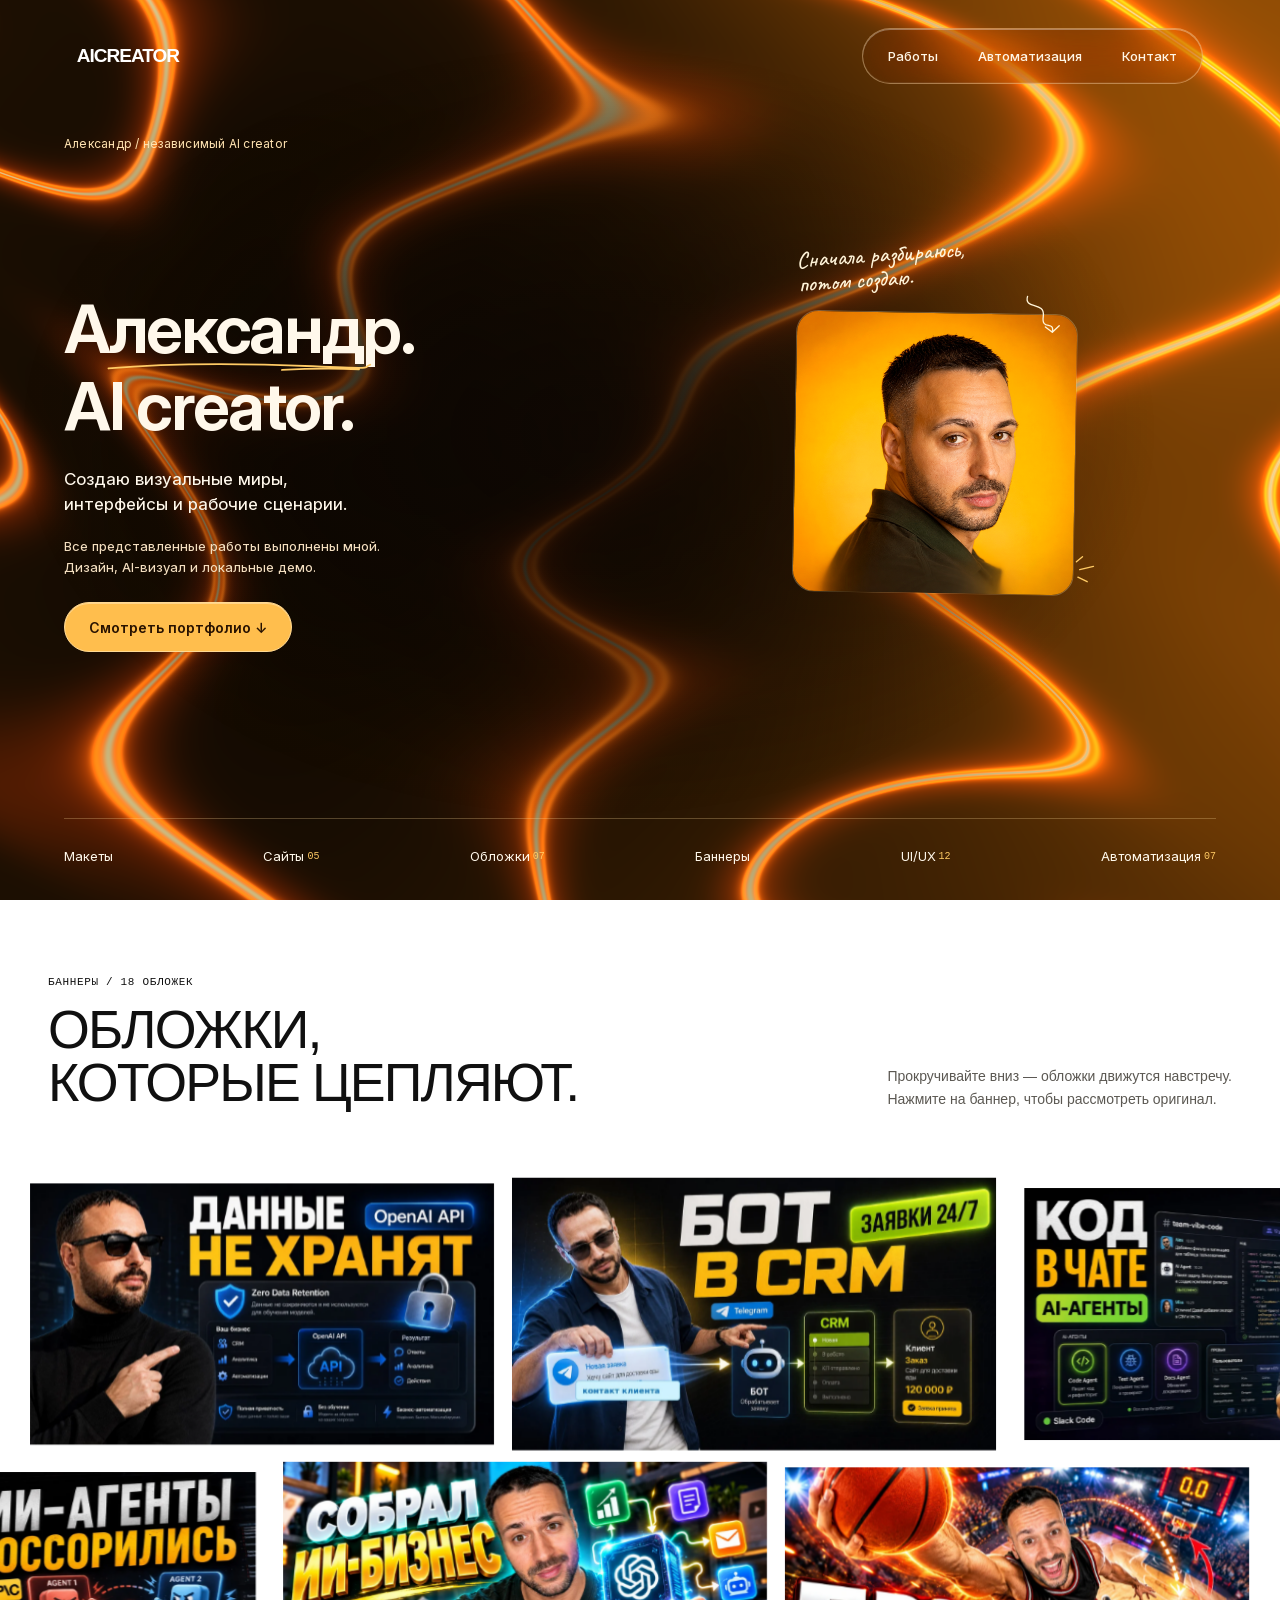
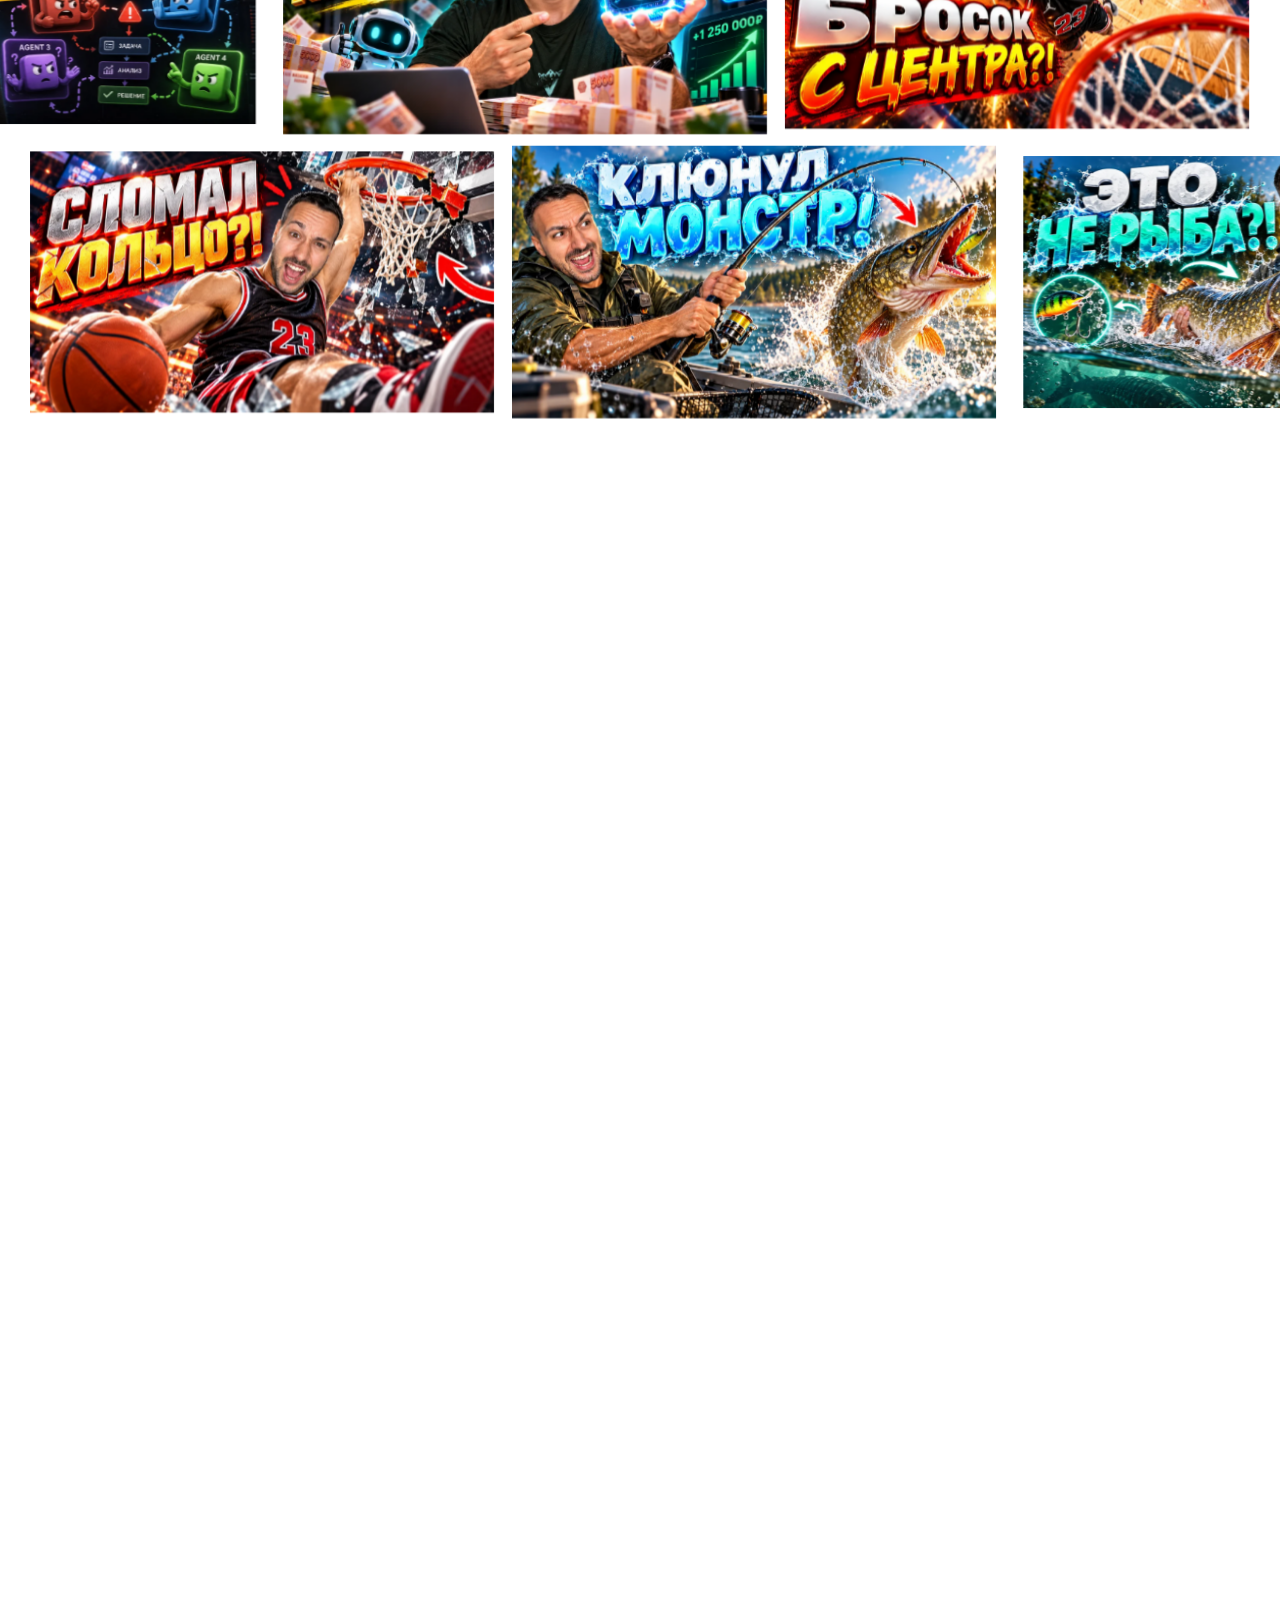
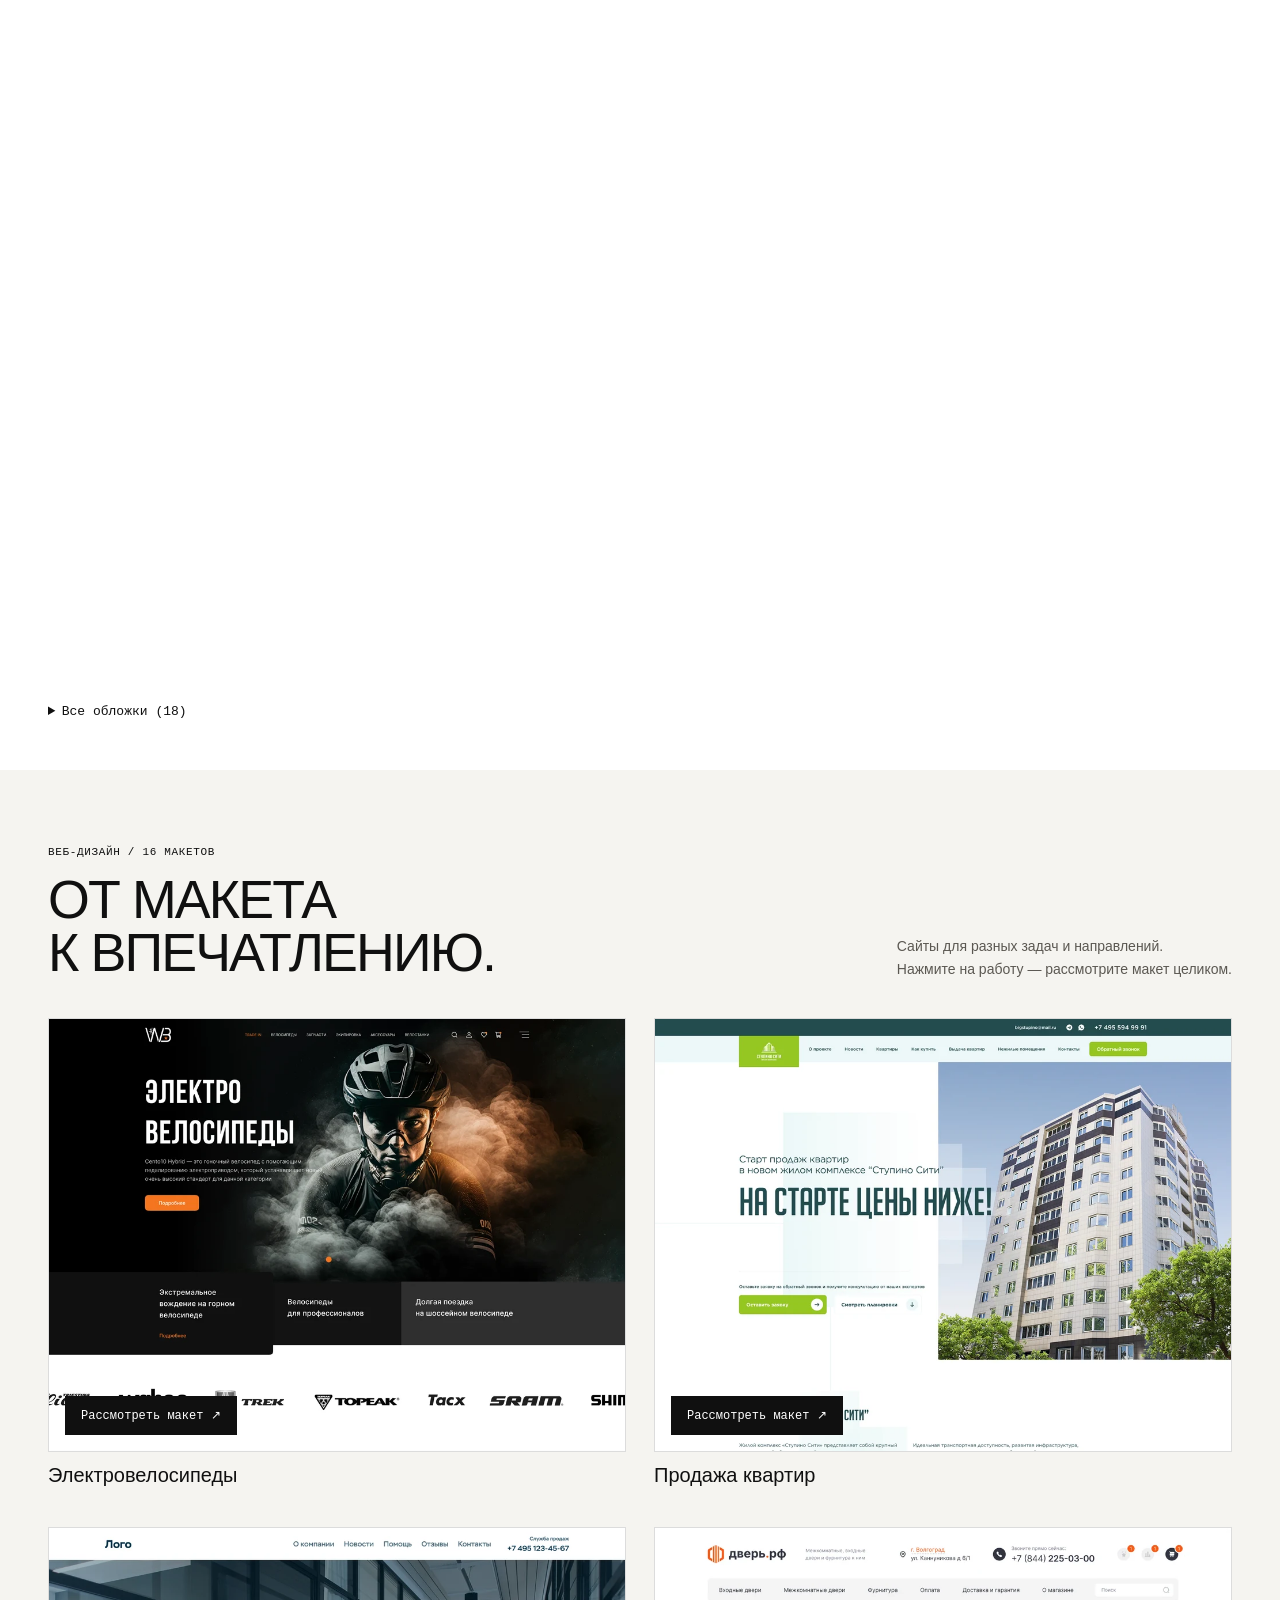
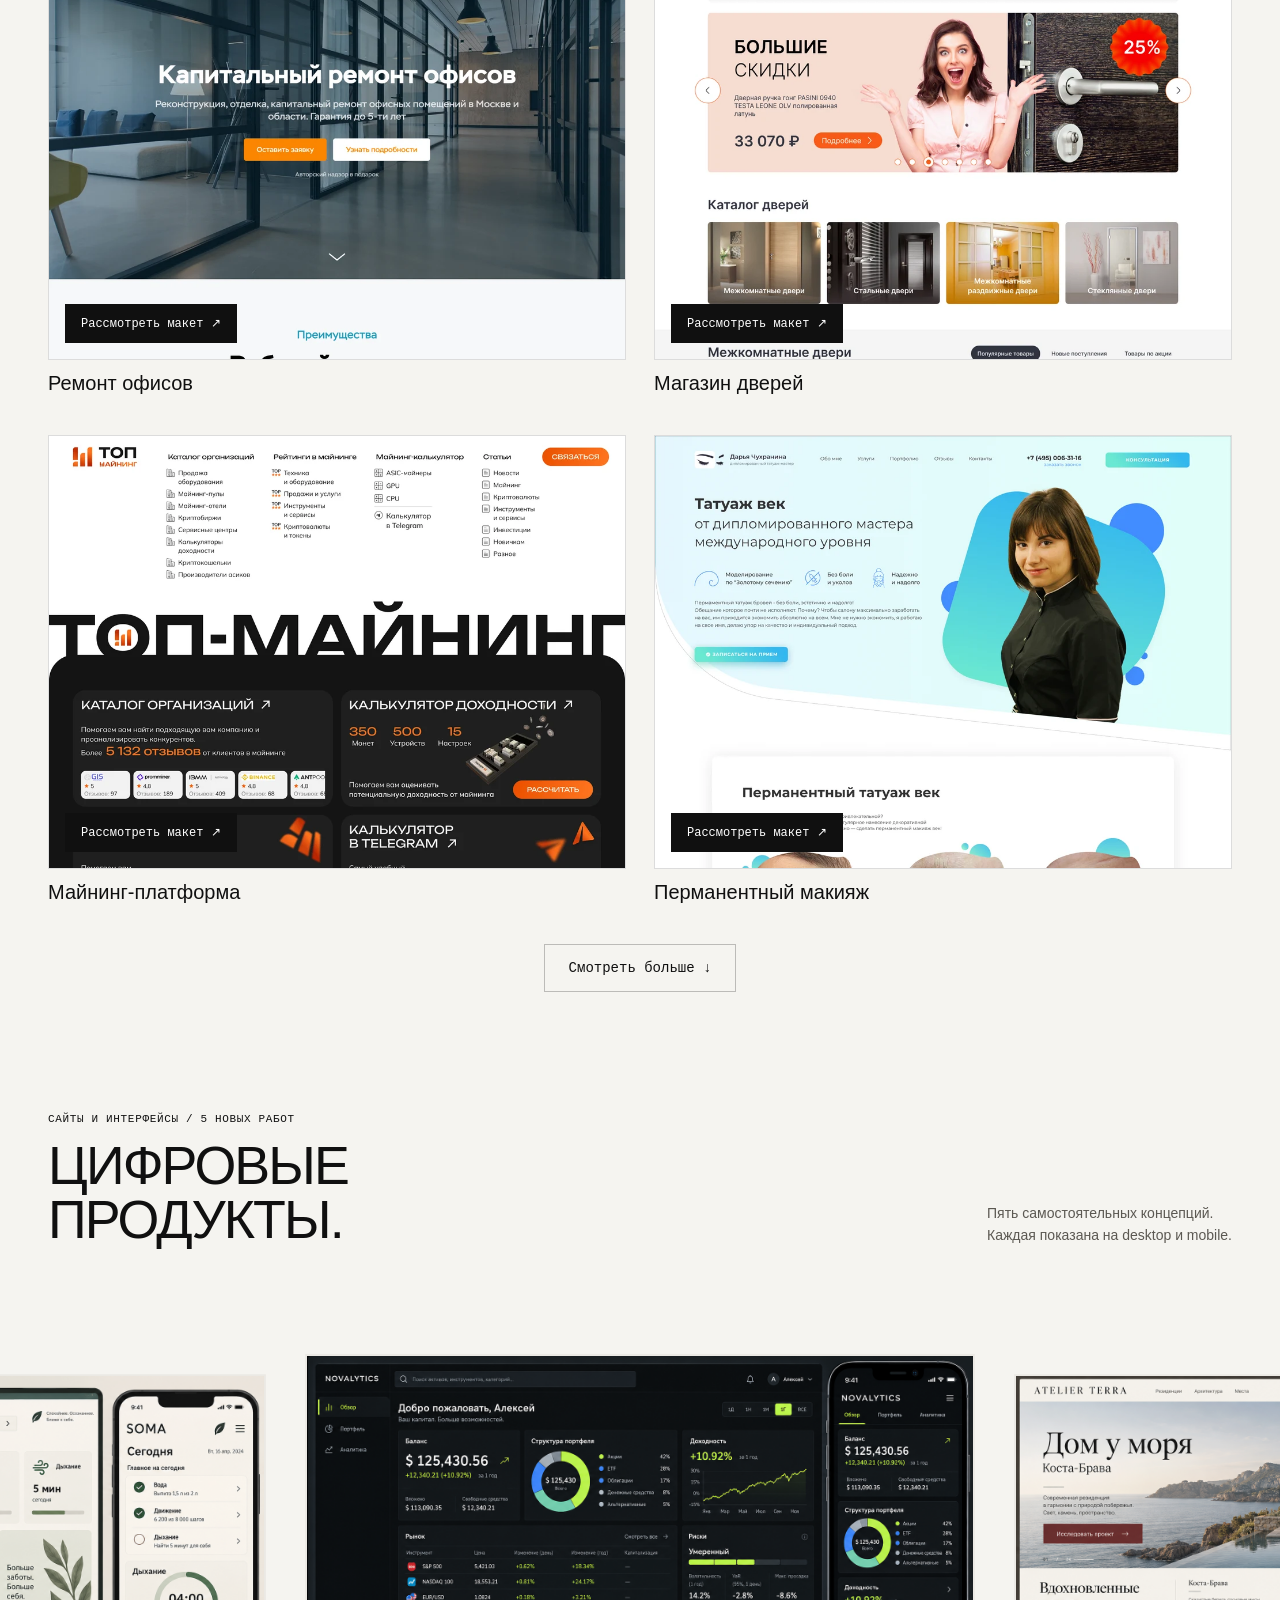
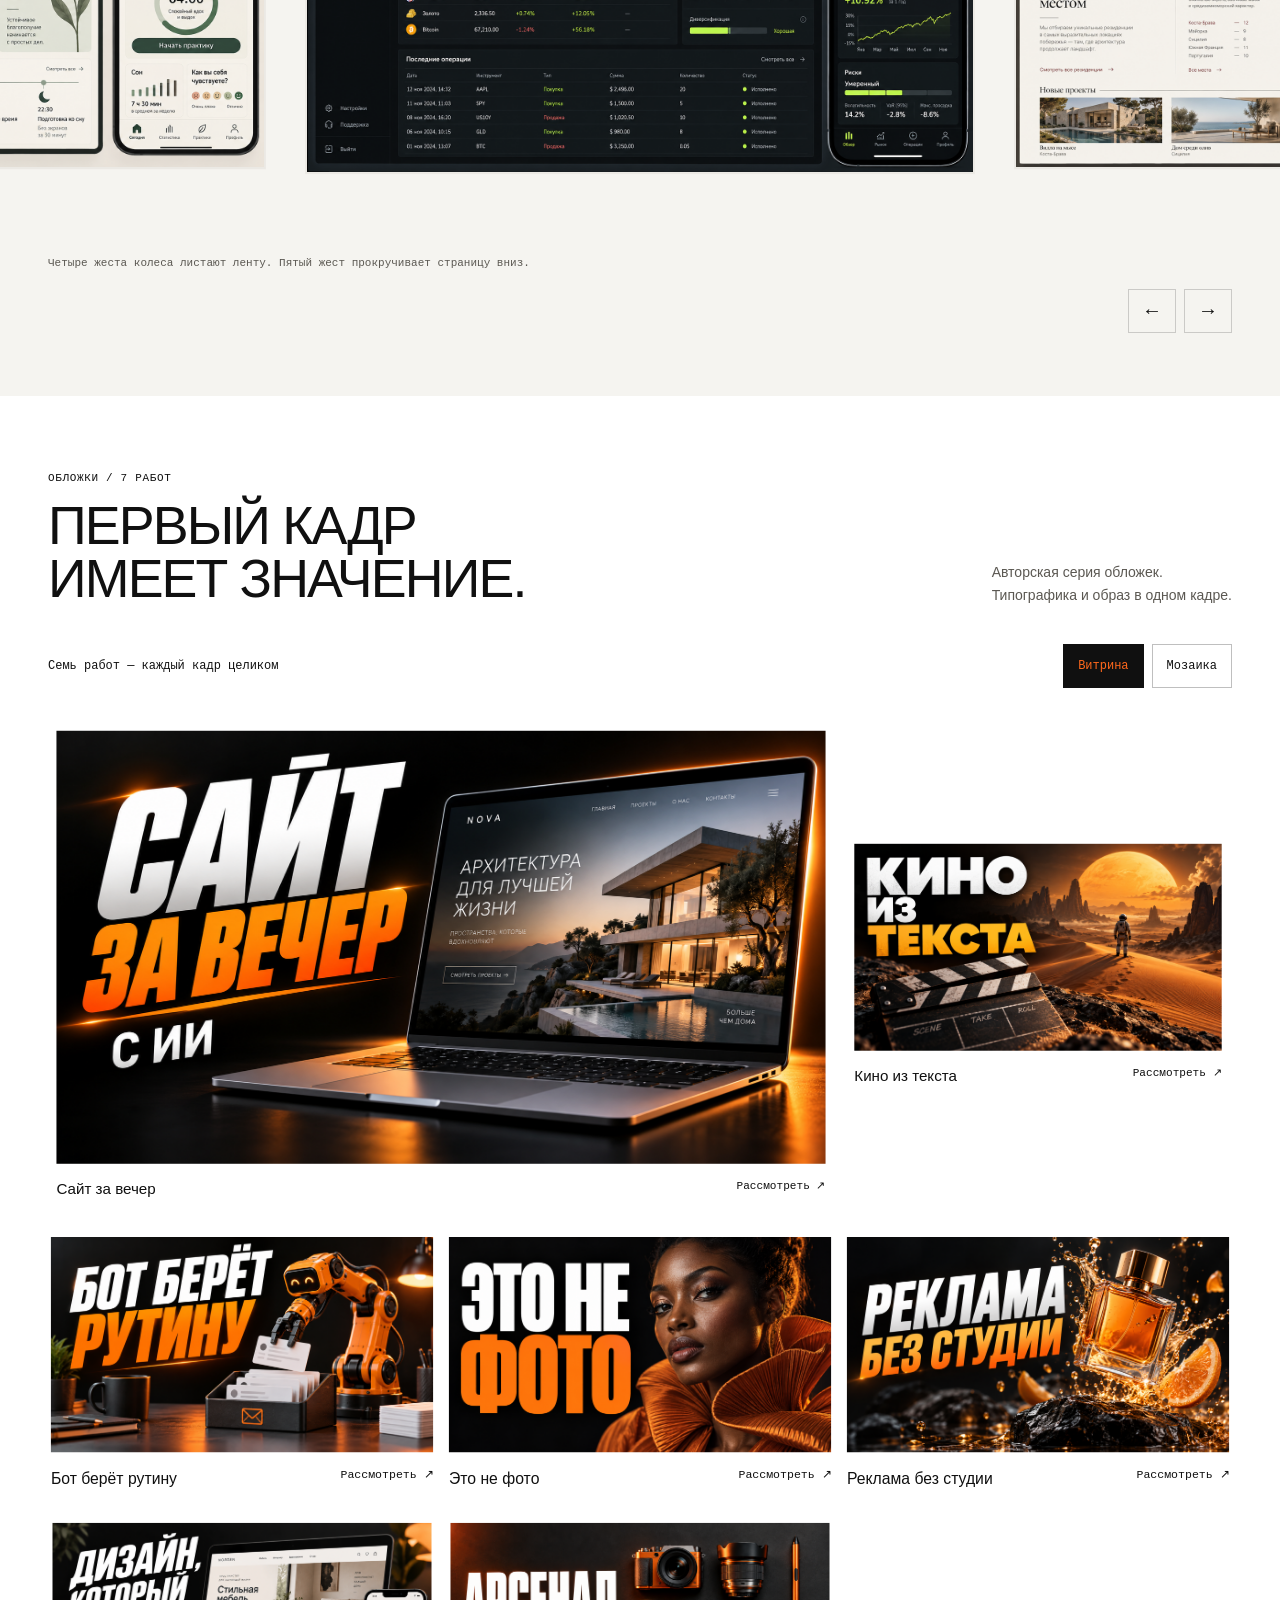
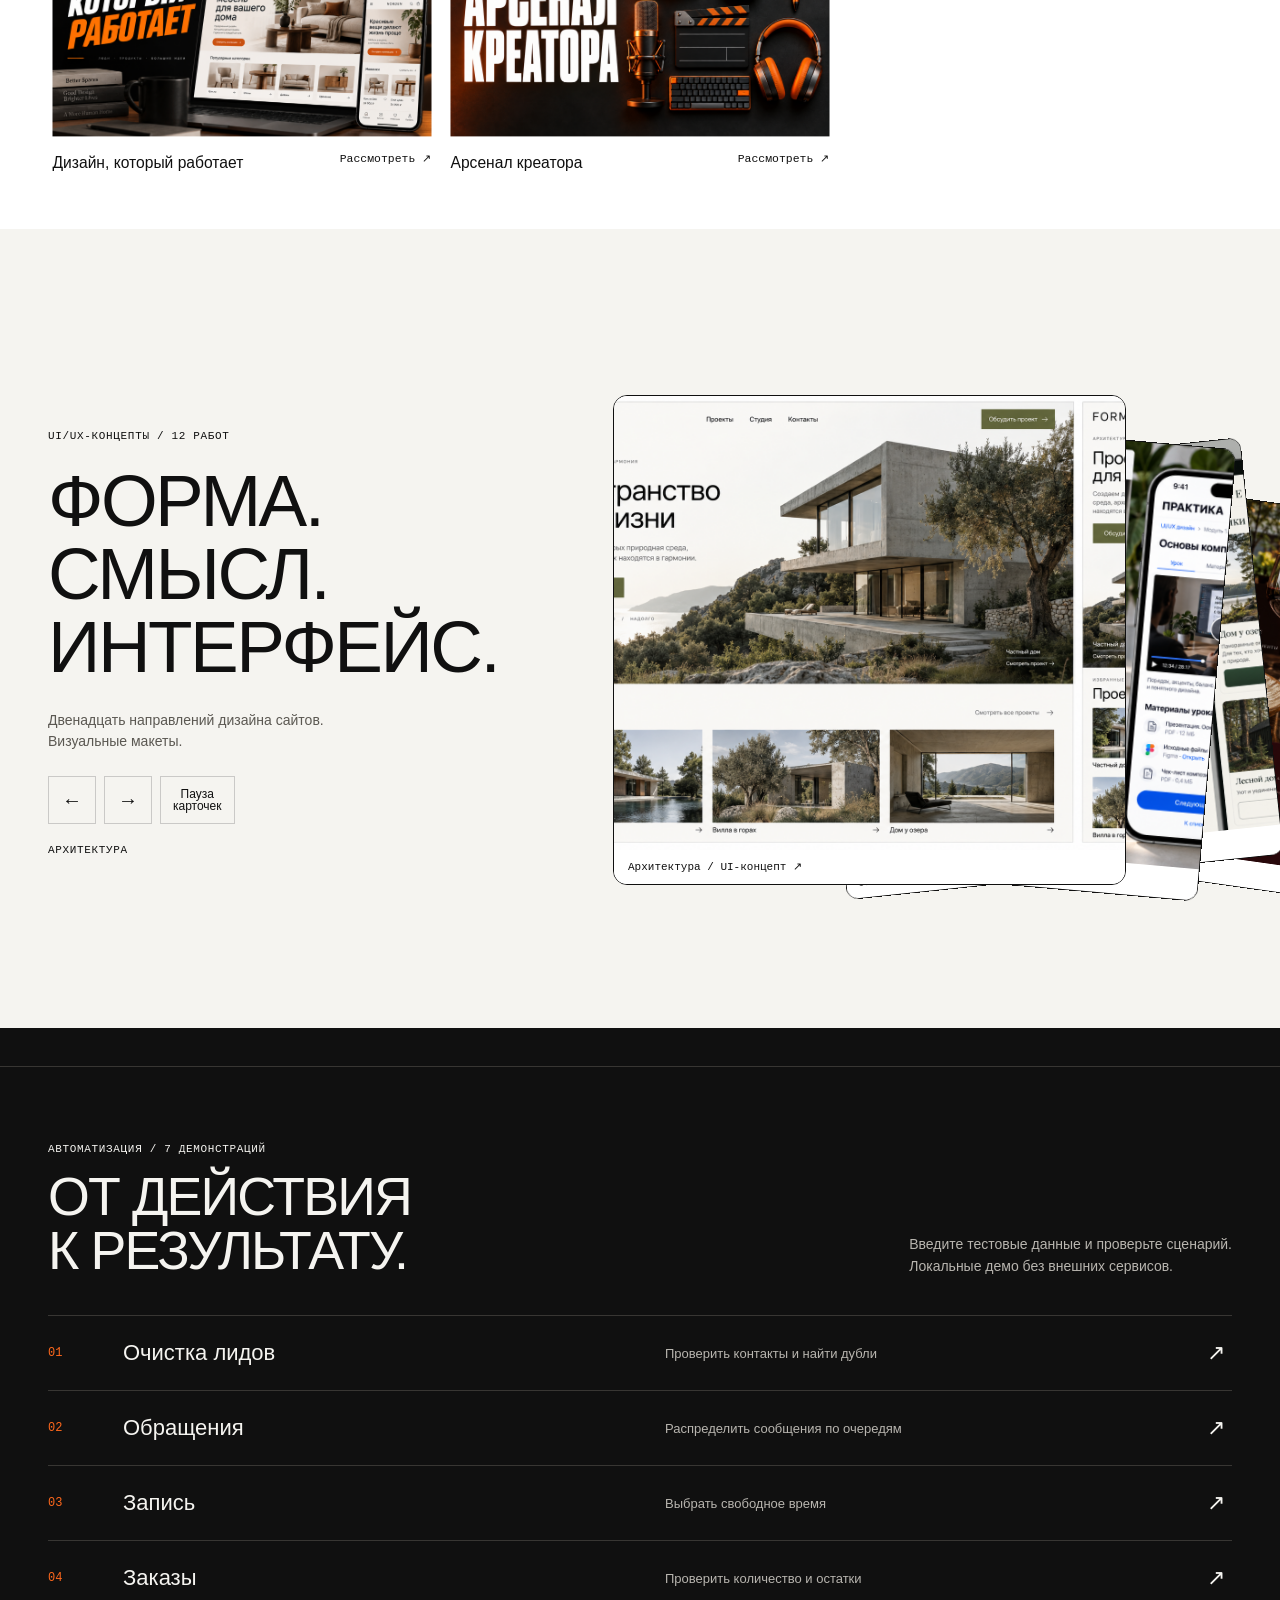
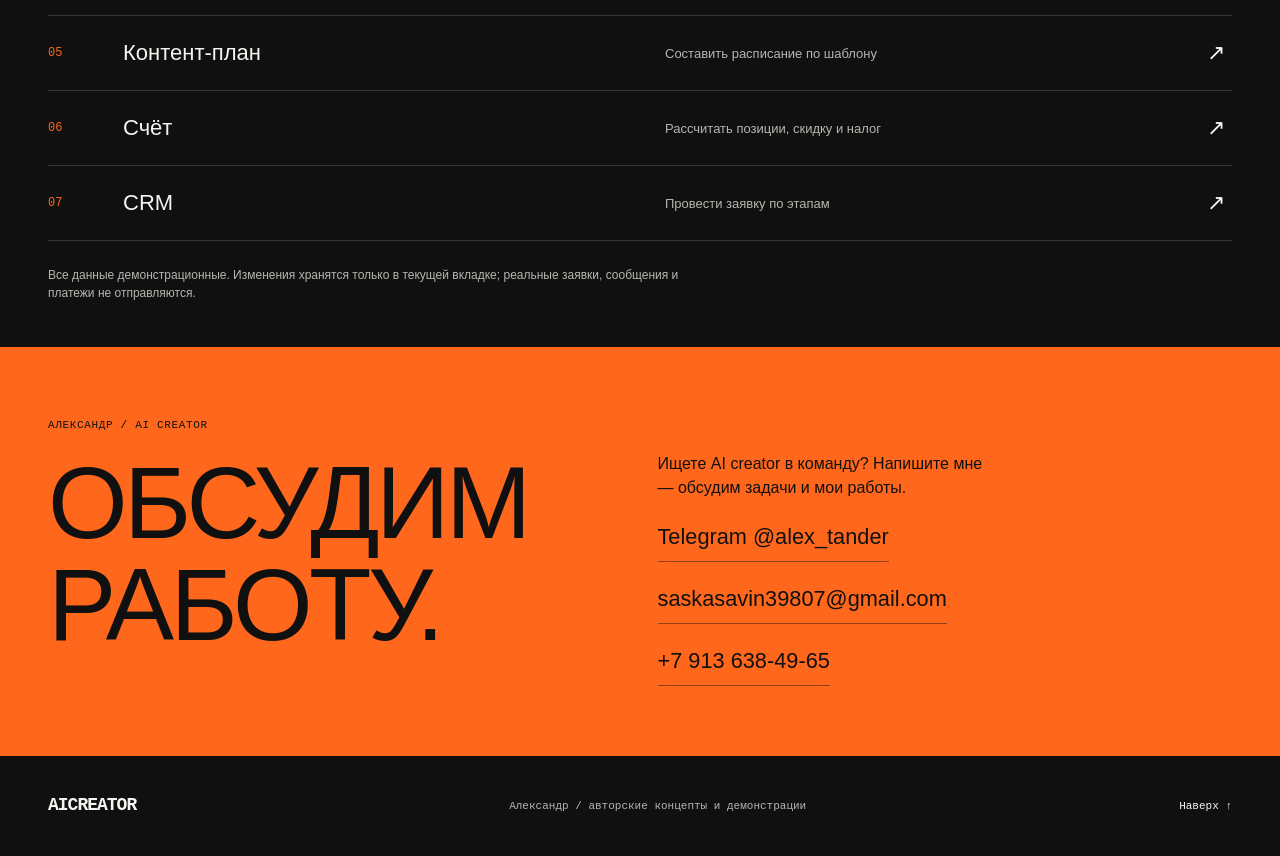
<file: index.html>
<!doctype html><html lang="ru"><meta charset="utf-8"><meta name="viewport" content="width=device-width,initial-scale=1"><meta http-equiv="refresh" content="0;url=./site/index.html"><title>Александр — AI creator</title><script>location.replace("./site/index.html"+location.search+location.hash)</script><a href="./site/index.html">Открыть портфолио</a></html>
</file>
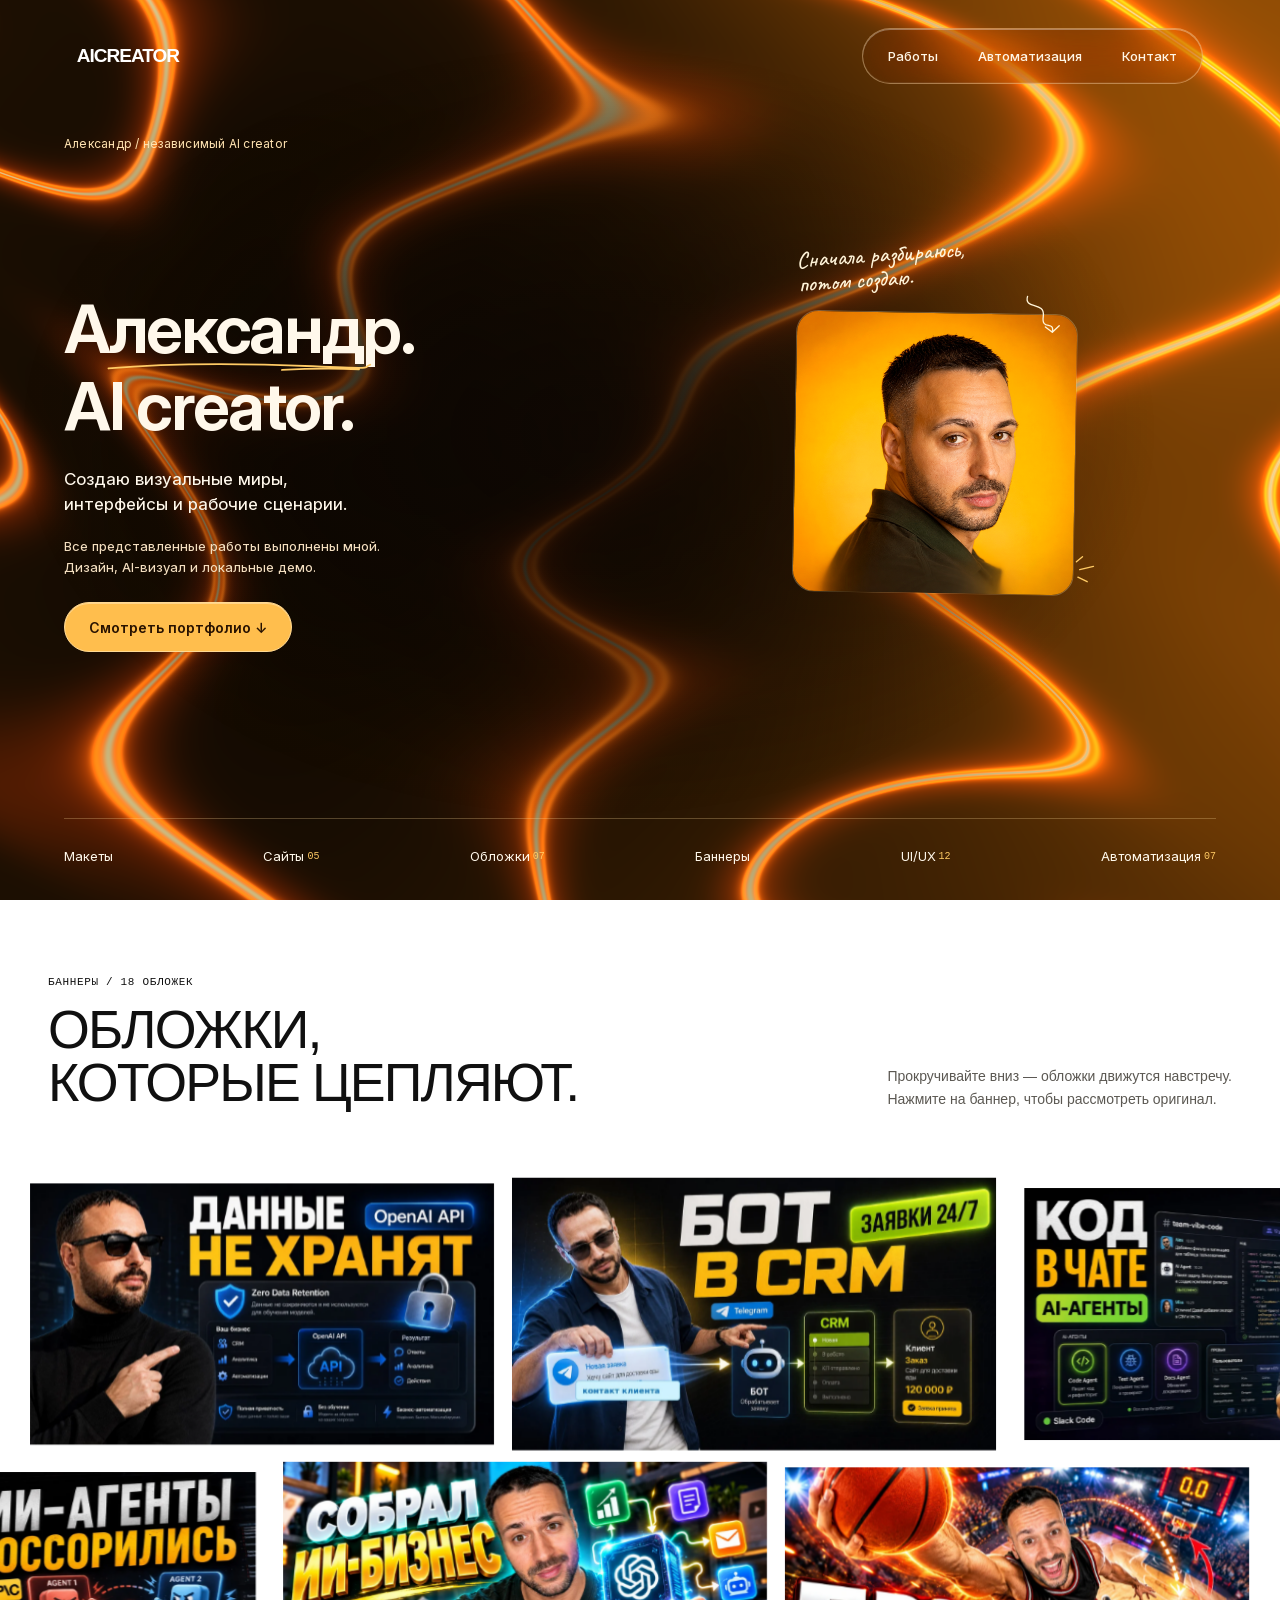
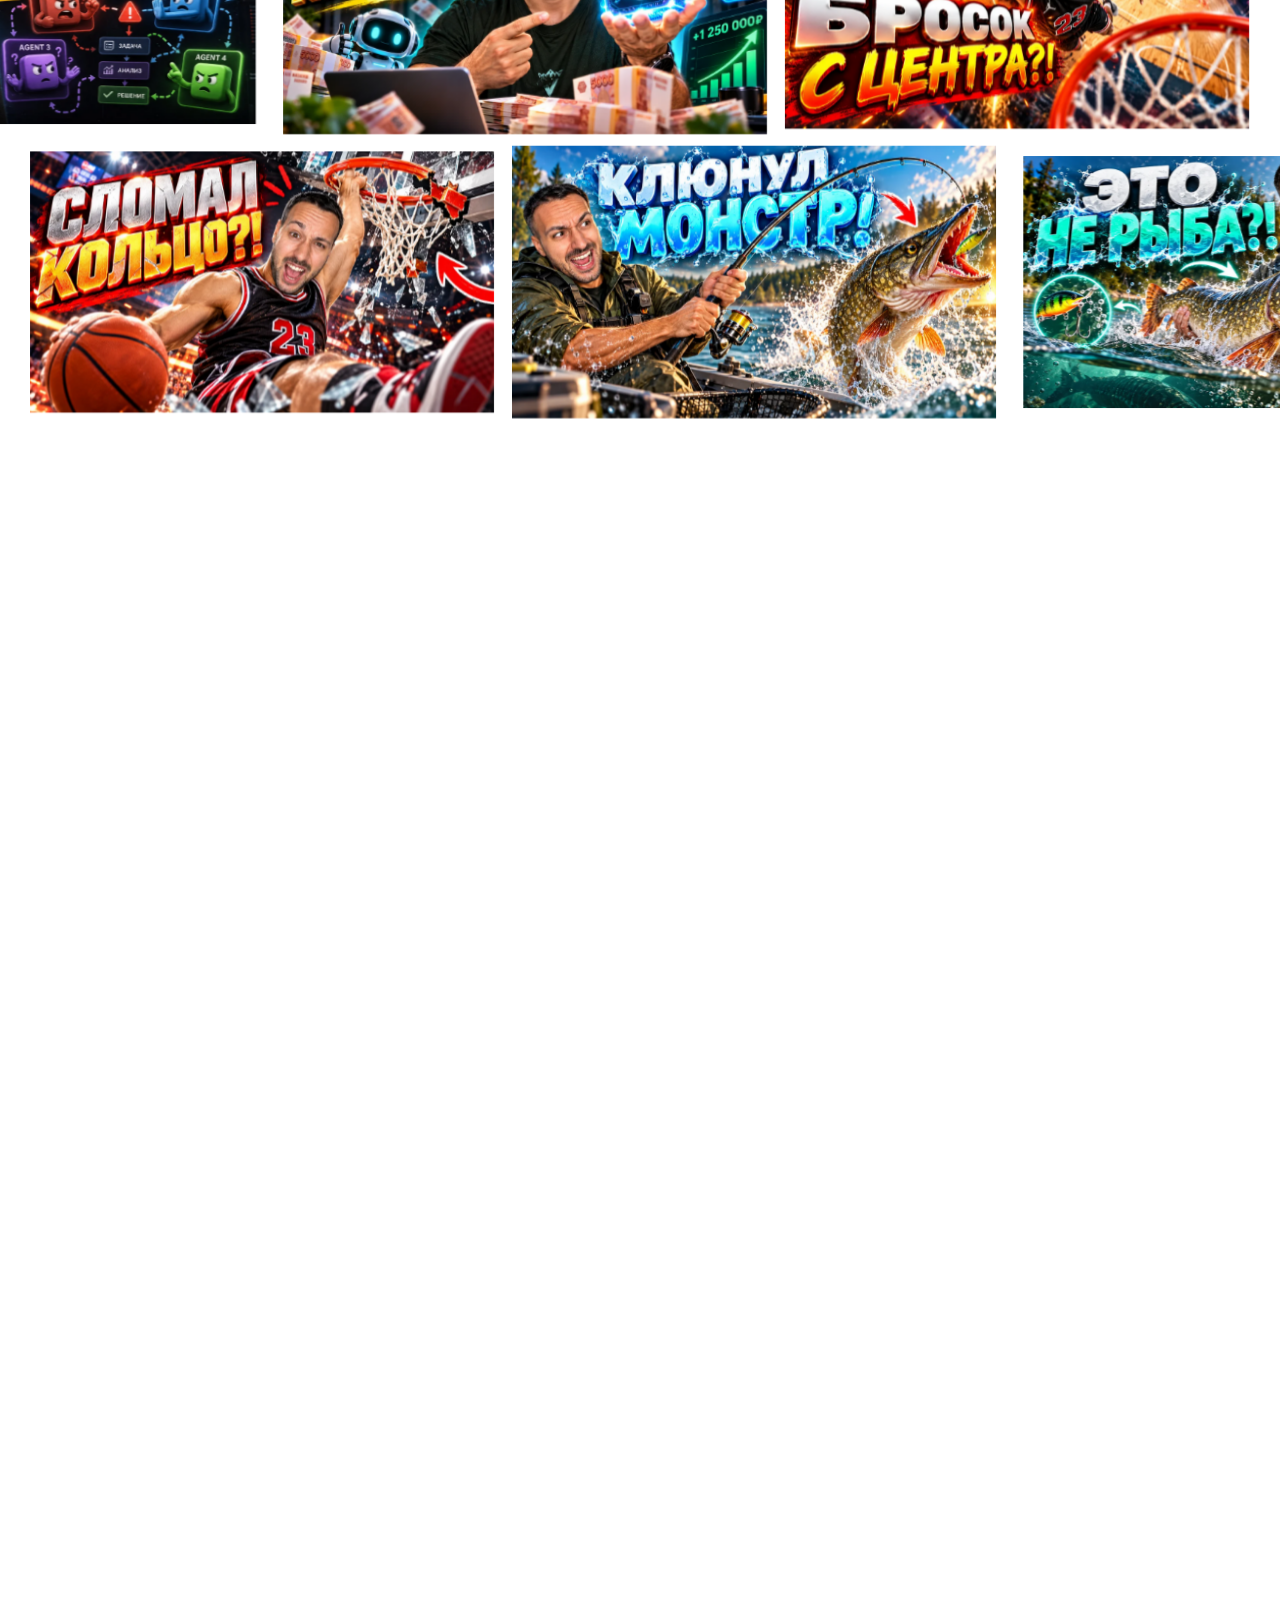
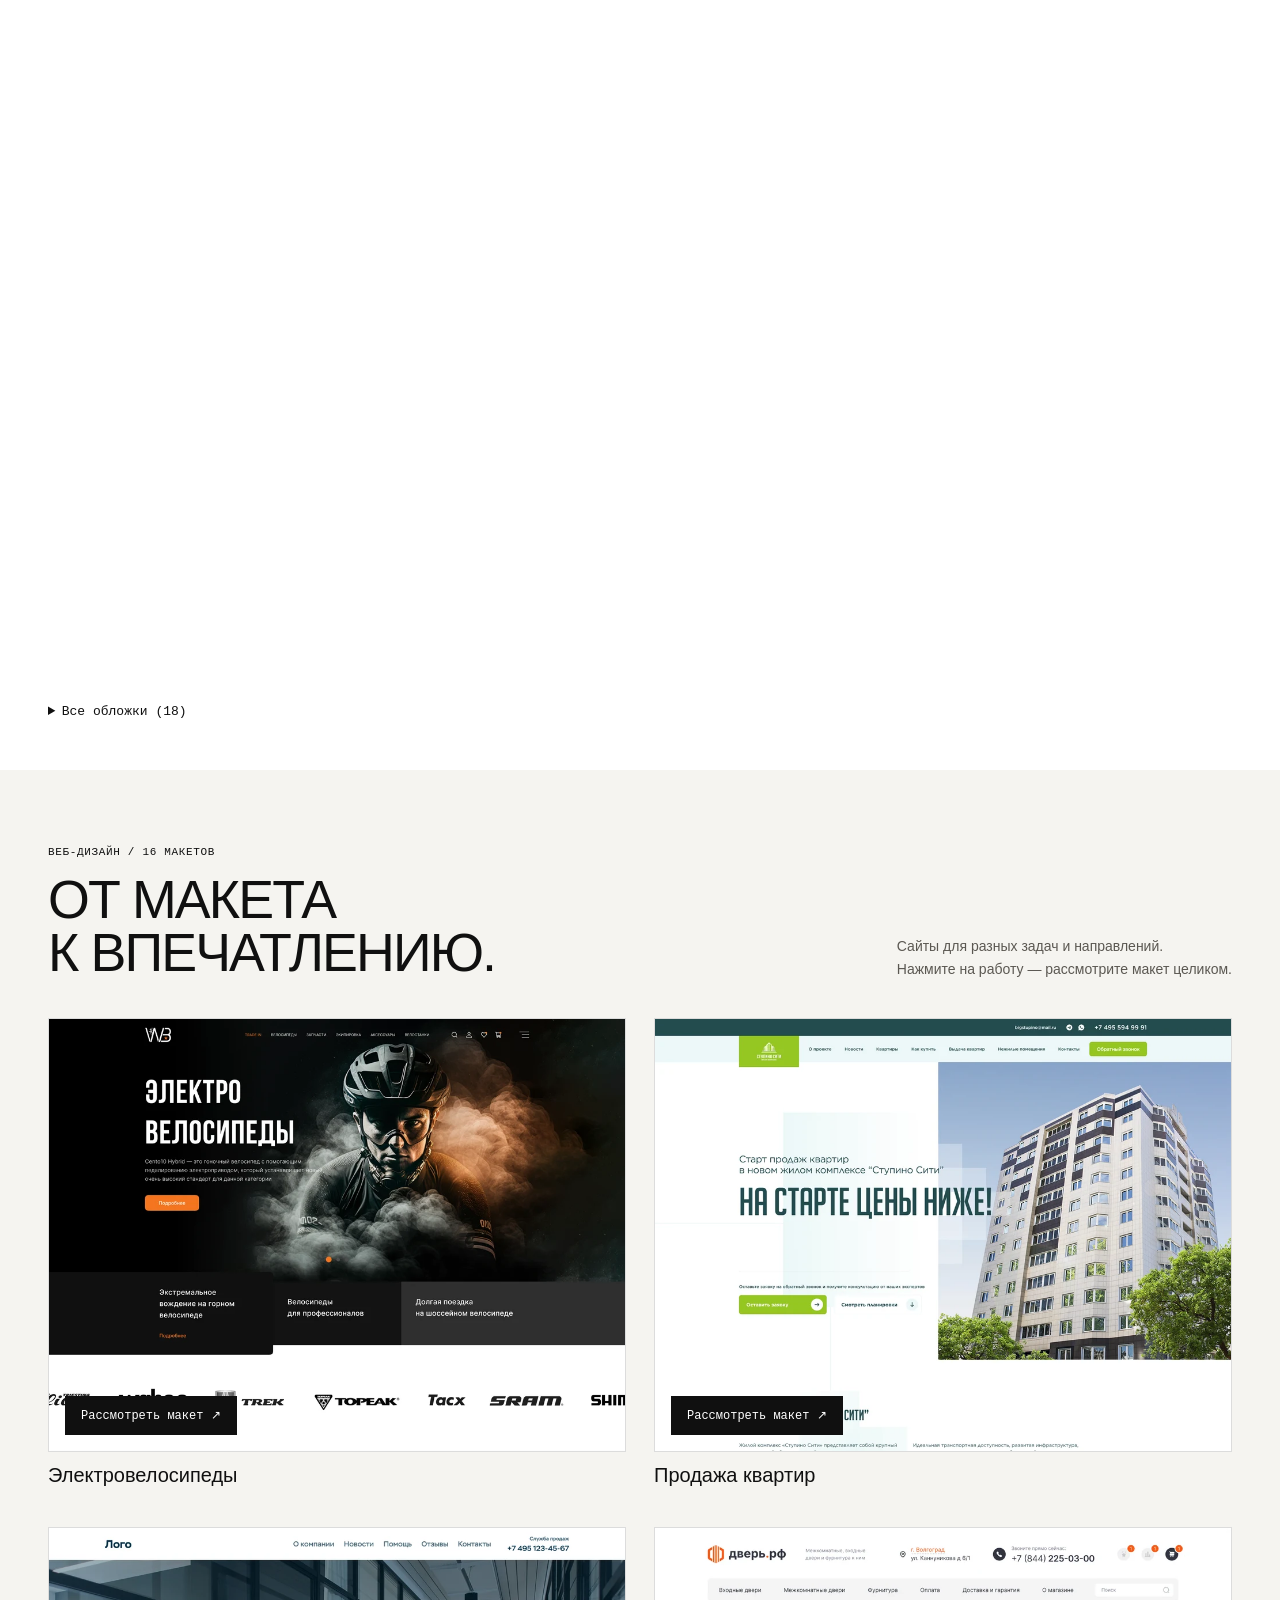
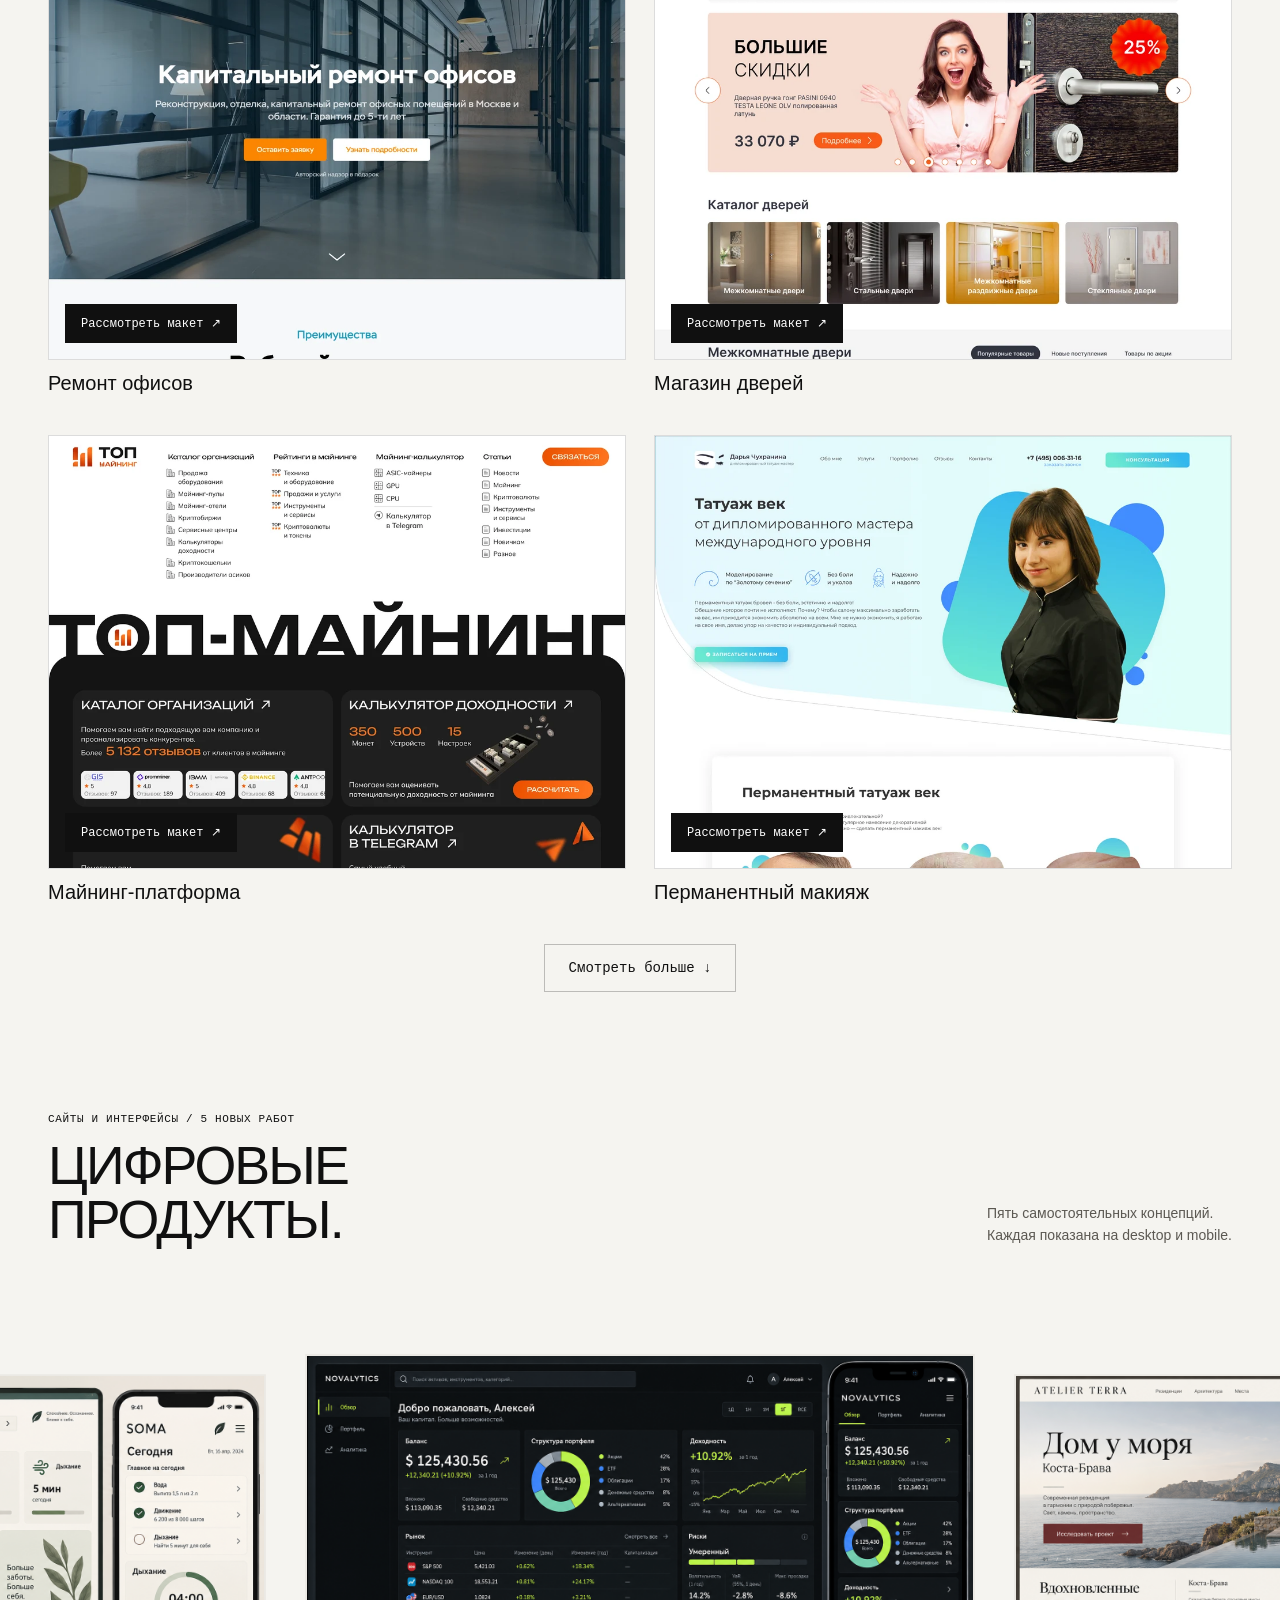
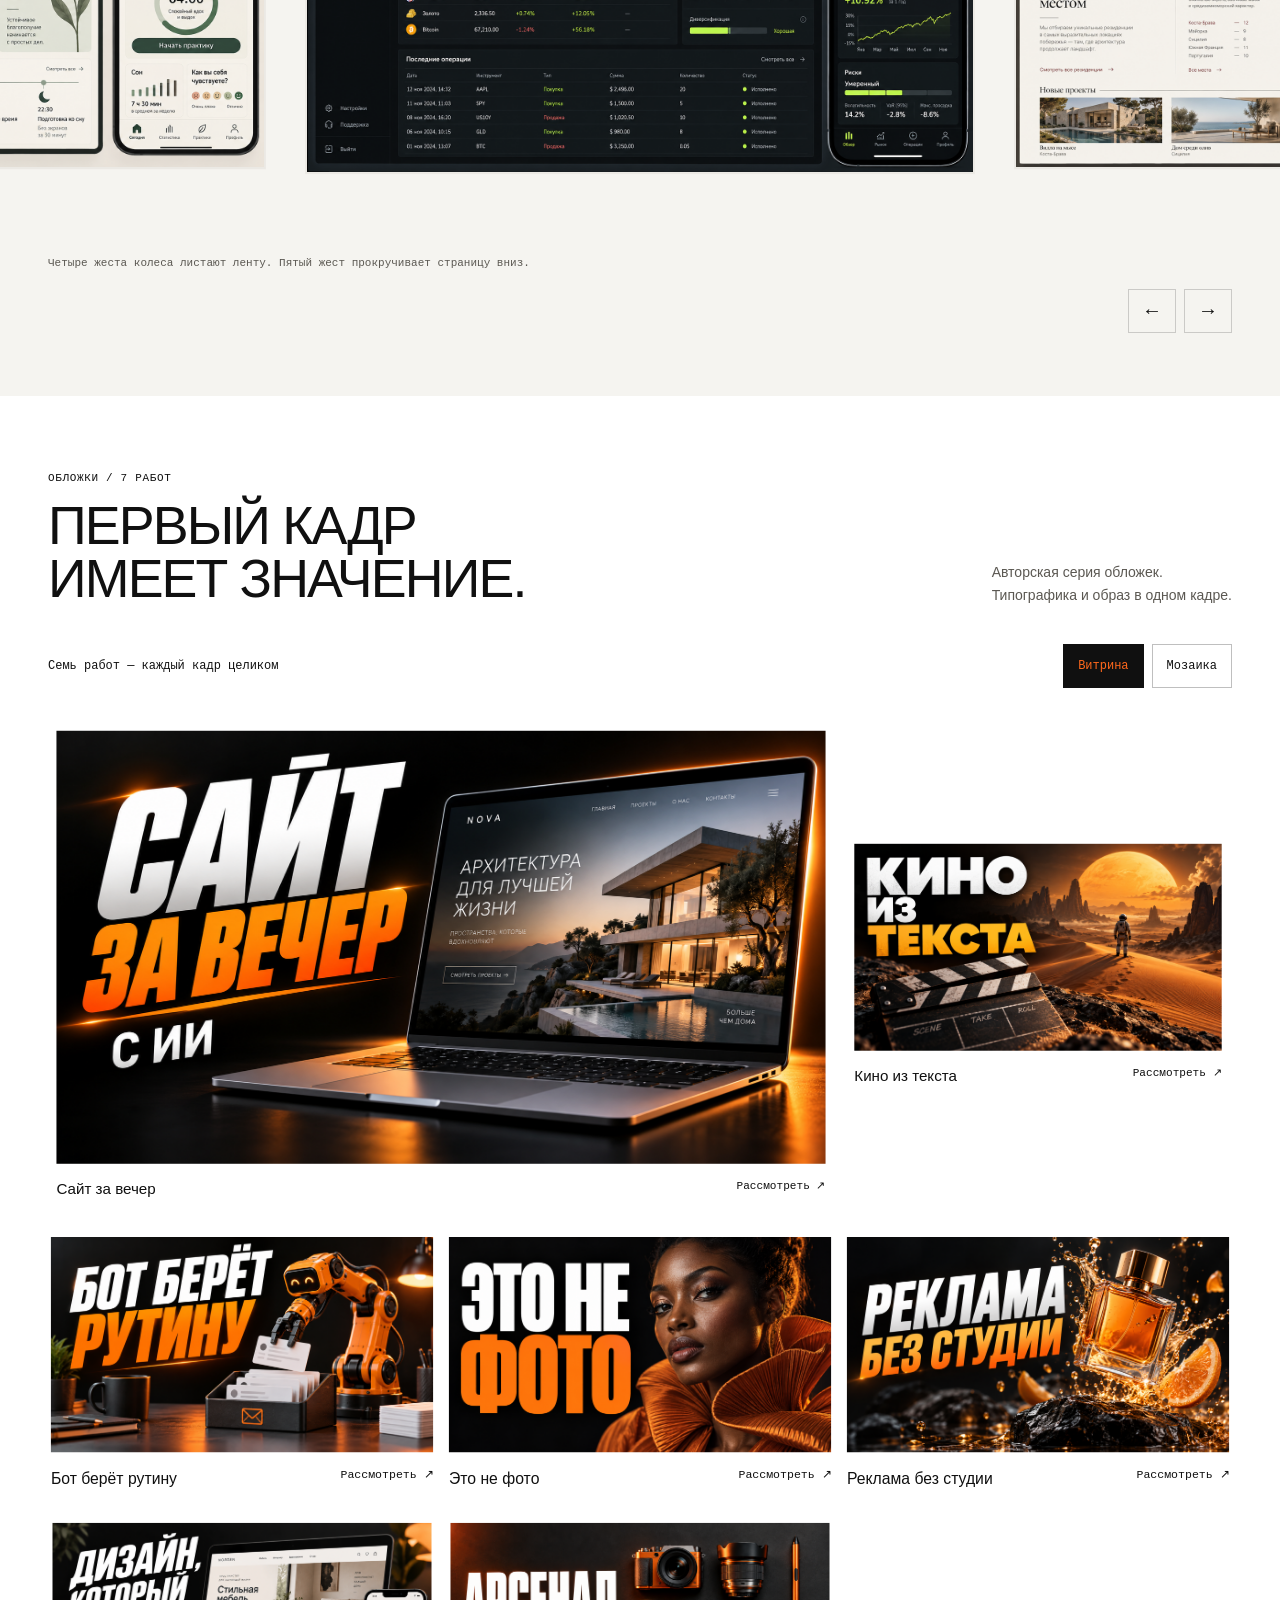
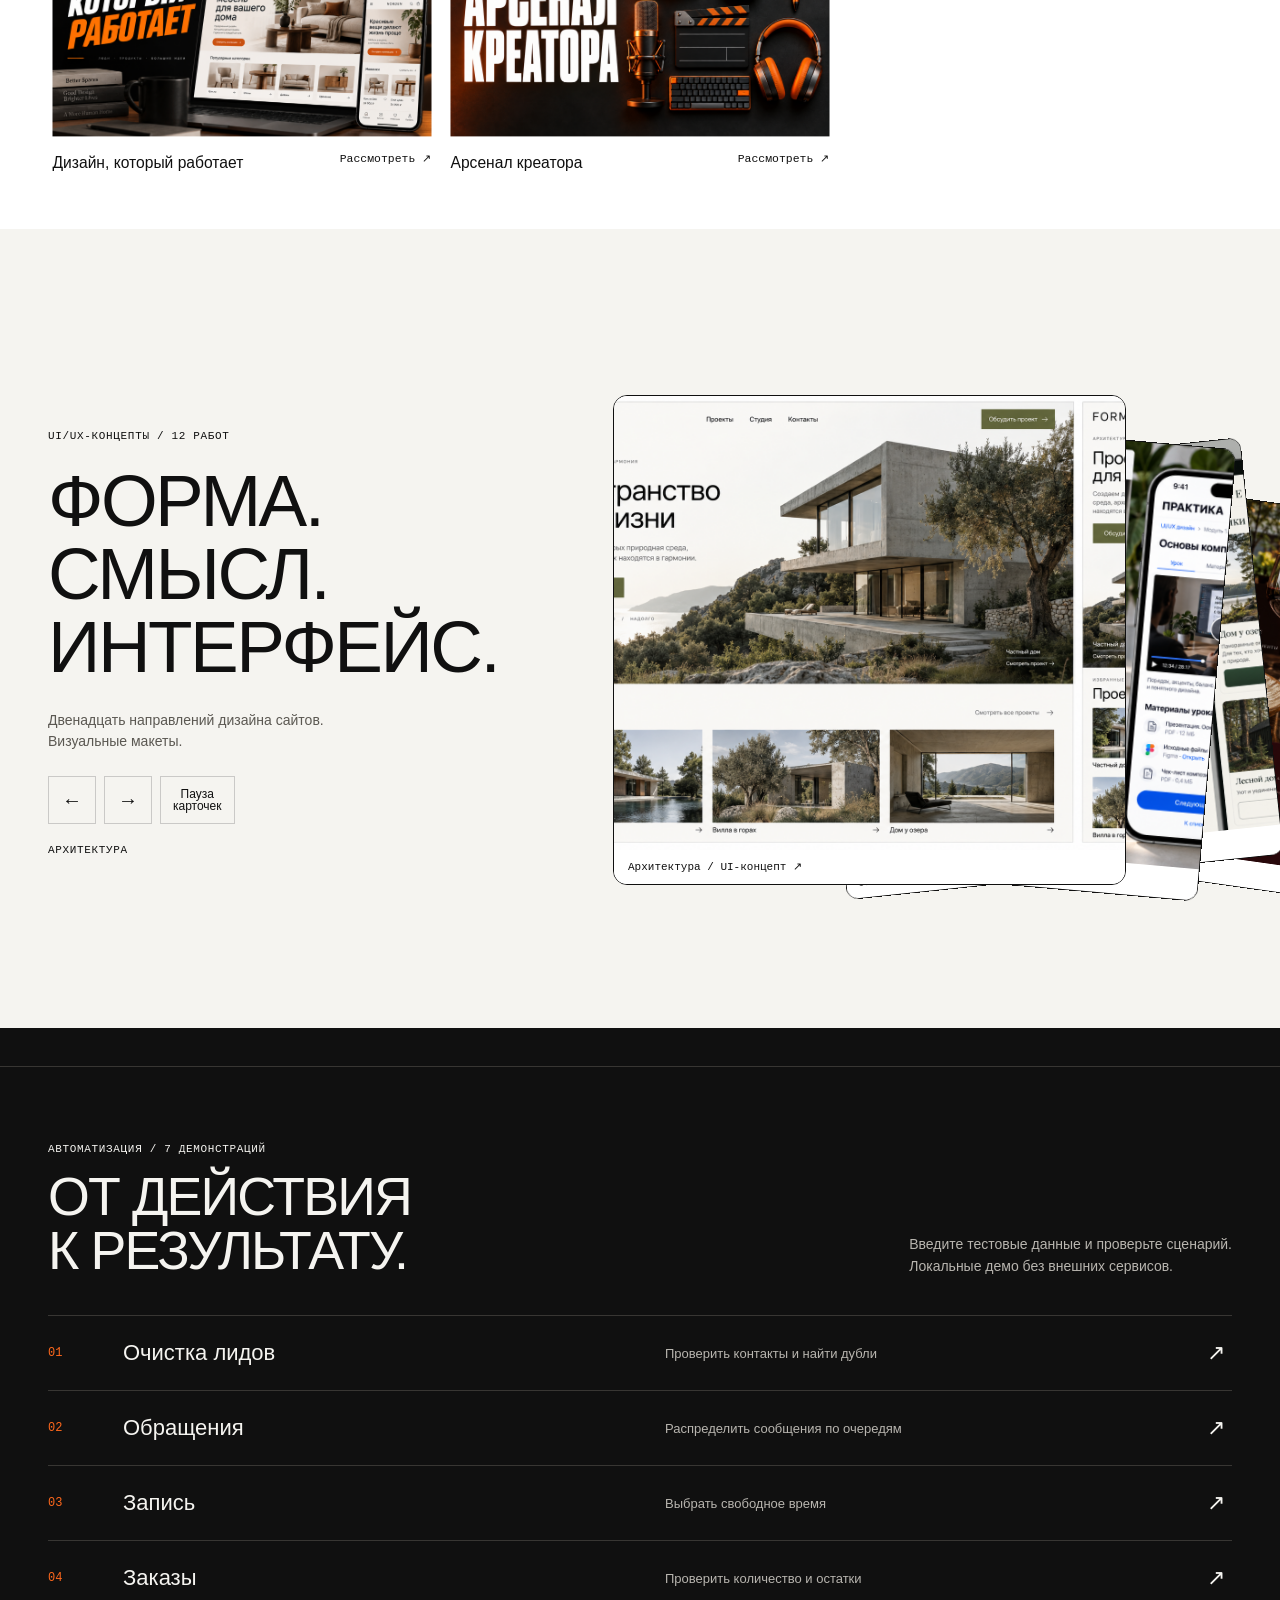
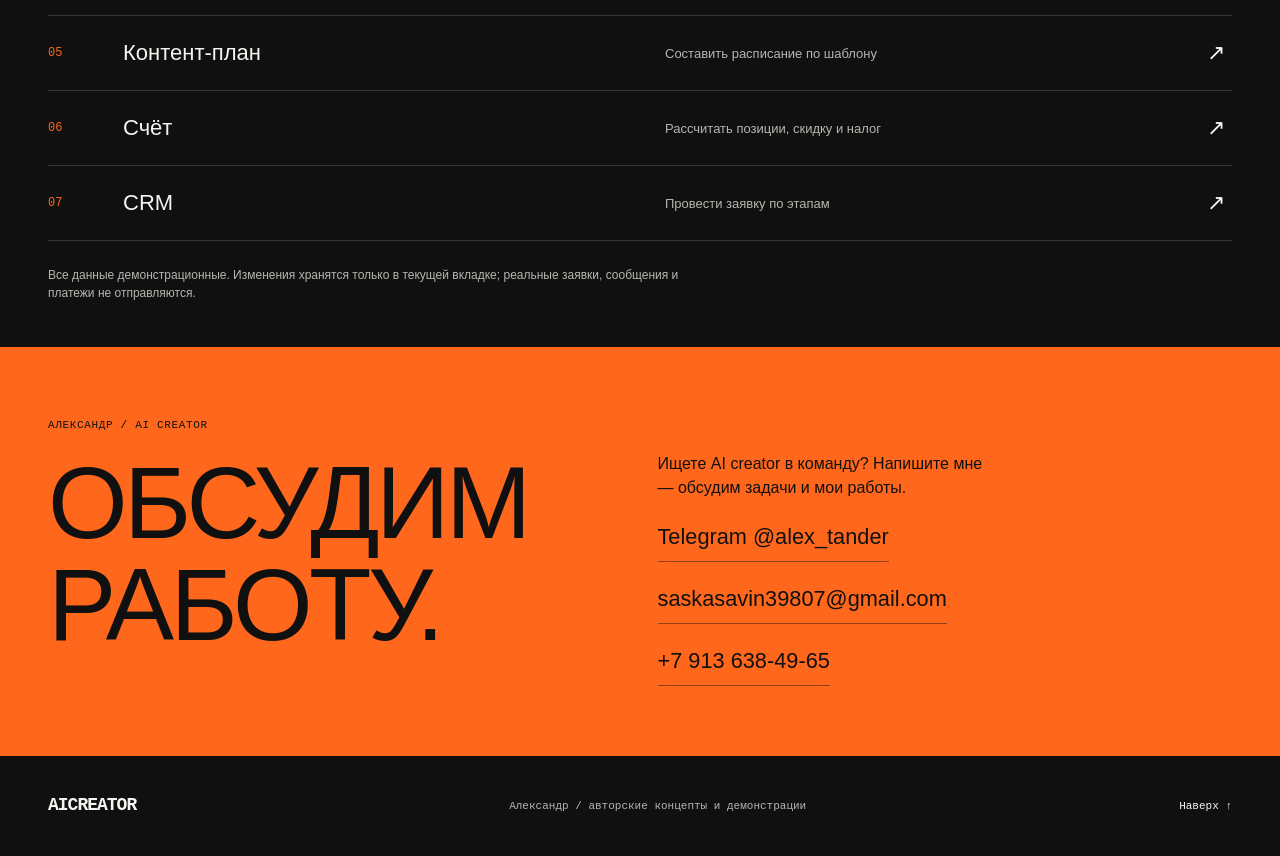
<file: site/index.html>
<!doctype html>
<html lang="ru"><head><meta charset="utf-8"><meta name="viewport" content="width=device-width,initial-scale=1,viewport-fit=cover"><meta name="description" content="Александр — AI creator. Портфолио для работодателей: веб-дизайн, AI-визуал, обложки и демонстрации автоматизации."><meta name="theme-color" content="#101010"><link rel="icon" href="data:image/svg+xml,%3Csvg xmlns='http://www.w3.org/2000/svg' viewBox='0 0 64 64'%3E%3Cpath fill='%23ff681c' d='M0 0h64v64H0z'/%3E%3Ctext x='8' y='45' font-family='Arial' font-weight='900' font-size='39'%3EAI%3C/text%3E%3C/svg%3E"><title>Александр / AI Creator</title><link rel="stylesheet" href="styles.css?v=96ab6bb46bbf"><link rel="stylesheet" href="hero-liquid.css?v=96ab6bb46bbf"><link rel="stylesheet" href="hero-amber.css?v=96ab6bb46bbf"><link rel="stylesheet" href="hero-portrait.css?v=96ab6bb46bbf"><link rel="stylesheet" href="hero-screen.css?v=96ab6bb46bbf"><link rel="stylesheet" href="hero-copy.css?v=96ab6bb46bbf"><link rel="stylesheet" href="hero-portrait-morph.css?v=96ab6bb46bbf"><link rel="stylesheet" href="responsive-polish.css?v=96ab6bb46bbf"></head>
<body><a class="skip-link" href="#figma">К работам</a>
<header class="site-header"><a class="brand" href="#top">AI<span>CREATOR</span></a><nav aria-label="Навигация"><a href="#figma">Работы</a><a href="#automation">Автоматизация</a><a href="#contact">Контакт ↗</a></nav><button id="motion-toggle" type="button" aria-pressed="false" hidden>Пауза движения</button></header>
<main id="top"><section class="intro hero-intro"><template id="hero-legacy-media"><div class="hero-media" aria-hidden="true"><img src="assets/hero-alexander-cinematic-grain-20261001-poster.jpg" alt="" decoding="async" fetchpriority="high"><video id="hero-video" autoplay muted loop playsinline preload="metadata" poster="assets/hero-alexander-cinematic-grain-20261001-poster.jpg"><source src="assets/videos/hero-alexander-cinematic-grain-20261001.mp4" type="video/mp4"></video><span class="hero-light"></span><span class="hero-smoke"></span></div></template><div class="hero-content"><p class="eyebrow">Александр / независимый AI creator</p><div class="intro-line"><h1><span class="hero-title-line hero-title-line-a">Идея. Образ.</span><span class="hero-title-line hero-title-line-b">Движение<span class="hero-title-dot">.</span></span></h1><div class="intro-note"><p>Создаю визуальные миры,<br>интерфейсы и рабочие сценарии.</p><p class="muted">Все представленные работы выполнены мной.<br>Дизайн, AI-визуал и локальные демо.</p><a href="#figma" class="arrow-link">Смотреть портфолио ↓</a></div></div><nav class="discipline-nav" aria-label="Направления"><a href="#sites">Сайты <sup>05</sup></a><a href="#covers">Обложки <sup>07</sup></a><a href="#ads" hidden>Реклама <sup>07</sup></a><a href="#ui">UI/UX <sup>12</sup></a><a href="#video" hidden>AI-видео <sup>07</sup></a><a href="#automation">Автоматизация <sup>07</sup></a></nav></div></section>
<section id="sites" class="work-section light sites-section"><div class="section-heading"><div><p class="eyebrow">Сайты и интерфейсы / 5 новых работ</p><h2>Цифровые<br>продукты.</h2></div><p>Пять самостоятельных концепций.<br>Каждая показана на desktop и mobile.</p></div><div id="site-showcase" class="site-showcase ribbon-stage motion-stage" aria-label="Анимированная лента сайтов и мобильных интерфейсов"></div><div class="stage-toolbar"><span id="site-showcase-label"></span><div><button data-step="sites:-1" aria-label="Предыдущий сайт или интерфейс">←</button><button data-step="sites:1" aria-label="Следующий сайт или интерфейс">→</button></div></div></section>
<section id="covers" class="work-section light"><div class="section-heading"><div><p class="eyebrow">Обложки / 7 работ</p><h2>Первый кадр<br>имеет значение.</h2></div><p>Авторская серия обложек.<br>Типографика и образ в одном кадре.</p></div><div id="mosaic-stage" class="mosaic-stage motion-stage" aria-label="Мозаика обложек"><div class="mosaic-field"></div></div><div class="stage-toolbar"><span>Откройте любую работу ниже</span><div><button data-step="mosaic:-1" aria-label="Предыдущая композиция мозаики">←</button><button data-step="mosaic:1" aria-label="Следующая композиция мозаики">→</button></div></div><div class="catalogue" data-catalogue="cover"></div></section>
<section id="ads" class="work-section" hidden><div class="section-heading"><div><p class="eyebrow">Рекламные концепты / 7 работ</p><h2>Образ,<br>который остаётся.</h2></div><p>Предметная реклама, fashion и интерьер.<br>Самостоятельные концепты для портфолио.</p></div><div id="poster-stage" class="poster-stage motion-stage" aria-label="Смена рекламных постеров"><div class="poster-panel poster-current"></div><div class="poster-panel poster-next"></div><button id="poster-open" class="stage-open" type="button">Открыть оригинал ↗</button></div><div class="stage-toolbar"><span id="poster-label"></span><div><button data-step="poster:-1" aria-label="Предыдущий рекламный концепт">←</button><button data-step="poster:1" aria-label="Следующий рекламный концепт">→</button></div></div></section>
<section id="ui" class="work-section light"><div id="ui-stage" class="ui-stage motion-stage"><div class="ui-statement"><p class="eyebrow">UI/UX-концепты / 12 работ</p><h2>Форма.<br>Смысл.<br>Интерфейс.</h2><p>Двенадцать направлений дизайна сайтов.<br>Визуальные макеты.</p><div class="ui-controls"><button data-step="ui:-1" aria-label="Предыдущий UI/UX-концепт">←</button><button data-step="ui:1" aria-label="Следующий UI/UX-концепт">→</button></div><p id="ui-label" class="eyebrow"></p></div><div class="ui-deck" aria-label="Стопка концептов интерфейсов"></div></div></section>
<section id="video" class="work-section" hidden><div class="section-heading"><div><p class="eyebrow">AI-видео / 7 сгенерированных работ</p><h2>Кадр<br>продолжается.</h2></div><p>Семь готовых пятисекундных AI-анимаций.<br>Нажмите воспроизведение для просмотра.</p></div><div id="video-grid" class="video-grid"></div></section>
<section id="automation" class="work-section automation"><div class="section-heading"><div><p class="eyebrow">Автоматизация / 7 демонстраций</p><h2>От действия<br>к результату.</h2></div><p>Введите тестовые данные и проверьте сценарий.<br>Локальные демо без внешних сервисов.</p></div><div id="demo-list" class="demo-list"></div><p class="demo-note">Все данные демонстрационные. Изменения хранятся только в текущей вкладке; реальные заявки, сообщения и платежи не отправляются.</p></section>
<section id="contact" class="contact"><p class="eyebrow">Александр / AI creator</p><h2>Обсудим<br>работу.</h2><div class="contact-links"><p class="contact-intro">Ищете AI creator в команду? Напишите мне — обсудим задачи и мои работы.</p><a href="https://t.me/alex_tander" target="_blank" rel="noopener">Telegram @alex_tander ↗</a><a href="mailto:saskasavin39807@gmail.com">saskasavin39807@gmail.com ↗</a><a href="tel:+79136384965">+7 913 638-49-65 ↗</a></div></section></main>
<footer><a class="brand" href="#top">AI<span>CREATOR</span></a><p>Александр / авторские концепты и демонстрации</p><a href="#top">Наверх ↑</a></footer>
<dialog id="work-dialog" aria-labelledby="dialog-title"><div class="dialog-bar"><div><p class="eyebrow" id="dialog-category"></p><h2 id="dialog-title"></h2></div><button id="dialog-close" type="button" aria-label="Закрыть просмотр" autofocus>Закрыть ×</button></div><div class="dialog-media"></div><div class="dialog-bottom"><button id="dialog-prev" aria-label="Предыдущая работа">←</button><span id="dialog-count"></span><a id="dialog-original" target="_blank" rel="noopener">Оригинал ↗</a><button id="dialog-next" aria-label="Следующая работа">→</button></div></dialog>
<noscript><p class="noscript">Для интерактивного портфолио включите JavaScript. <a href="../review.html">Открыть каталог</a></p></noscript><script type="module" src="app.js?v=96ab6bb46bbf"></script></body></html>
</file>
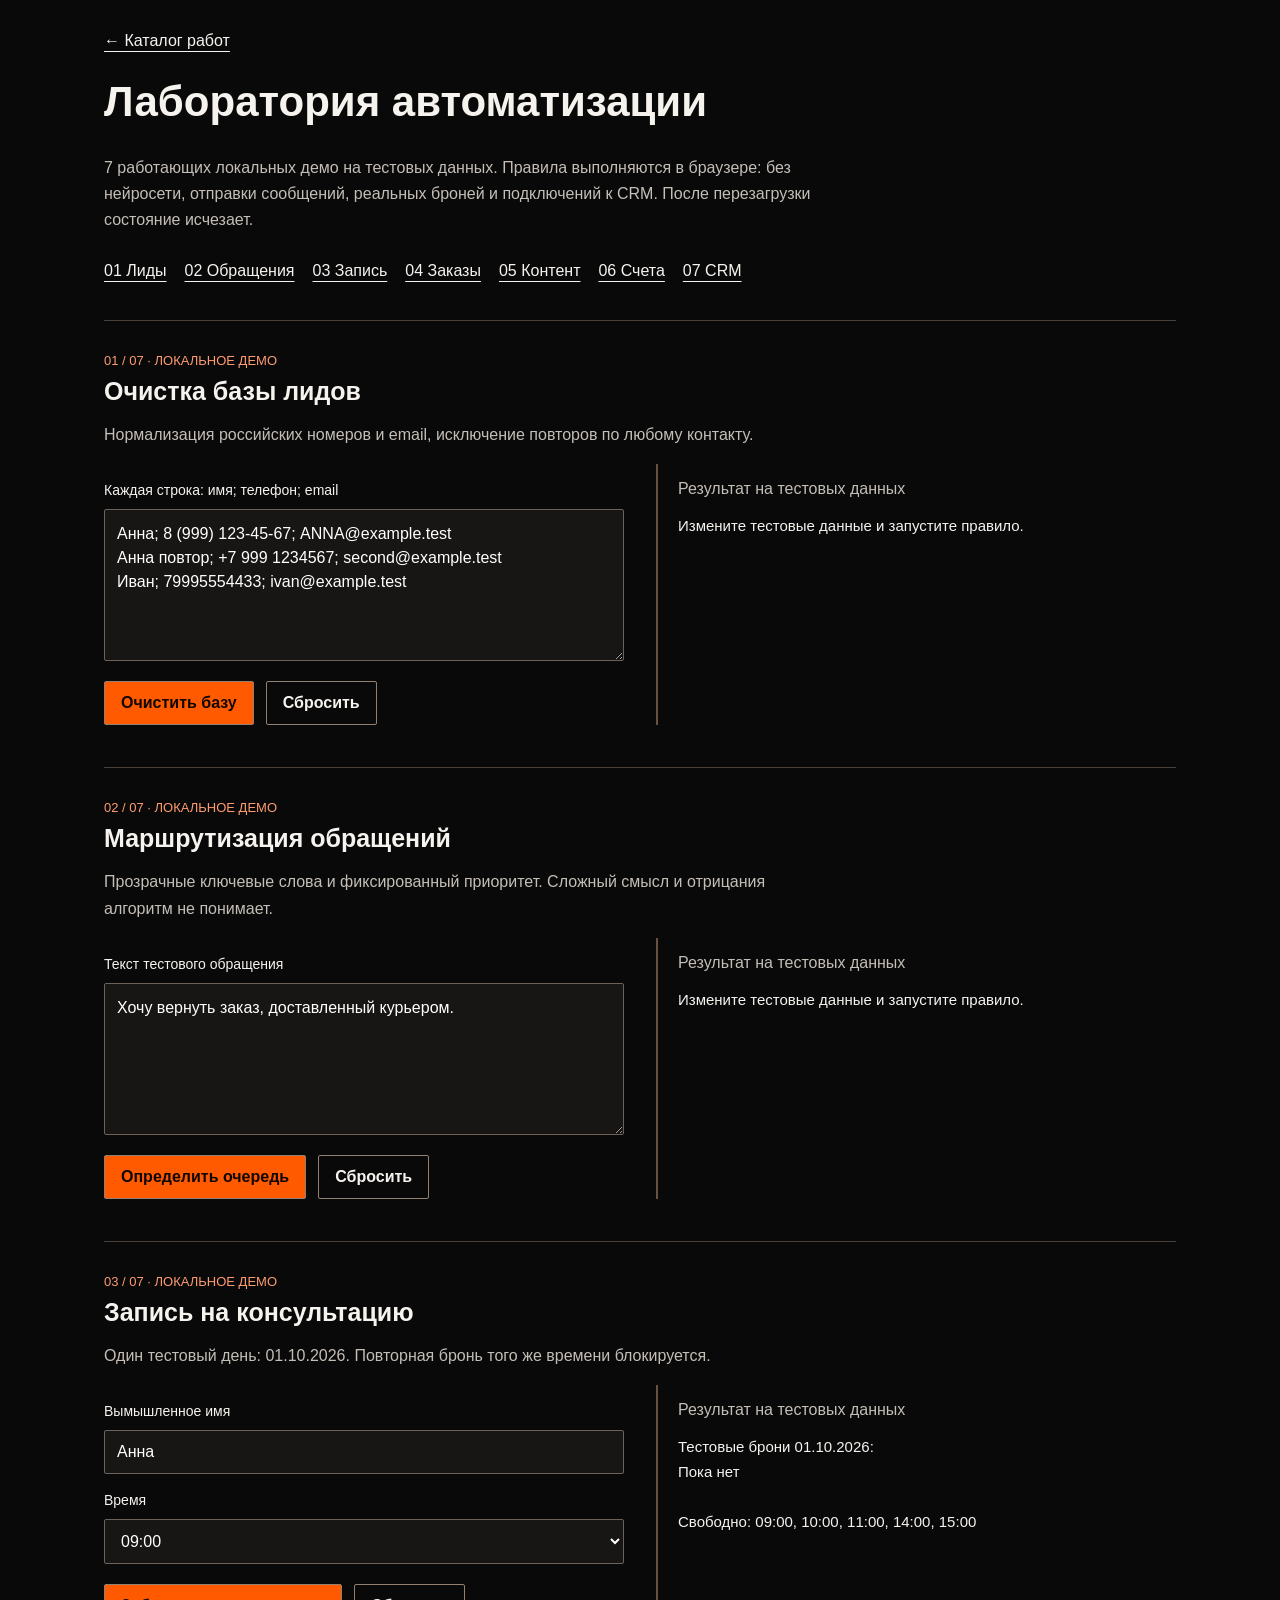
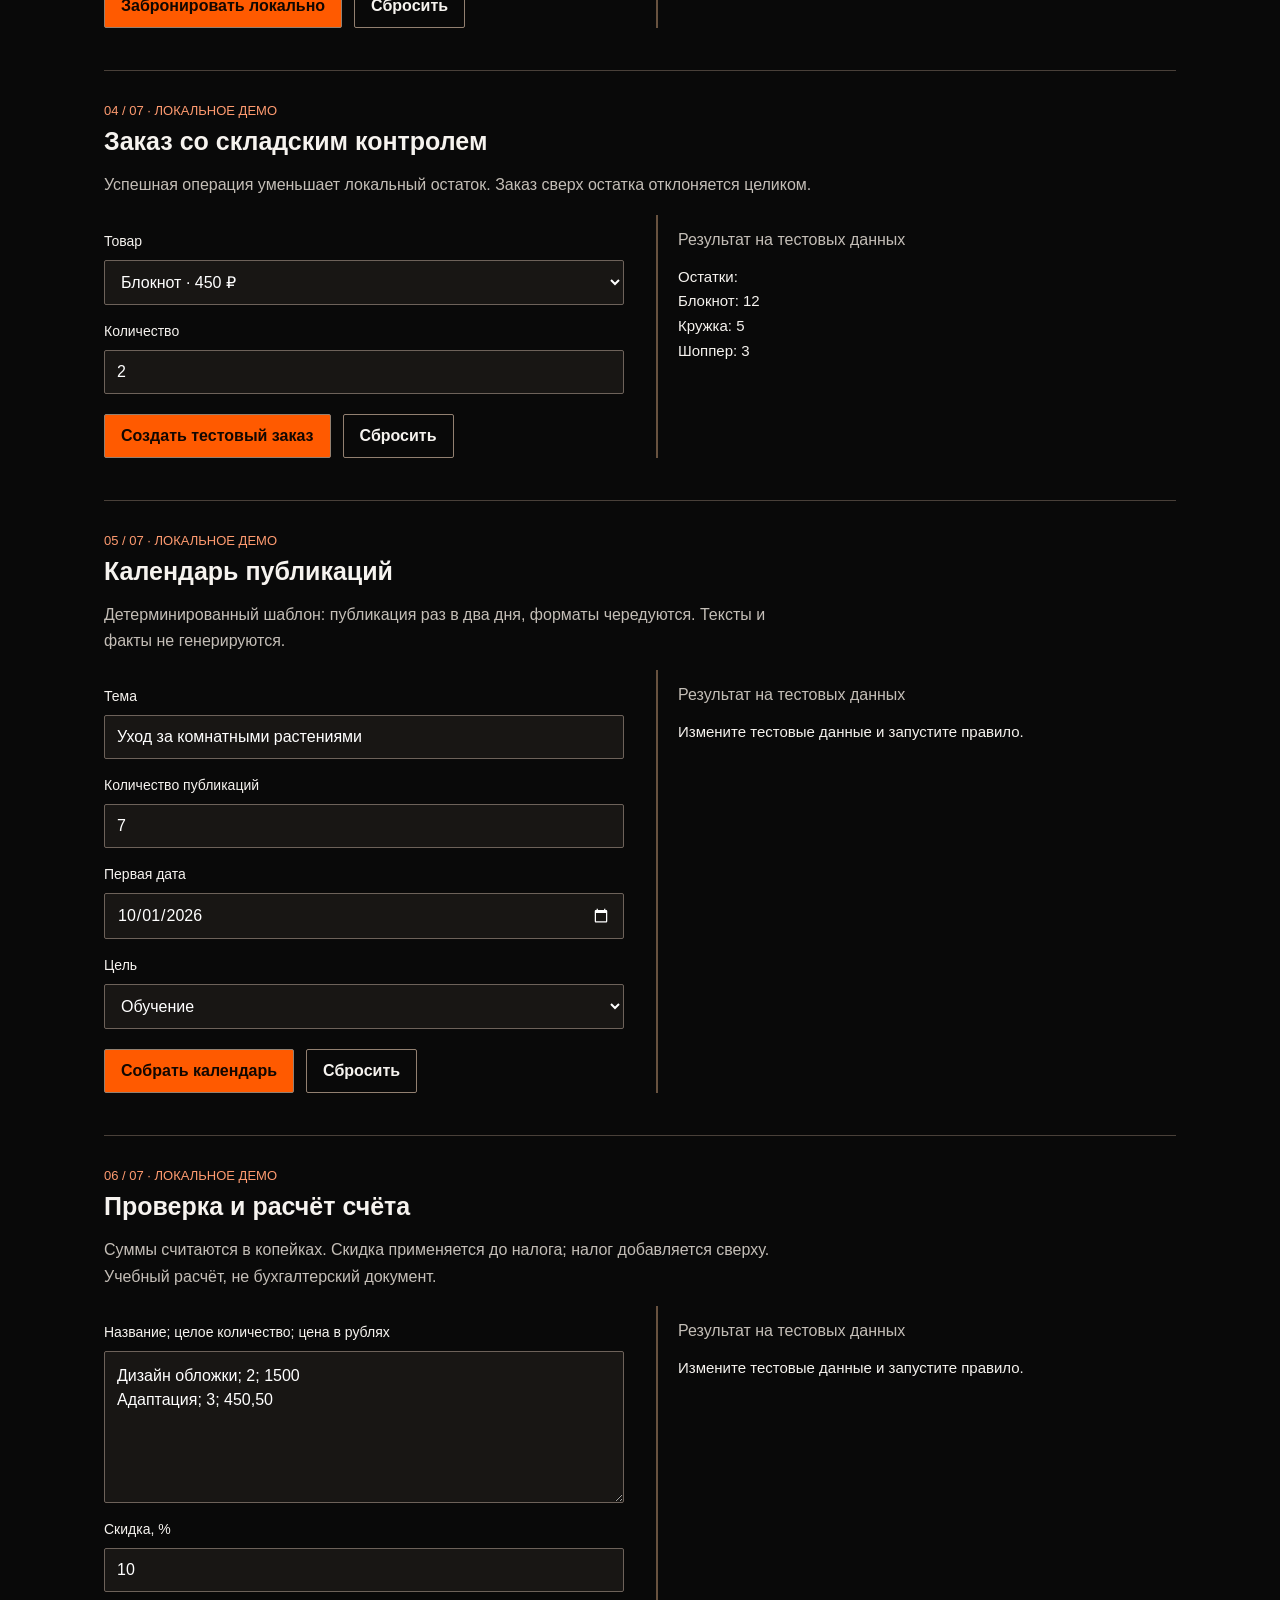
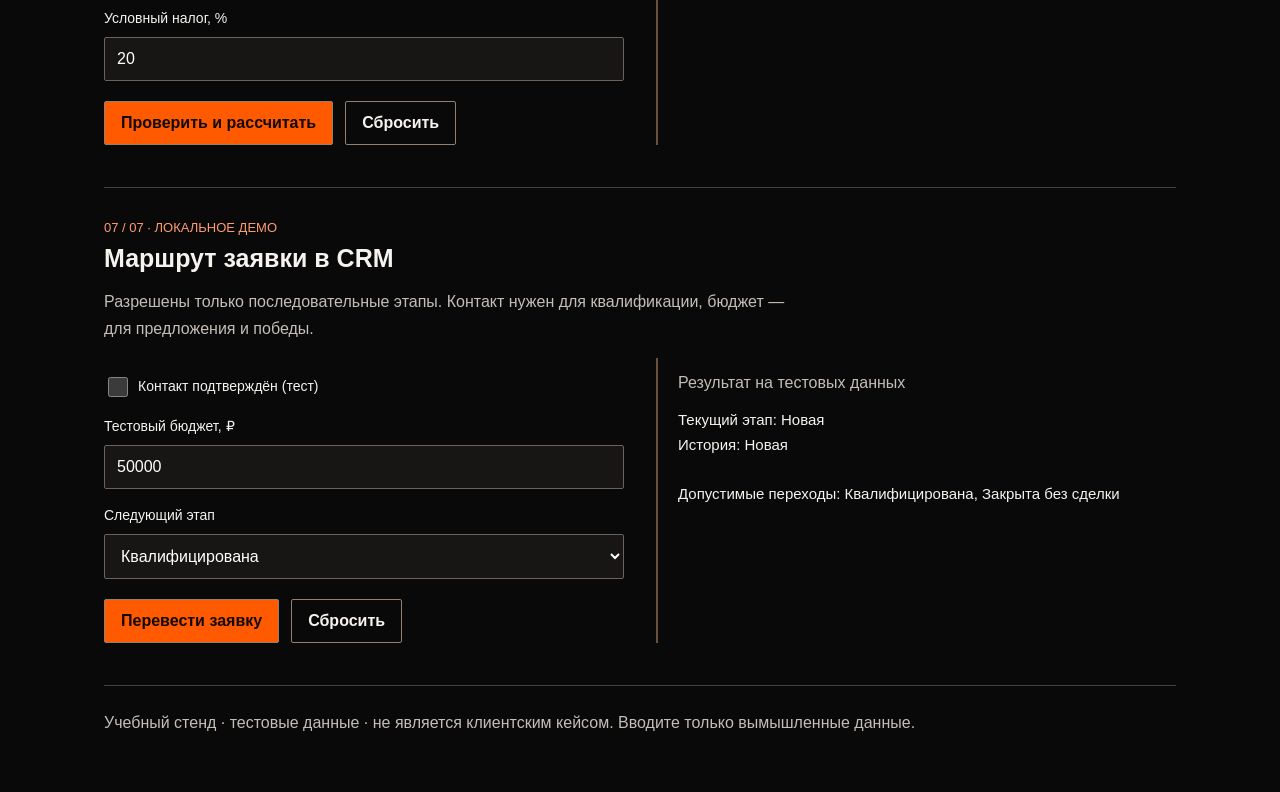
<file: demos/automation/index.html>
<!doctype html>
<html lang="ru"><head><meta charset="utf-8"><meta name="viewport" content="width=device-width,initial-scale=1"><link rel="icon" href="data:image/svg+xml,%3Csvg xmlns='http://www.w3.org/2000/svg' viewBox='0 0 64 64'%3E%3Cpath fill='%23ff681c' d='M0 0h64v64H0z'/%3E%3Ctext x='8' y='45' font-family='Arial' font-weight='900' font-size='39'%3EAI%3C/text%3E%3C/svg%3E"><title>7 демо автоматизации · AI Creator</title><link rel="stylesheet" href="style.css?v=96ab6bb46bbf"><script defer src="logic.js?v=96ab6bb46bbf"></script><script defer src="app.js?v=96ab6bb46bbf"></script></head>
<body><main><header><a href="../../review.html">← Каталог работ</a><h1>Лаборатория автоматизации</h1><p>7 работающих локальных демо на тестовых данных. Правила выполняются в браузере: без нейросети, отправки сообщений, реальных броней и подключений к CRM. После перезагрузки состояние исчезает.</p><nav aria-label="Демо"><a href="#leads">01 Лиды</a><a href="#support">02 Обращения</a><a href="#booking">03 Запись</a><a href="#orders">04 Заказы</a><a href="#content">05 Контент</a><a href="#invoice">06 Счета</a><a href="#crm">07 CRM</a></nav></header><div id="demos"></div><footer>Учебный стенд · тестовые данные · не является клиентским кейсом. Вводите только вымышленные данные.</footer></main></body></html>
</file>
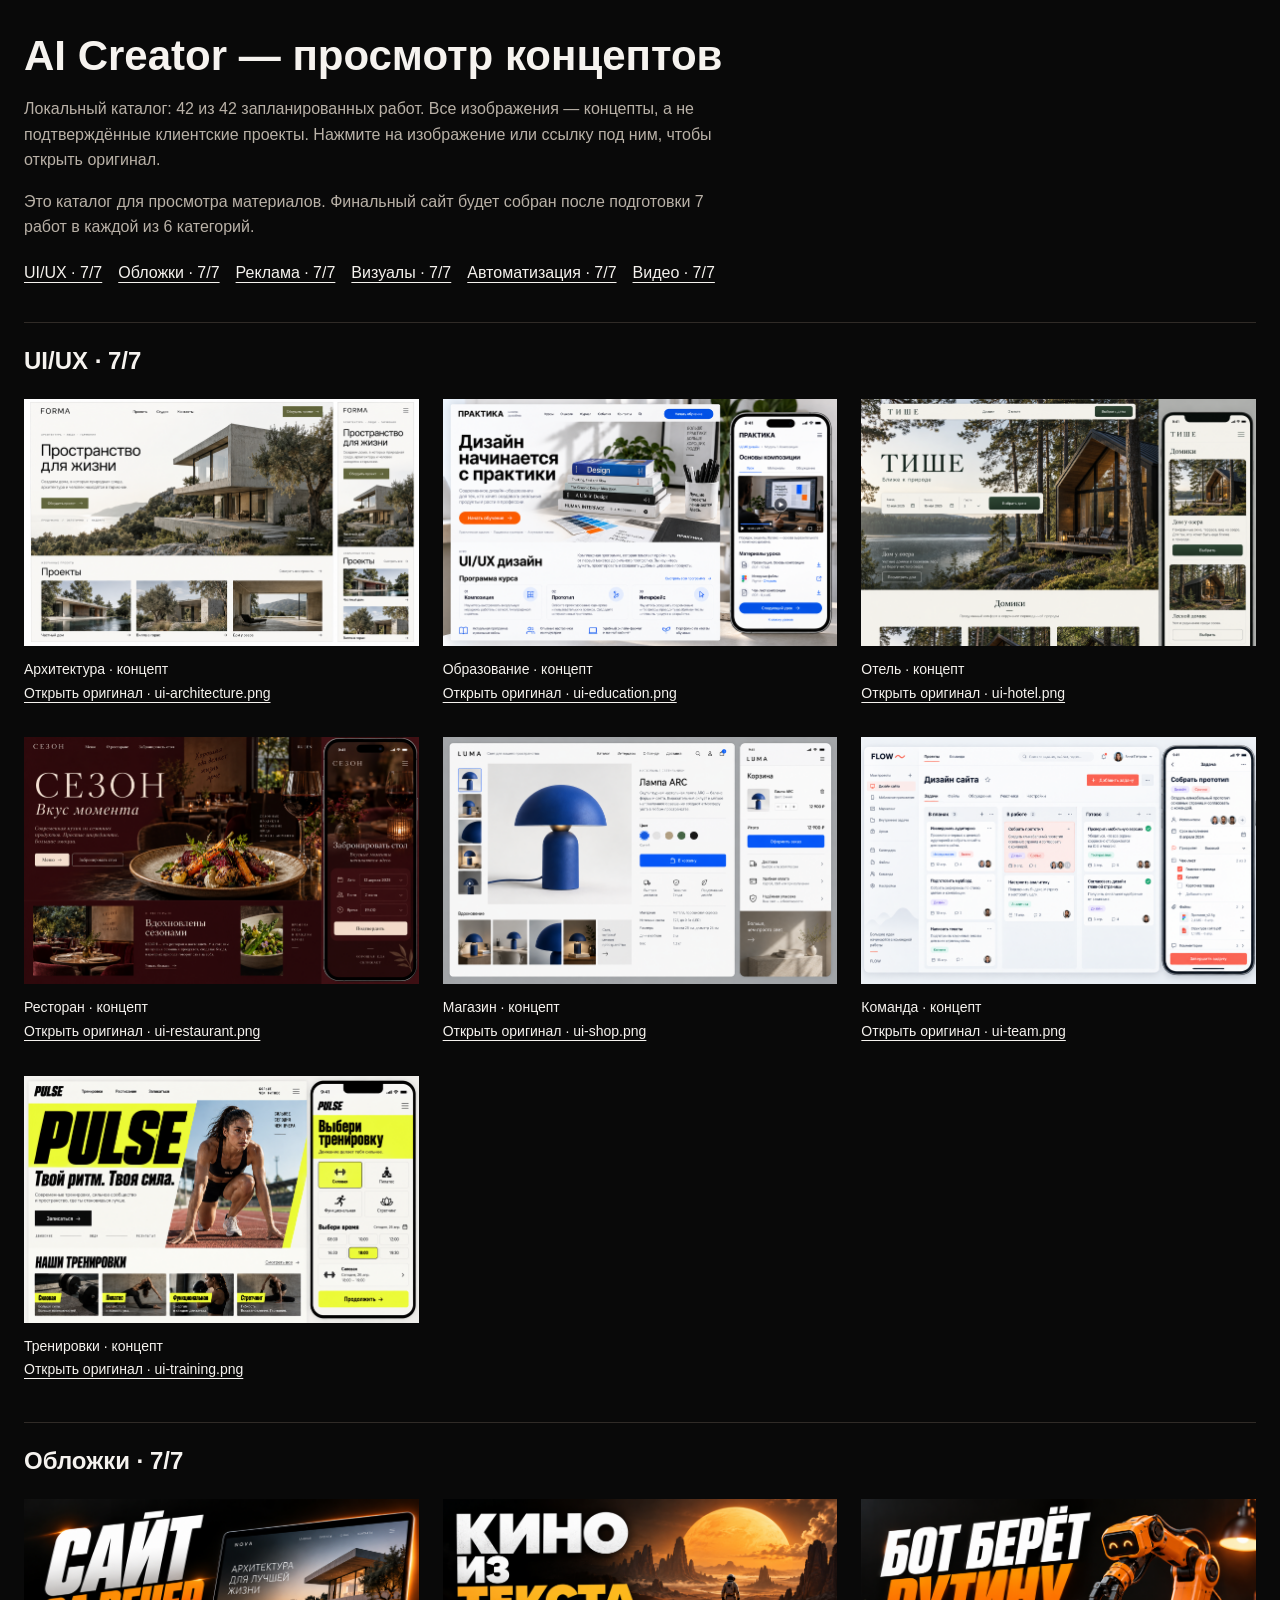
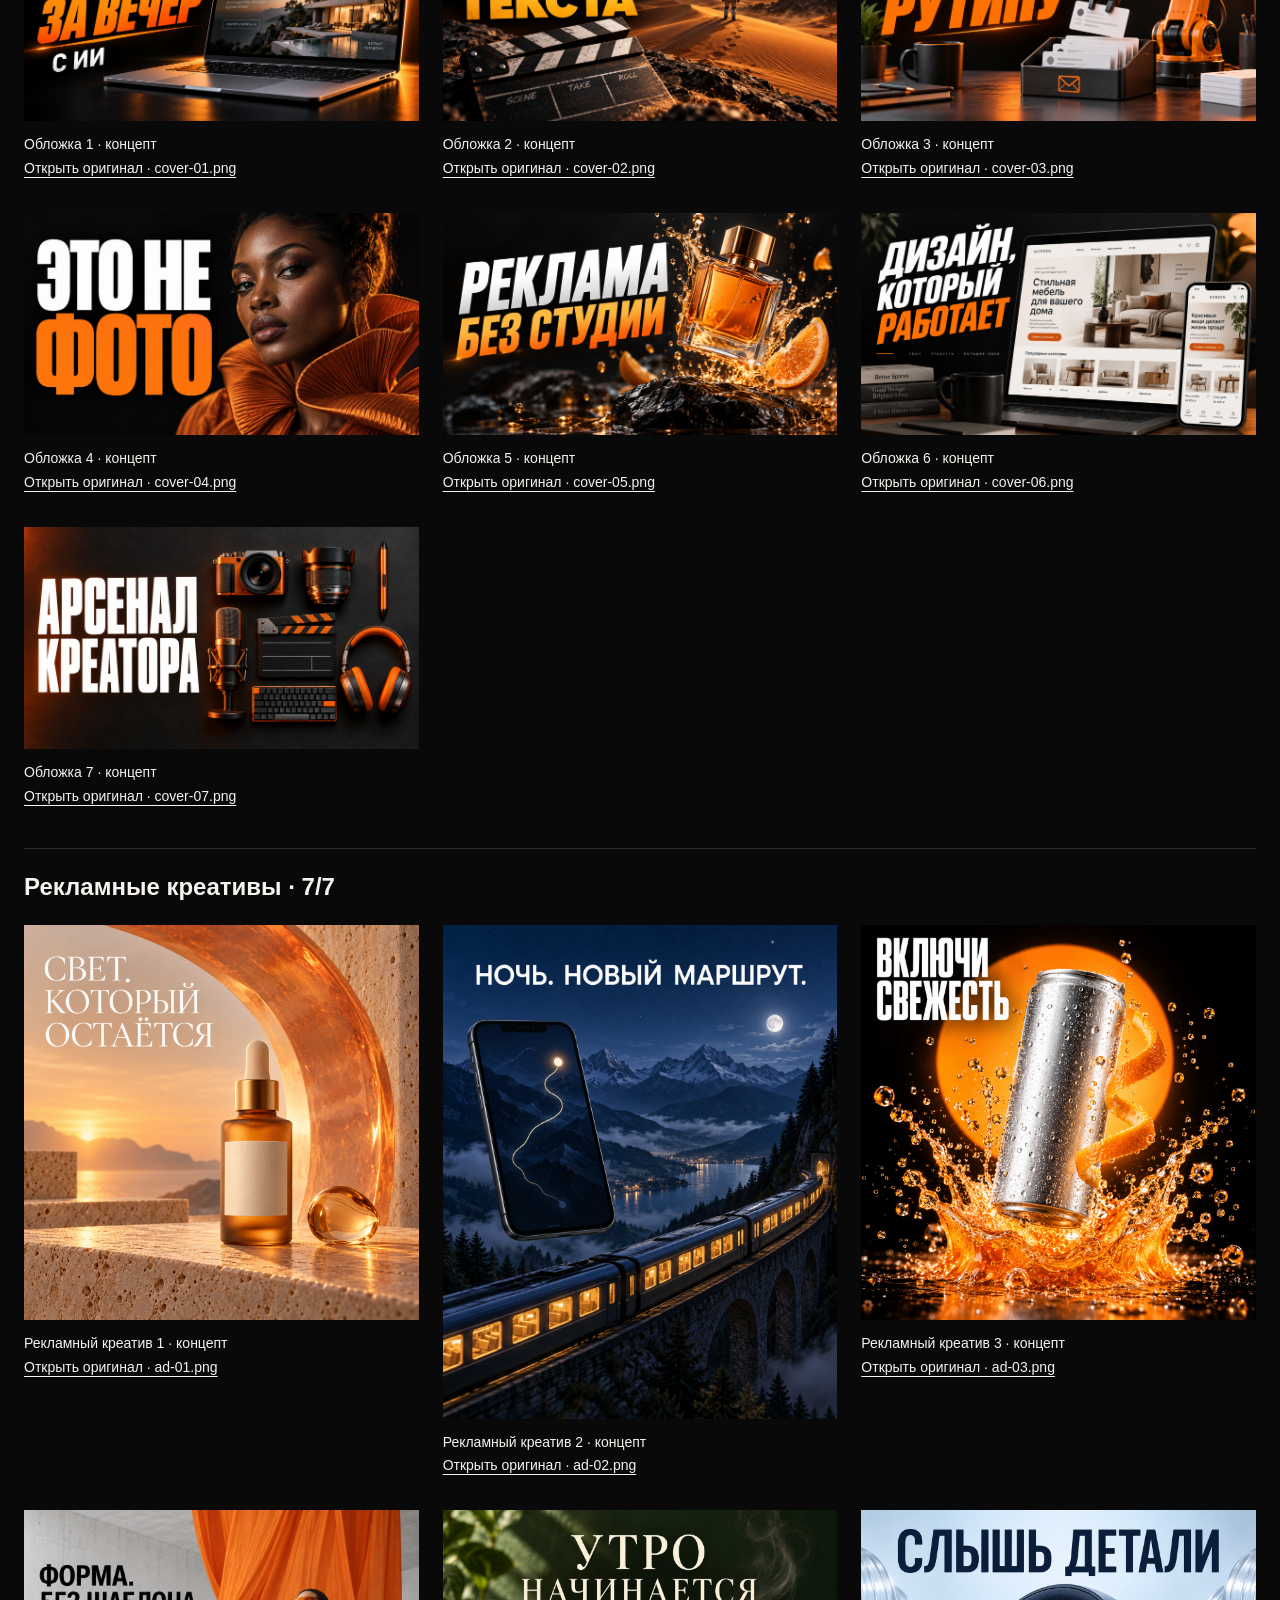
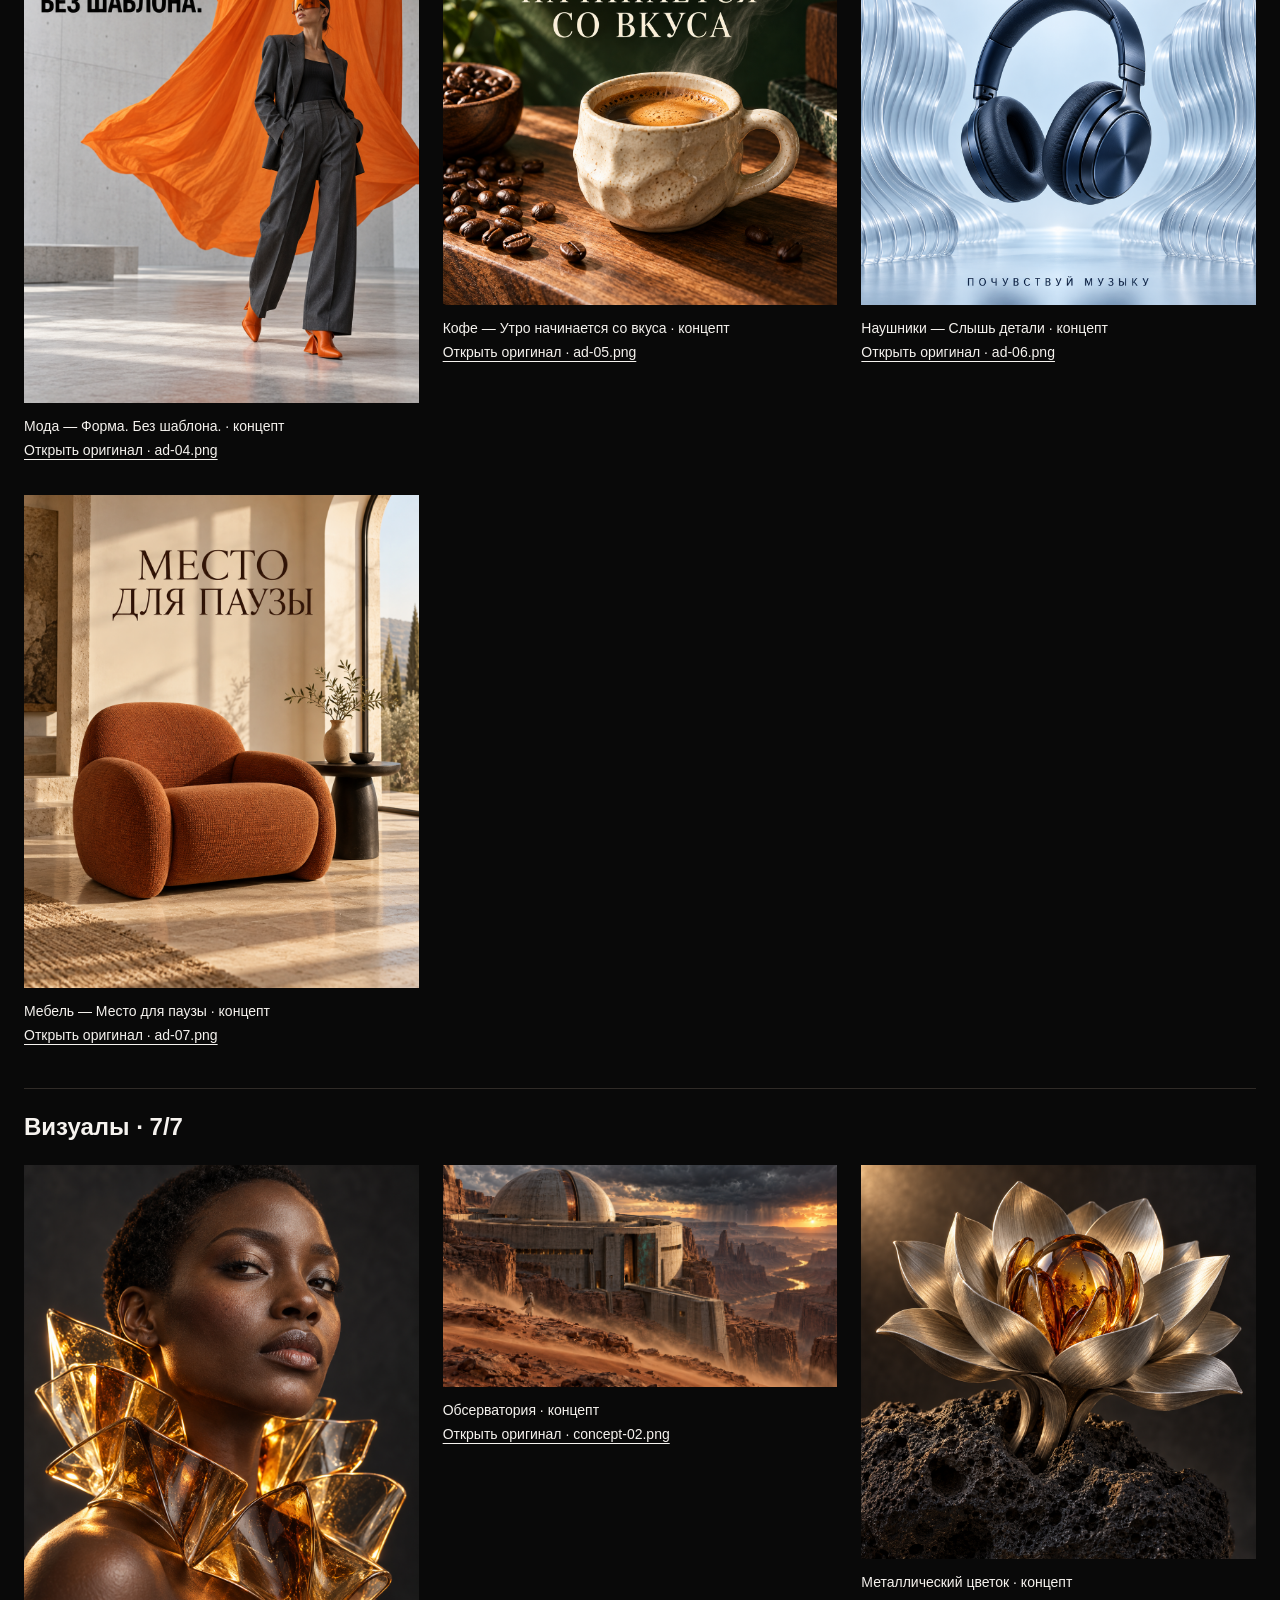
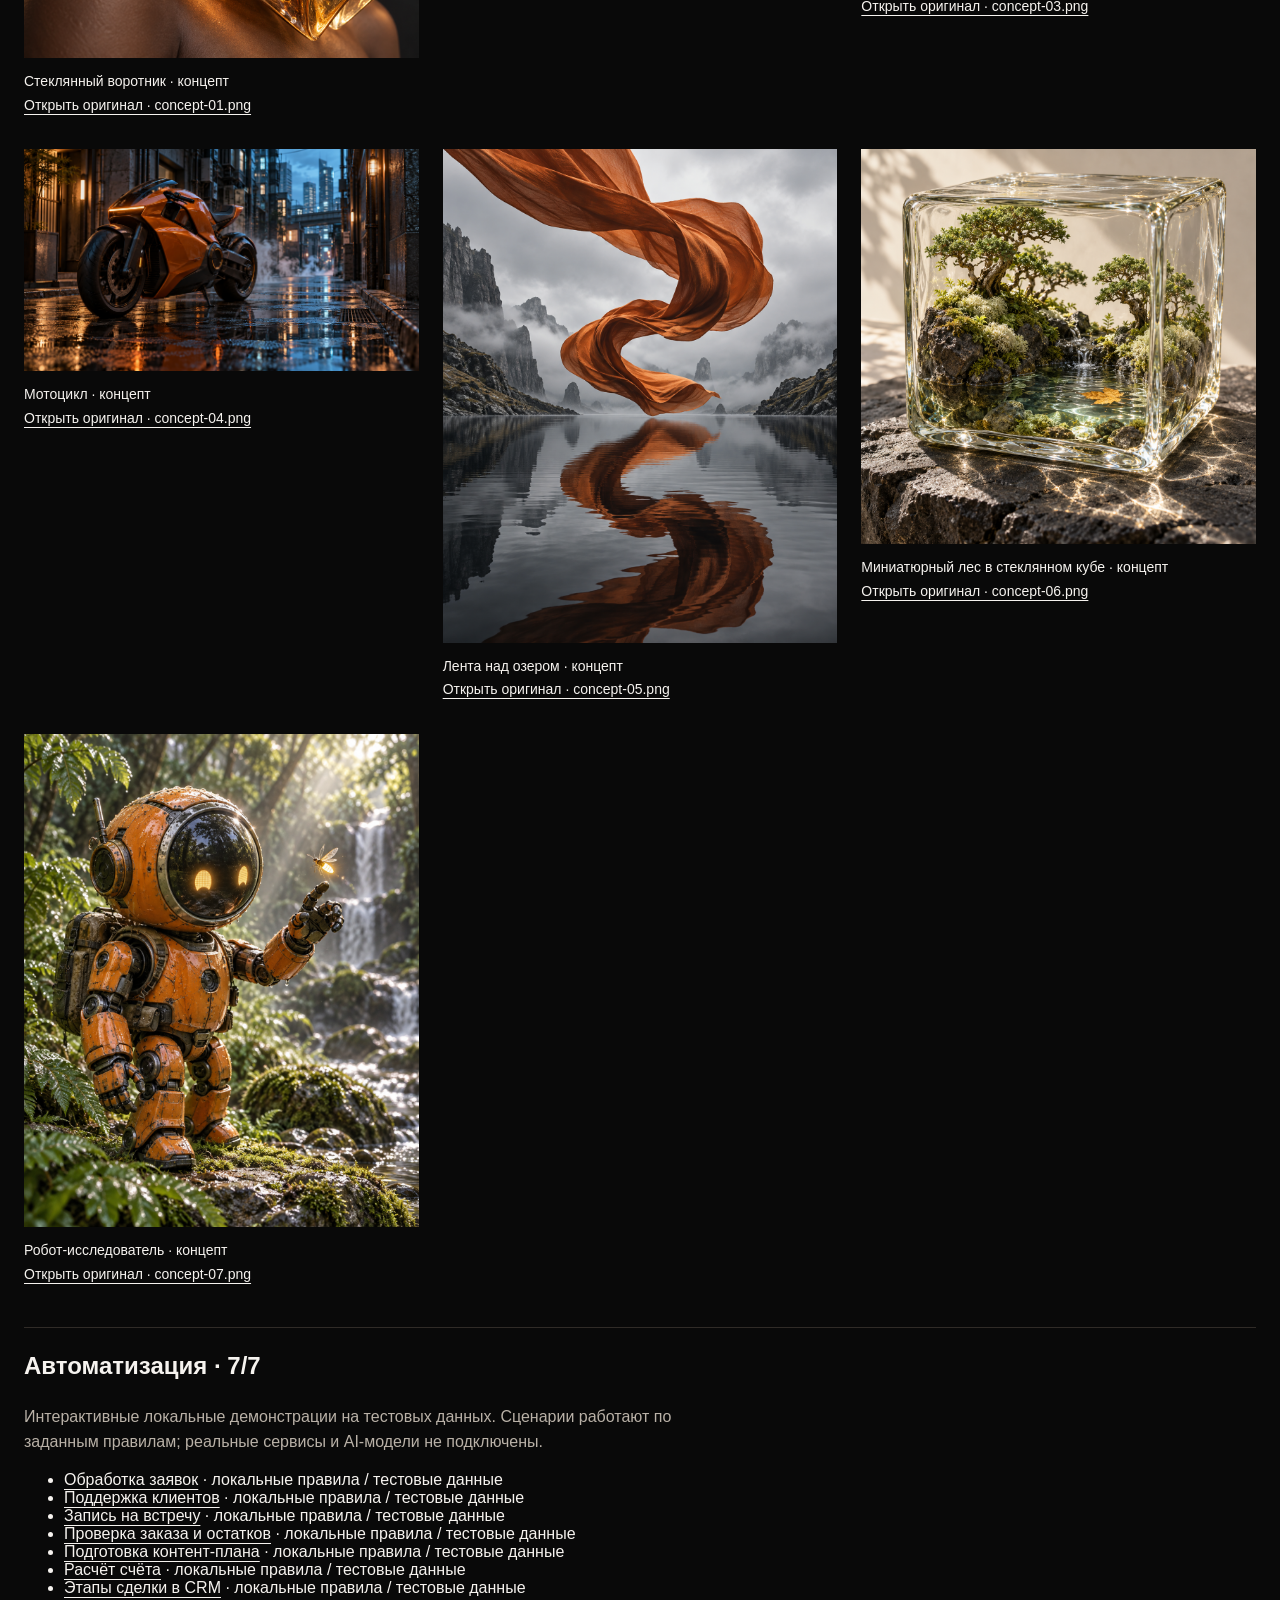
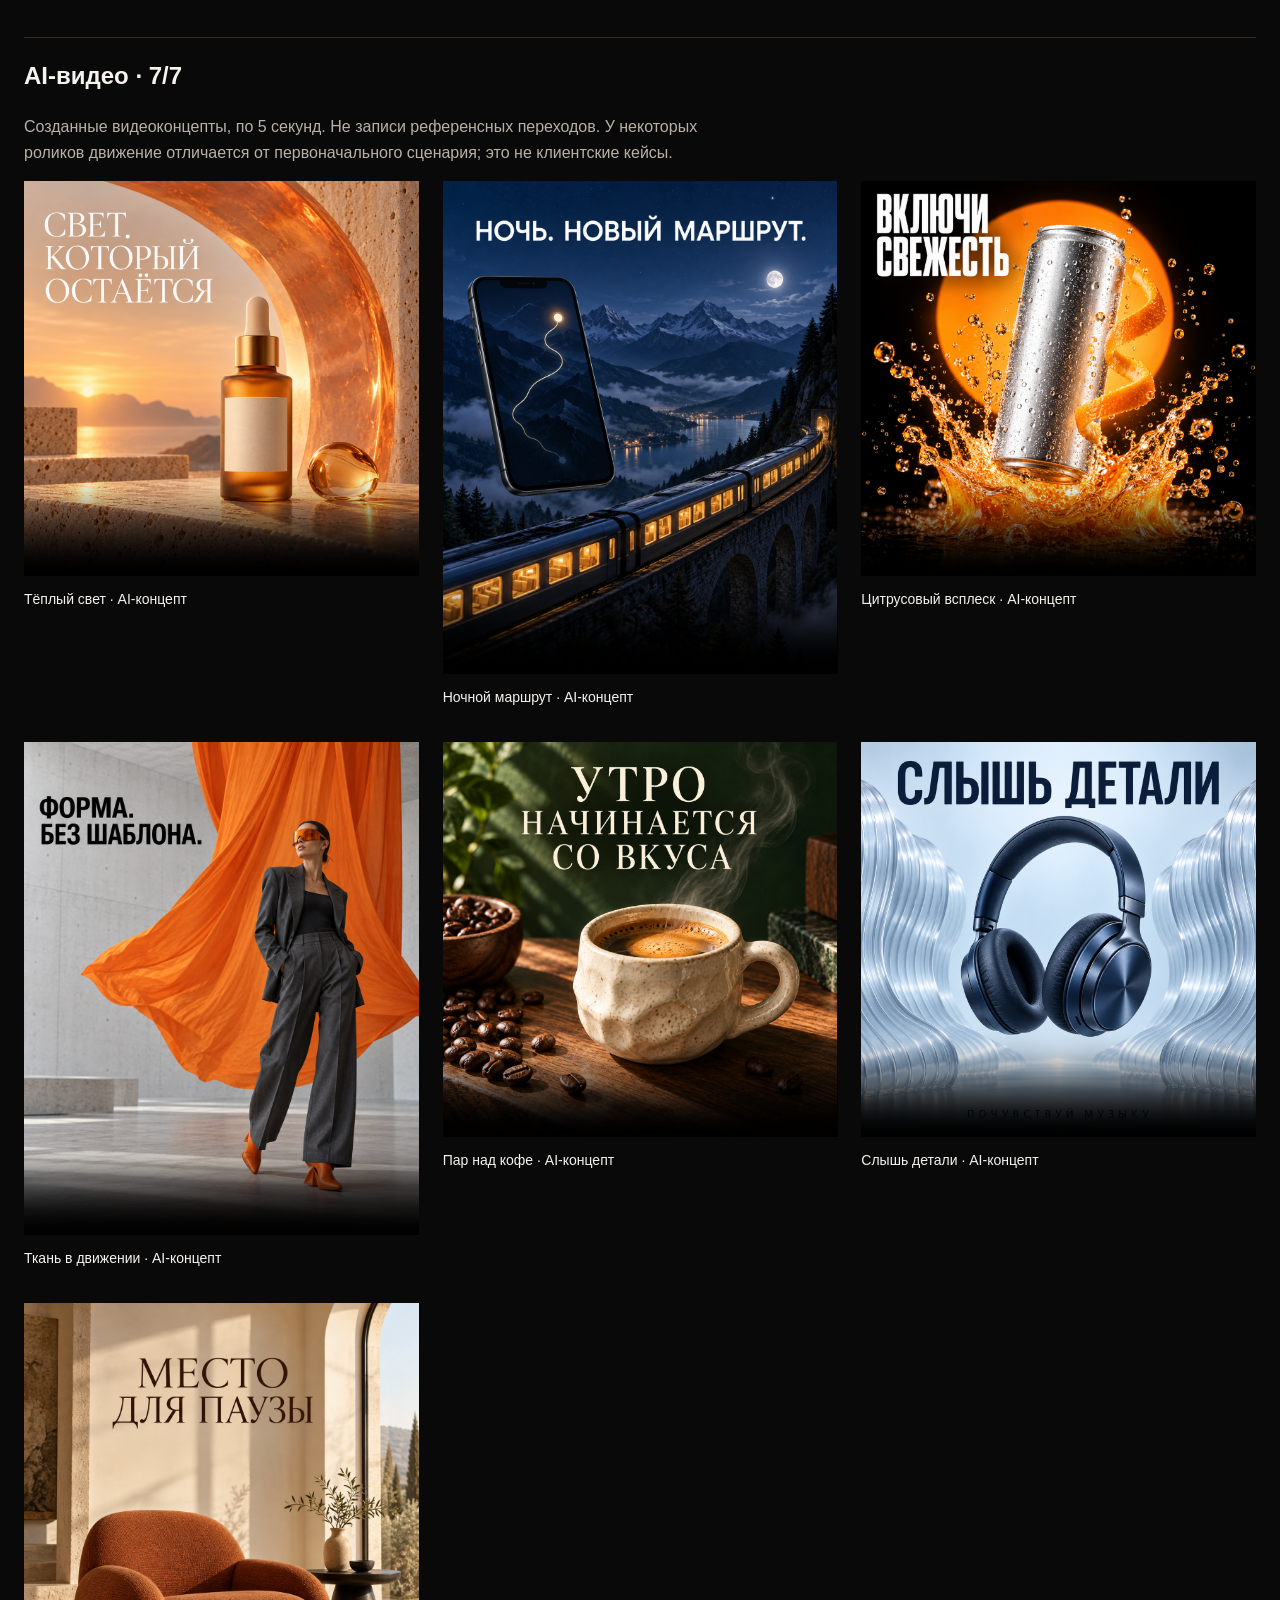
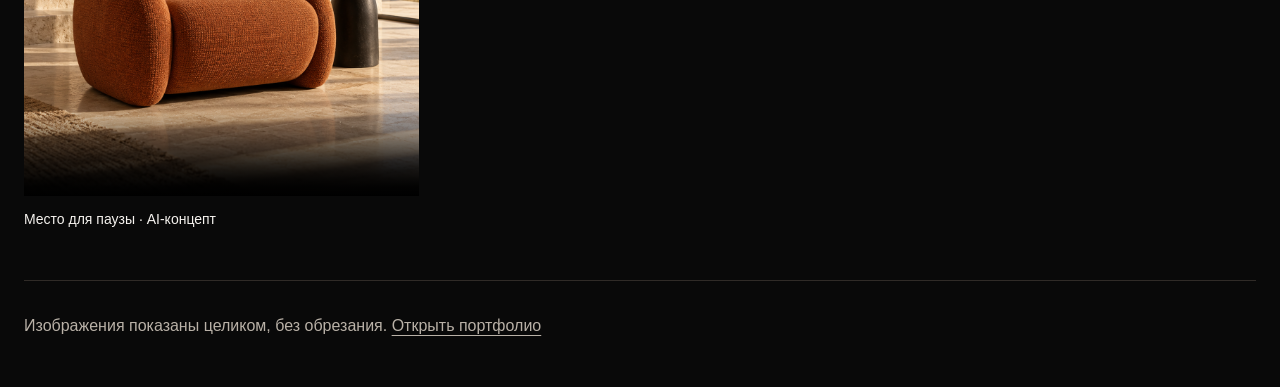
<file: review.html>
<!doctype html>
<html lang="ru">
<head>
<meta charset="utf-8">
<meta name="viewport" content="width=device-width,initial-scale=1">
<title>AI Creator — просмотр концептов</title>
<style>
:root{color-scheme:dark;font-family:Arial,sans-serif;background:#090909;color:#f6f3ef}
*{box-sizing:border-box}body{margin:0}main{max-width:1440px;margin:auto;padding:32px 24px}
h1{font-size:clamp(26px,4vw,42px);margin:0 0 16px}h2{font-size:24px;margin:0 0 24px}
p{line-height:1.6;color:#b9b1a7;max-width:80ch}a{color:inherit;text-underline-offset:4px}
a:hover{color:#ff5a00}a:focus-visible{outline:3px solid #ff5a00;outline-offset:5px}
nav{display:flex;flex-wrap:wrap;gap:16px;margin:24px 0 40px}
section{border-top:1px solid #302b27;padding-top:24px;margin-top:40px}
.works{display:grid;grid-template-columns:repeat(3,minmax(0,1fr));gap:32px 24px;align-items:start}
figure{margin:0;min-width:0}img,video{display:block;width:100%;height:auto}figcaption{font-size:14px;line-height:1.7;margin-top:12px;overflow-wrap:anywhere}
footer{margin-top:48px;border-top:1px solid #302b27;padding-top:16px}
@media(max-width:1050px){.works{grid-template-columns:repeat(2,minmax(0,1fr))}}
@media(max-width:600px){main{padding:24px 16px}.works{grid-template-columns:1fr}}
</style>
</head>
<body><main>
<h1>AI Creator — просмотр концептов</h1>
<p>Локальный каталог: 42 из 42 запланированных работ. Все изображения — концепты, а не подтверждённые клиентские проекты. Нажмите на изображение или ссылку под ним, чтобы открыть оригинал.</p>
<p>Это каталог для просмотра материалов. Финальный сайт будет собран после подготовки 7 работ в каждой из 6 категорий.</p>
<nav aria-label="Категории"><a href="#ui">UI/UX · 7/7</a><a href="#covers">Обложки · 7/7</a><a href="#ads">Реклама · 7/7</a><a href="#visuals">Визуалы · 7/7</a><a href="#automation">Автоматизация · 7/7</a><a href="#pending">Видео · 7/7</a></nav>
<section id="ui"><h2>UI/UX · 7/7</h2><div class="works">
<figure><a href="site/assets/works/ui-architecture.png" target="_blank" rel="noopener"><img src="site/assets/works/ui-architecture.png" alt="Архитектура — концепт" loading="lazy"></a><figcaption>Архитектура · концепт<br><a href="site/assets/works/ui-architecture.png" target="_blank" rel="noopener">Открыть оригинал · ui-architecture.png</a></figcaption></figure>
<figure><a href="site/assets/works/ui-education.png" target="_blank" rel="noopener"><img src="site/assets/works/ui-education.png" alt="Образование — концепт" loading="lazy"></a><figcaption>Образование · концепт<br><a href="site/assets/works/ui-education.png" target="_blank" rel="noopener">Открыть оригинал · ui-education.png</a></figcaption></figure>
<figure><a href="site/assets/works/ui-hotel.png" target="_blank" rel="noopener"><img src="site/assets/works/ui-hotel.png" alt="Отель — концепт" loading="lazy"></a><figcaption>Отель · концепт<br><a href="site/assets/works/ui-hotel.png" target="_blank" rel="noopener">Открыть оригинал · ui-hotel.png</a></figcaption></figure>
<figure><a href="site/assets/works/ui-restaurant.png" target="_blank" rel="noopener"><img src="site/assets/works/ui-restaurant.png" alt="Ресторан — концепт" loading="lazy"></a><figcaption>Ресторан · концепт<br><a href="site/assets/works/ui-restaurant.png" target="_blank" rel="noopener">Открыть оригинал · ui-restaurant.png</a></figcaption></figure>
<figure><a href="site/assets/works/ui-shop.png" target="_blank" rel="noopener"><img src="site/assets/works/ui-shop.png" alt="Магазин — концепт" loading="lazy"></a><figcaption>Магазин · концепт<br><a href="site/assets/works/ui-shop.png" target="_blank" rel="noopener">Открыть оригинал · ui-shop.png</a></figcaption></figure>
<figure><a href="site/assets/works/ui-team.png" target="_blank" rel="noopener"><img src="site/assets/works/ui-team.png" alt="Команда — концепт" loading="lazy"></a><figcaption>Команда · концепт<br><a href="site/assets/works/ui-team.png" target="_blank" rel="noopener">Открыть оригинал · ui-team.png</a></figcaption></figure>
<figure><a href="site/assets/works/ui-training.png" target="_blank" rel="noopener"><img src="site/assets/works/ui-training.png" alt="Тренировки — концепт" loading="lazy"></a><figcaption>Тренировки · концепт<br><a href="site/assets/works/ui-training.png" target="_blank" rel="noopener">Открыть оригинал · ui-training.png</a></figcaption></figure>
</div></section>
<section id="covers"><h2>Обложки · 7/7</h2><div class="works">
<figure><a href="site/assets/works/cover-01.png" target="_blank" rel="noopener"><img src="site/assets/works/cover-01.png" alt="Обложка 1 — концепт" loading="lazy"></a><figcaption>Обложка 1 · концепт<br><a href="site/assets/works/cover-01.png" target="_blank" rel="noopener">Открыть оригинал · cover-01.png</a></figcaption></figure>
<figure><a href="site/assets/works/cover-02.png" target="_blank" rel="noopener"><img src="site/assets/works/cover-02.png" alt="Обложка 2 — концепт" loading="lazy"></a><figcaption>Обложка 2 · концепт<br><a href="site/assets/works/cover-02.png" target="_blank" rel="noopener">Открыть оригинал · cover-02.png</a></figcaption></figure>
<figure><a href="site/assets/works/cover-03.png" target="_blank" rel="noopener"><img src="site/assets/works/cover-03.png" alt="Обложка 3 — концепт" loading="lazy"></a><figcaption>Обложка 3 · концепт<br><a href="site/assets/works/cover-03.png" target="_blank" rel="noopener">Открыть оригинал · cover-03.png</a></figcaption></figure>
<figure><a href="site/assets/works/cover-04.png" target="_blank" rel="noopener"><img src="site/assets/works/cover-04.png" alt="Обложка 4 — концепт" loading="lazy"></a><figcaption>Обложка 4 · концепт<br><a href="site/assets/works/cover-04.png" target="_blank" rel="noopener">Открыть оригинал · cover-04.png</a></figcaption></figure>
<figure><a href="site/assets/works/cover-05.png" target="_blank" rel="noopener"><img src="site/assets/works/cover-05.png" alt="Обложка 5 — концепт" loading="lazy"></a><figcaption>Обложка 5 · концепт<br><a href="site/assets/works/cover-05.png" target="_blank" rel="noopener">Открыть оригинал · cover-05.png</a></figcaption></figure>
<figure><a href="site/assets/works/cover-06.png" target="_blank" rel="noopener"><img src="site/assets/works/cover-06.png" alt="Обложка 6 — концепт" loading="lazy"></a><figcaption>Обложка 6 · концепт<br><a href="site/assets/works/cover-06.png" target="_blank" rel="noopener">Открыть оригинал · cover-06.png</a></figcaption></figure>
<figure><a href="site/assets/works/cover-07.png" target="_blank" rel="noopener"><img src="site/assets/works/cover-07.png" alt="Обложка 7 — концепт" loading="lazy"></a><figcaption>Обложка 7 · концепт<br><a href="site/assets/works/cover-07.png" target="_blank" rel="noopener">Открыть оригинал · cover-07.png</a></figcaption></figure>
</div></section>
<section id="ads"><h2>Рекламные креативы · 7/7</h2><div class="works">
<figure><a href="site/assets/works/ad-01.png" target="_blank" rel="noopener"><img src="site/assets/works/ad-01.png" alt="Рекламный креатив 1 — концепт" loading="lazy"></a><figcaption>Рекламный креатив 1 · концепт<br><a href="site/assets/works/ad-01.png" target="_blank" rel="noopener">Открыть оригинал · ad-01.png</a></figcaption></figure>
<figure><a href="site/assets/works/ad-02.png" target="_blank" rel="noopener"><img src="site/assets/works/ad-02.png" alt="Рекламный креатив 2 — концепт" loading="lazy"></a><figcaption>Рекламный креатив 2 · концепт<br><a href="site/assets/works/ad-02.png" target="_blank" rel="noopener">Открыть оригинал · ad-02.png</a></figcaption></figure>
<figure><a href="site/assets/works/ad-03.png" target="_blank" rel="noopener"><img src="site/assets/works/ad-03.png" alt="Рекламный креатив 3 — концепт" loading="lazy"></a><figcaption>Рекламный креатив 3 · концепт<br><a href="site/assets/works/ad-03.png" target="_blank" rel="noopener">Открыть оригинал · ad-03.png</a></figcaption></figure>
<figure><a href="site/assets/works/ad-04.png" target="_blank" rel="noopener"><img src="site/assets/works/ad-04.png" alt="Мода — Форма. Без шаблона. — концепт" loading="lazy"></a><figcaption>Мода — Форма. Без шаблона. · концепт<br><a href="site/assets/works/ad-04.png" target="_blank" rel="noopener">Открыть оригинал · ad-04.png</a></figcaption></figure>
<figure><a href="site/assets/works/ad-05.png" target="_blank" rel="noopener"><img src="site/assets/works/ad-05.png" alt="Кофе — Утро начинается со вкуса — концепт" loading="lazy"></a><figcaption>Кофе — Утро начинается со вкуса · концепт<br><a href="site/assets/works/ad-05.png" target="_blank" rel="noopener">Открыть оригинал · ad-05.png</a></figcaption></figure>
<figure><a href="site/assets/works/ad-06.png" target="_blank" rel="noopener"><img src="site/assets/works/ad-06.png" alt="Наушники — Слышь детали — концепт" loading="lazy"></a><figcaption>Наушники — Слышь детали · концепт<br><a href="site/assets/works/ad-06.png" target="_blank" rel="noopener">Открыть оригинал · ad-06.png</a></figcaption></figure>
<figure><a href="site/assets/works/ad-07.png" target="_blank" rel="noopener"><img src="site/assets/works/ad-07.png" alt="Мебель — Место для паузы — концепт" loading="lazy"></a><figcaption>Мебель — Место для паузы · концепт<br><a href="site/assets/works/ad-07.png" target="_blank" rel="noopener">Открыть оригинал · ad-07.png</a></figcaption></figure>
</div></section>
<section id="visuals"><h2>Визуалы · 7/7</h2><div class="works">
<figure><a href="site/assets/works/concept-01.png" target="_blank" rel="noopener"><img src="site/assets/works/concept-01.png" alt="Стеклянный воротник — концепт" loading="lazy"></a><figcaption>Стеклянный воротник · концепт<br><a href="site/assets/works/concept-01.png" target="_blank" rel="noopener">Открыть оригинал · concept-01.png</a></figcaption></figure>
<figure><a href="site/assets/works/concept-02.png" target="_blank" rel="noopener"><img src="site/assets/works/concept-02.png" alt="Обсерватория — концепт" loading="lazy"></a><figcaption>Обсерватория · концепт<br><a href="site/assets/works/concept-02.png" target="_blank" rel="noopener">Открыть оригинал · concept-02.png</a></figcaption></figure>
<figure><a href="site/assets/works/concept-03.png" target="_blank" rel="noopener"><img src="site/assets/works/concept-03.png" alt="Металлический цветок — концепт" loading="lazy"></a><figcaption>Металлический цветок · концепт<br><a href="site/assets/works/concept-03.png" target="_blank" rel="noopener">Открыть оригинал · concept-03.png</a></figcaption></figure>
<figure><a href="site/assets/works/concept-04.png" target="_blank" rel="noopener"><img src="site/assets/works/concept-04.png" alt="Мотоцикл — концепт" loading="lazy"></a><figcaption>Мотоцикл · концепт<br><a href="site/assets/works/concept-04.png" target="_blank" rel="noopener">Открыть оригинал · concept-04.png</a></figcaption></figure>
<figure><a href="site/assets/works/concept-05.png" target="_blank" rel="noopener"><img src="site/assets/works/concept-05.png" alt="Лента над озером — концепт" loading="lazy"></a><figcaption>Лента над озером · концепт<br><a href="site/assets/works/concept-05.png" target="_blank" rel="noopener">Открыть оригинал · concept-05.png</a></figcaption></figure>
<figure><a href="site/assets/works/concept-06.png" target="_blank" rel="noopener"><img src="site/assets/works/concept-06.png" alt="Миниатюрный лес в стеклянном кубе — концепт" loading="lazy"></a><figcaption>Миниатюрный лес в стеклянном кубе · концепт<br><a href="site/assets/works/concept-06.png" target="_blank" rel="noopener">Открыть оригинал · concept-06.png</a></figcaption></figure>
<figure><a href="site/assets/works/concept-07.png" target="_blank" rel="noopener"><img src="site/assets/works/concept-07.png" alt="Робот-исследователь — концепт" loading="lazy"></a><figcaption>Робот-исследователь · концепт<br><a href="site/assets/works/concept-07.png" target="_blank" rel="noopener">Открыть оригинал · concept-07.png</a></figcaption></figure>
</div></section>
<section id="automation"><h2>Автоматизация · 7/7</h2><p>Интерактивные локальные демонстрации на тестовых данных. Сценарии работают по заданным правилам; реальные сервисы и AI-модели не подключены.</p><ul><li><a href="demos/automation/index.html#leads">Обработка заявок</a> · локальные правила / тестовые данные</li>
<li><a href="demos/automation/index.html#support">Поддержка клиентов</a> · локальные правила / тестовые данные</li>
<li><a href="demos/automation/index.html#booking">Запись на встречу</a> · локальные правила / тестовые данные</li>
<li><a href="demos/automation/index.html#orders">Проверка заказа и остатков</a> · локальные правила / тестовые данные</li>
<li><a href="demos/automation/index.html#content">Подготовка контент-плана</a> · локальные правила / тестовые данные</li>
<li><a href="demos/automation/index.html#invoice">Расчёт счёта</a> · локальные правила / тестовые данные</li>
<li><a href="demos/automation/index.html#crm">Этапы сделки в CRM</a> · локальные правила / тестовые данные</li></ul></section>
<section id="pending"><h2>AI-видео · 7/7</h2><p>Созданные видеоконцепты, по 5 секунд. Не записи референсных переходов. У некоторых роликов движение отличается от первоначального сценария; это не клиентские кейсы.</p><div class="works"><figure><video controls playsinline preload="none" poster="site/assets/works/ad-01.png" src="site/assets/videos/video-01-r1.mp4" aria-label="Тёплый свет"></video><figcaption>Тёплый свет · AI-концепт</figcaption></figure>
<figure><video controls playsinline preload="none" poster="site/assets/works/ad-02.png" src="site/assets/videos/video-02.mp4" aria-label="Ночной маршрут"></video><figcaption>Ночной маршрут · AI-концепт</figcaption></figure>
<figure><video controls playsinline preload="none" poster="site/assets/works/ad-03.png" src="site/assets/videos/video-03.mp4" aria-label="Цитрусовый всплеск"></video><figcaption>Цитрусовый всплеск · AI-концепт</figcaption></figure>
<figure><video controls playsinline preload="none" poster="site/assets/works/ad-04.png" src="site/assets/videos/video-04.mp4" aria-label="Ткань в движении"></video><figcaption>Ткань в движении · AI-концепт</figcaption></figure>
<figure><video controls playsinline preload="none" poster="site/assets/works/ad-05.png" src="site/assets/videos/video-05.mp4" aria-label="Пар над кофе"></video><figcaption>Пар над кофе · AI-концепт</figcaption></figure>
<figure><video controls playsinline preload="none" poster="site/assets/works/ad-06.png" src="site/assets/videos/video-06-r1.mp4" aria-label="Слышь детали"></video><figcaption>Слышь детали · AI-концепт</figcaption></figure>
<figure><video controls playsinline preload="none" poster="site/assets/works/ad-07.png" src="site/assets/videos/video-07.mp4" aria-label="Место для паузы"></video><figcaption>Место для паузы · AI-концепт</figcaption></figure></div></section>
<footer><p>Изображения показаны целиком, без обрезания. <a href="site/index.html">Открыть портфолио</a></p></footer>
</main></body></html>
</file>
<file: site/styles.css>
:root{--ink:#101010;--paper:#f5f4f0;--orange:#ff681c;--muted:#b8b5af;--line:#383633;--gutter:48px;color-scheme:dark;font-family:Arial,sans-serif;color:var(--paper);background:var(--ink)}*{box-sizing:border-box}html{scroll-behavior:smooth;scroll-padding-top:30px}body{margin:0}button,a{-webkit-tap-highlight-color:transparent}a{color:inherit;text-decoration:none}button{font:inherit;color:inherit;cursor:pointer;background:none;border:1px solid currentColor;border-radius:0;min-height:44px}a:focus-visible,button:focus-visible,video:focus-visible{outline:3px solid var(--orange);outline-offset:5px}img{display:block;max-width:100%}h1,h2,p{margin:0}h1,h2{font-family:Impact,'Arial Narrow',Arial,sans-serif;font-weight:500;letter-spacing:-.035em;line-height:1;text-transform:uppercase}p{line-height:1.5}button:hover,a:hover{color:var(--orange)}.skip-link{position:fixed;top:-70px;left:20px;background:var(--orange);color:var(--ink);padding:15px;z-index:100}.skip-link:focus{top:10px}.site-header{display:flex;align-items:center;gap:30px;padding:23px var(--gutter);border-bottom:1px solid var(--line);background:var(--ink)}.brand{font-size:18px;letter-spacing:-1px;font-weight:900;line-height:.94;flex-shrink:0}.brand span{display:block}.site-header nav{display:flex;gap:28px;margin-left:auto;font-size:13px}.site-header #motion-toggle{font:11px monospace;border-color:var(--line);padding:0 13px;min-width:143px}.eyebrow{font:11px/1.5 monospace;letter-spacing:.06em;text-transform:uppercase}.intro{padding:48px var(--gutter) 0}.intro>.eyebrow{color:var(--orange)}.intro-line{display:flex;justify-content:space-between;align-items:flex-end;gap:30px;padding:32px 0 48px}h1{font-size:clamp(56px,6.6vw,96px)}h1 span{color:var(--orange)}.intro-note{max-width:350px;padding-bottom:5px;font-size:18px}.intro-note .muted{color:var(--muted);font-size:13px;margin:18px 0 22px}.arrow-link{font-size:14px;border-bottom:1px solid var(--orange);padding-bottom:7px}.discipline-nav{display:flex;justify-content:space-between;gap:20px;padding:22px 0;border-top:1px solid var(--line);font-size:13px}.discipline-nav sup{color:var(--orange);font:10px monospace;margin-left:3px}.work-section{padding:74px 0 45px;overflow:hidden}.light{background:var(--paper);color:var(--ink);color-scheme:light}.section-heading{display:flex;align-items:flex-end;justify-content:space-between;gap:30px;padding:0 var(--gutter) 38px}.section-heading h2{font-size:clamp(38px,4.2vw,64px);margin-top:12px}.section-heading>p{font-size:14px;max-width:380px;color:var(--muted)}.light .section-heading>p{color:#5b5852}.motion-stage{position:relative;overflow:hidden}.ribbon-stage{height:clamp(340px,48vw,680px);width:100%;background:var(--paper)}.ribbon-stage canvas{display:block}.stage-toolbar{padding:18px var(--gutter);display:flex;align-items:center;justify-content:space-between;gap:20px;font:11px monospace}.stage-toolbar>div,.ui-controls{display:flex;gap:8px}.stage-toolbar button,.ui-controls button{width:48px;font-size:20px;border-color:#7775}.catalogue{display:grid;grid-template-columns:repeat(7,minmax(0,1fr));gap:12px;padding:10px var(--gutter) 0}.work-thumb{border:0;text-align:left;padding:0;min-width:0;align-self:start}.work-thumb img{width:100%;aspect-ratio:4/3;object-fit:cover}.thumb-caption{display:flex;justify-content:space-between;gap:6px;margin-top:9px;font:11px/1.4 monospace;min-height:32px}.work-thumb:hover img{outline:2px solid var(--orange);outline-offset:-2px}.thumb-index{opacity:.5}.mosaic-stage{height:620px;background:#fff}.mosaic-field{position:absolute;inset:0;overflow:hidden}.mosaic-row{position:absolute;left:-15%;width:130%;display:flex;gap:5px;transform-origin:center center;will-change:transform}.mosaic-tile{flex-shrink:0;border:0;padding:0;background:#fff;color:var(--ink);height:100%;text-align:left;overflow:hidden}.mosaic-tile img{width:100%;height:calc(100% - 17px);object-fit:cover}.mosaic-tile span{display:block;height:17px;padding:3px 5px;font:8px monospace}.poster-stage{height:min(74vw,790px);min-height:500px;background:#191919}.poster-panel{position:absolute;inset:0;overflow:hidden;will-change:transform}.poster-panel>img{height:100%;width:100%;object-fit:cover;object-position:center 50%}.poster-panel svg{position:absolute;inset:18% 0 auto;width:100%;height:64%;overflow:visible;pointer-events:none}.poster-bold{font-family:Impact,'Arial Narrow',sans-serif;font-size:122px;fill:var(--orange);letter-spacing:-3px}.poster-script{font-family:'Brush Script MT','Segoe Script',cursive;font-size:83px;font-style:italic;fill:#fff}.stage-open{position:absolute;right:var(--gutter);bottom:24px;z-index:4;background:var(--ink);color:var(--paper);padding:0 18px;border-color:#fff6;font:12px monospace}.ui-stage{display:grid;grid-template-columns:43% 57%;min-height:680px;align-items:center;padding:0 0 0 var(--gutter)}.ui-statement{position:relative;z-index:9;padding-right:24px;pointer-events:none}.ui-statement h2{font-size:clamp(42px,5.7vw,82px);margin:20px 0 26px}.ui-statement>p:not(.eyebrow){font-size:14px;max-width:300px;color:#5b5852}.ui-controls{margin-top:24px;pointer-events:auto}.ui-statement #ui-label{margin-top:18px}.ui-deck{height:540px;position:relative;perspective:1000px}.ui-card{position:absolute;top:22px;left:5%;width:73%;height:490px;border:1px solid #101010;padding:0;background:#fff;border-radius:14px;overflow:hidden;text-align:left;transform-origin:50% 85%;will-change:transform;transition:transform .85s cubic-bezier(.22,.7,.2,1)}.ui-card img{height:calc(100% - 34px);width:100%;object-fit:cover;object-position:top}.ui-card span{display:block;height:34px;font:11px monospace;padding:10px 14px;background:#fff;color:#101010}.video-grid{padding:0 var(--gutter);display:grid;grid-template-columns:repeat(3,minmax(0,1fr));gap:34px 20px}.video-item{margin:0;min-width:0}.video-item video{display:block;width:100%;aspect-ratio:1/1;object-fit:contain;background:#000}.video-item figcaption{display:flex;justify-content:space-between;gap:10px;margin-top:12px;font:12px/1.4 monospace}.video-item small{color:var(--muted);white-space:nowrap}.automation{border-top:1px solid var(--line);margin-top:38px}.demo-list{margin:0 var(--gutter);border-top:1px solid var(--line)}.demo-link{display:grid;grid-template-columns:55px 1fr 1fr 25px;align-items:center;gap:20px;padding:24px 0;border-bottom:1px solid var(--line)}.demo-num{font:12px monospace;color:var(--orange)}.demo-link h3{font-size:22px;font-weight:400;margin:0}.demo-link p{font-size:13px;color:var(--muted)}.demo-arrow{font-size:22px}.demo-note{color:var(--muted);font-size:12px;max-width:650px;margin:25px var(--gutter) 0}.contact{padding:70px var(--gutter);background:var(--orange);color:var(--ink);display:grid;grid-template-columns:1fr 1fr;column-gap:35px}.contact>.eyebrow{grid-column:1/-1;margin-bottom:18px}.contact h2{font-size:clamp(56px,8vw,115px)}.contact-links{display:flex;flex-direction:column;align-items:flex-start;justify-content:flex-end;gap:18px;overflow-wrap:anywhere}.contact-links a{font-size:clamp(14px,1.7vw,24px);border-bottom:1px solid #10101075;padding-bottom:5px}.contact a:hover{color:#fff}footer{display:flex;gap:30px;align-items:center;justify-content:space-between;padding:28px var(--gutter);font:11px monospace}footer p{color:var(--muted)}dialog{border:1px solid #555;padding:0;width:min(1300px,96vw);max-width:96vw;height:94dvh;max-height:94dvh;background:var(--ink);color:var(--paper)}dialog[open]{display:flex;flex-direction:column}dialog::backdrop{background:#000e}.dialog-bar{display:flex;align-items:center;justify-content:space-between;gap:20px;padding:15px 20px;border-bottom:1px solid var(--line)}.dialog-bar h2{font:20px/1.3 Arial,sans-serif;letter-spacing:0;text-transform:none}.dialog-bar .eyebrow{font-size:10px;color:var(--muted);margin-bottom:4px}.dialog-bar button{padding:0 12px;font-size:12px}.dialog-media{flex:1;min-height:0;display:flex;align-items:center;justify-content:center;overflow:auto;padding:12px}.dialog-media img{object-fit:contain;width:100%;height:100%}.dialog-bottom{display:flex;align-items:center;justify-content:center;gap:25px;padding:12px;border-top:1px solid var(--line);font:12px monospace}.dialog-bottom button{width:48px}.dialog-bottom a{margin-left:auto}.noscript{padding:30px;background:var(--orange);color:#101010}.is-paused .ui-card{transition:none}
@media(min-width:1600px){.intro,.section-heading,.stage-toolbar,.catalogue,.video-grid{padding-left:max(48px,calc((100vw - 1500px)/2));padding-right:max(48px,calc((100vw - 1500px)/2))}}
@media(max-width:1050px){:root{--gutter:28px}.site-header{gap:18px}.site-header nav{gap:16px}.intro-note{font-size:16px;max-width:290px}.catalogue{gap:9px}.thumb-caption{font-size:10px}.ui-stage{min-height:550px}.ui-deck{height:450px}.ui-card{height:405px;width:79%}.mosaic-stage{height:520px}.video-grid{grid-template-columns:repeat(2,minmax(0,1fr))}.poster-stage{min-height:480px}}
@media(max-width:650px){:root{--gutter:18px}.site-header{padding-top:16px;padding-bottom:16px;flex-wrap:wrap;gap:16px}.site-header nav{font-size:11px;gap:14px}.site-header #motion-toggle{margin-left:auto;min-height:44px;min-width:0}.brand{font-size:16px}.intro{padding-top:30px}.intro-line{display:block;padding:25px 0 32px}h1{font-size:60px}.intro-note{margin-top:28px;max-width:none;font-size:16px}.intro-note .muted{margin:10px 0 18px}.discipline-nav{display:grid;grid-template-columns:repeat(3,1fr);font-size:11px;gap:8px 10px}.discipline-nav a{min-height:44px;display:flex;align-items:center}.work-section{padding-top:45px;padding-bottom:30px}.section-heading{display:block;padding-bottom:28px}.section-heading h2{font-size:40px}.section-heading>p{margin-top:20px;font-size:13px}.ribbon-stage{height:340px}.catalogue{grid-template-columns:repeat(4,minmax(0,1fr));gap:16px 9px;padding-top:6px}.thumb-caption{font-size:9px;min-height:0}.stage-toolbar{font-size:10px;padding-top:13px;padding-bottom:15px}.stage-toolbar>span{max-width:65%}.stage-toolbar button,.ui-controls button{width:44px}.mosaic-stage{height:420px}.poster-stage{min-height:0;height:520px}.poster-panel svg{width:180%;max-width:none;left:-40%;height:55%;top:25%}.stage-open{font-size:11px;bottom:18px}.ui-stage{display:block;min-height:0;padding:0 var(--gutter);overflow:hidden}.ui-statement{padding:0}.ui-statement h2{font-size:46px;margin:15px 0 18px}.ui-statement>p:not(.eyebrow){font-size:13px}.ui-deck{height:450px;margin-top:25px}.ui-card{height:390px;left:3%;width:79%}.ui-controls{margin-top:18px}.ui-statement #ui-label{position:absolute;bottom:10px;left:112px;font-size:10px}.video-grid{grid-template-columns:1fr;gap:30px}.video-item figcaption{font-size:12px}.demo-link{grid-template-columns:26px 1fr 20px;gap:12px;padding:19px 0}.demo-link h3{font-size:20px}.demo-link p{grid-column:2;grid-row:2;font-size:12px;margin-top:-3px}.demo-arrow{grid-column:3;grid-row:1/3}.contact{display:block;padding-top:45px;padding-bottom:45px}.contact h2{font-size:68px}.contact-links{margin-top:35px;gap:20px}.contact-links a{font-size:15px}footer{flex-wrap:wrap;gap:20px}footer p{order:3;flex-basis:100%;font-size:10px}.dialog-bar{padding:12px;gap:10px}.dialog-bar h2{font-size:16px}.dialog-bar button{font-size:11px;padding:0 8px}.dialog-bottom{gap:12px;font-size:10px}.dialog-bottom button{width:44px}.dialog-media{padding:5px}}

/* Full-screen portrait hero. Isolated from the portfolio sections below. */
.site-header{position:absolute;inset:0 0 auto;z-index:20;border-color:#ffffff24;background:linear-gradient(180deg,#080808d9 0%,#08080880 64%,transparent 100%)}
.hero-intro{--hero-copy-offset:68px;position:relative;isolation:isolate;min-height:100svh;overflow:hidden;padding:0 var(--gutter);background:#0a0908}
.hero-media{position:absolute;inset:0;z-index:-2;overflow:hidden;background:#090807}
.hero-media img{width:100%;height:100%;max-width:none;object-fit:cover;object-position:center center;transform:none;animation:hero-breathe 18s cubic-bezier(.37,0,.2,1) infinite alternate;will-change:transform}
.hero-media::before{content:"";position:absolute;inset:0;z-index:2;background:radial-gradient(ellipse at 68% 43%,transparent 42%,#08070630 100%),linear-gradient(180deg,#08070670 0%,transparent 22%,transparent 72%,#080706c9 100%)}
.hero-media::after{content:"";position:absolute;inset:0;z-index:5;pointer-events:none;opacity:.26;background-image:repeating-radial-gradient(circle at 18% 42%,#fff 0 .5px,transparent .7px 3px);background-size:5px 5px;mix-blend-mode:soft-light}
.hero-light,.hero-smoke{position:absolute;pointer-events:none;z-index:3;display:block;will-change:transform,opacity}
.hero-light{inset:-28% -12% -26% 38%;background:radial-gradient(ellipse at 76% 48%,#ff681c70 0%,#ff681c20 26%,transparent 62%);opacity:.3;filter:blur(22px);mix-blend-mode:screen;animation:hero-light-drift 14s ease-in-out infinite alternate}
.hero-smoke{display:none}
.hero-content{position:relative;z-index:6;display:flex;flex-direction:column;min-height:100svh;padding-top:clamp(145px,17vh,200px)}
.hero-content>.eyebrow{color:var(--orange);text-shadow:0 1px 18px #000;transform:translate3d(0,var(--hero-copy-offset),0)}
.hero-intro .intro-line{display:block;width:min(58vw,760px);padding:clamp(24px,4vh,48px) 0 40px}
.hero-intro .intro-line{transform:translate3d(0,var(--hero-copy-offset),0)}
.hero-intro h1{font-size:clamp(64px,7.25vw,112px);line-height:.88;max-width:780px;text-wrap:balance;text-shadow:0 3px 35px #000b}
.hero-intro .intro-note{margin-top:clamp(30px,4vh,52px);max-width:510px;padding:0;font-size:clamp(17px,1.45vw,21px);text-shadow:0 2px 18px #000}
.hero-intro .intro-note .muted{max-width:450px;color:#d7d2cb;font-size:13px}
.hero-intro .arrow-link{display:inline-block;color:var(--paper);border-color:var(--orange)}
.hero-intro .discipline-nav{margin-top:auto;position:relative;z-index:7;background:linear-gradient(180deg,transparent,#090807ba 30%,#090807e8);border-color:#ffffff3b;padding:24px 0 26px;text-shadow:0 2px 12px #000}
.hero-intro .discipline-nav a{display:inline-flex;align-items:center;min-height:44px;transition:color .25s ease,transform .25s ease}
.hero-intro .discipline-nav a:hover{transform:translateY(-2px)}
@keyframes hero-breathe{0%{transform:scale(1.015) translate3d(0,0,0)}100%{transform:scale(1.045) translate3d(-.6%,.35%,0)}}
@keyframes hero-light-drift{0%{opacity:.62;transform:translate3d(-2%,1%,0) scale(.98)}100%{opacity:.95;transform:translate3d(3%,-1.5%,0) scale(1.05)}}
@keyframes hero-smoke-drift{0%{transform:translate3d(-3%,3%,0) rotate(-4deg) scale(.96)}100%{transform:translate3d(4%,-3%,0) rotate(4deg) scale(1.08)}}
.is-paused .hero-media img,.is-paused .hero-light,.is-paused .hero-smoke{animation-play-state:paused}
@media(max-width:900px){.hero-media img{object-position:59% center}.hero-media::before{background:radial-gradient(ellipse at 68% 43%,transparent 42%,#08070630 100%),linear-gradient(180deg,#08070666 0%,transparent 24%,transparent 66%,#080706d6 100%)}.hero-intro .intro-line{width:min(68vw,650px)}.hero-intro h1{font-size:clamp(58px,9vw,82px)}}
@media(min-width:901px) and (max-width:1050px){.hero-intro{--hero-copy-offset:46px}}
@media(min-width:651px) and (max-width:900px){.hero-intro{--hero-copy-offset:111px}}
@media(max-width:650px){.site-header{position:absolute;padding:15px 18px;background:linear-gradient(180deg,#090807d9,transparent);border-color:transparent}.site-header nav{display:none}.site-header #motion-toggle{font-size:9px;padding:0 10px;background:#09080763}.hero-intro{min-height:100svh;padding:0 18px}.hero-media{height:58svh;bottom:auto}.hero-media img{object-position:68% center;transform:scale(1.02);animation-name:hero-mobile-drift;animation-duration:20s}.hero-media::before{background:radial-gradient(ellipse at 68% 43%,transparent 42%,#08070630 100%),linear-gradient(180deg,#0807064d 0%,transparent 20%,transparent 44%,#09080770 70%,#090807 100%)}.hero-media::after{opacity:.16}.hero-light{inset:-20% -70% -16% 12%;opacity:.2}.hero-smoke{width:130%;height:48%;right:-42%;bottom:-12%;opacity:.22}.hero-content{min-height:100svh;padding-top:48svh}.hero-content>.eyebrow{font-size:9px}.hero-intro .intro-line{width:100%;padding:17px 0 20px}.hero-intro h1{font-size:clamp(48px,14.8vw,59px);line-height:.87;max-width:100%}.hero-intro .intro-note{margin-top:18px;font-size:15px}.hero-intro .intro-note .muted{display:none}.hero-intro .arrow-link{margin-top:16px}.hero-intro .discipline-nav{display:flex;gap:22px;overflow-x:auto;margin:0 -18px;padding:15px 18px 18px;scrollbar-width:none;white-space:nowrap}.hero-intro .discipline-nav::-webkit-scrollbar{display:none}.hero-intro .discipline-nav a{min-height:44px;flex:0 0 auto}.hero-intro .discipline-nav a:hover{transform:none}}
@media(max-width:650px){.hero-intro{--hero-copy-offset:calc(-28.1svh - 25px)}}
@keyframes hero-mobile-drift{0%{transform:scale(1.02) translate3d(0,0,0)}100%{transform:scale(1.055) translate3d(-1%,.5%,0)}}
@media(prefers-reduced-motion:reduce){.hero-media img,.hero-light,.hero-smoke{animation:none!important}.hero-intro .discipline-nav a{transition:none}}
@media(prefers-reduced-motion:reduce){html{scroll-behavior:auto}*,*::before,*::after{animation:none!important;transition:none!important}}
.mosaic-stage{overflow:hidden;contain:paint;--mosaic-exit:0}.mosaic-field{transform:scale(calc(1 + var(--mosaic-exit) * .045));transform-origin:center center;will-change:transform}.mosaic-row{will-change:transform,opacity}.ui-card{will-change:transform,opacity;transition:none}

@media(prefers-reduced-motion:reduce){.mosaic-field{transform:none!important}.mosaic-row{opacity:1!important}}
.site-showcase{width:100%;overflow:hidden}.site-showcase-track{display:flex;gap:20px;padding:0 var(--gutter);transition:transform 1.1s cubic-bezier(.22,.75,.18,1);will-change:transform}.site-showcase-card{flex:0 0 min(84vw,1320px);border:0;padding:0;background:#d8d6d0;overflow:hidden}.site-showcase-card img{width:100%;aspect-ratio:1586/992;object-fit:cover}.site-showcase-card:hover img{outline:3px solid var(--orange);outline-offset:-3px}.is-paused .site-showcase-track{transition:none}
@media(max-width:650px){.site-showcase-track{gap:10px}.site-showcase-card{flex-basis:91vw}.sites-section .section-heading p br{display:none}}

/* Browser-review refinements: living hero, restored ribbon, clean mosaic and contained ads. */
.hero-intro{--hero-shift-a:0px;--hero-shift-b:0px}
.hero-media video{position:absolute;inset:0;width:100%;height:100%;object-fit:cover;object-position:center center;z-index:1;transform:none;filter:none;background:#090807}
.hero-title-line{display:block;width:max-content;max-width:100%;will-change:transform;transition:transform .7s cubic-bezier(.22,.75,.18,1)}
.hero-title-line-a{color:var(--paper)!important;transform:translate3d(var(--hero-shift-a),0,0)}
.hero-title-line-b{color:var(--orange)!important;margin-top:8px;letter-spacing:-.018em;transform:translate3d(var(--hero-shift-b),0,0)}
.hero-title-dot{display:inline-block;margin-left:.055em;letter-spacing:0}
.hero-intro.hero-text-jitter h1{animation:hero-pointing-jitter .54s cubic-bezier(.16,1,.3,1) 1}
@keyframes hero-pointing-jitter{0%,100%{transform:translate3d(0,0,0)}18%{transform:translate3d(-3px,0,0)}36%{transform:translate3d(3px,0,0)}54%{transform:translate3d(-2px,0,0)}72%{transform:translate3d(1px,0,0)}}
.hero-intro .discipline-nav{min-height:88px;margin-left:calc(var(--gutter) * -1);margin-right:calc(var(--gutter) * -1);padding:28px var(--gutter) 30px;background:#090807a8;backdrop-filter:blur(12px);border-top:1px solid #ffffff42;border-bottom:1px solid #ffffff18}
.sites-section .site-showcase{height:clamp(430px,62svh,650px);background:var(--paper)}
.sites-section .site-showcase canvas{display:block;width:100%;height:100%}
.mosaic-row{gap:4px}
.mosaic-tile img{height:100%;object-fit:cover}
.mosaic-tile span{display:none}
.poster-stage{height:clamp(440px,62svh,650px);min-height:0;background:#0a0a0a}
.poster-panel{display:grid;place-items:center;background:#0a0a0a}
.poster-panel>img{width:auto;height:auto;max-width:calc(100% - clamp(28px,4vw,56px));max-height:calc(100% - clamp(28px,4vw,56px));object-fit:contain;object-position:center;transform:none;padding:0}
.video-item small{color:#c9ff74}
.is-paused .hero-title-line{transition:none}
@media(max-width:1050px){.sites-section .site-showcase{height:clamp(410px,58svh,590px)}.poster-stage{height:clamp(420px,58svh,590px)}}
@media(max-width:650px){.hero-media video{object-position:63% center}.hero-title-line{width:auto}.hero-intro .discipline-nav{min-height:76px;margin-left:-18px;margin-right:-18px;padding:18px}.sites-section .site-showcase{height:clamp(350px,54svh,460px)}.poster-stage{height:clamp(390px,56svh,500px)}.poster-panel>img{max-width:calc(100% - 20px);max-height:calc(100% - 20px)}}
@media(prefers-reduced-motion:reduce){.hero-media video{display:none}.hero-title-line{transform:none!important;transition:none!important}}
@media(prefers-reduced-motion:reduce){.hero-intro.hero-text-jitter h1{animation:none}}
@media(min-width:651px){.poster-stage .stage-open{bottom:12px}}
@media(max-width:650px){.hero-media img{transform:none}}

/* Impeccable legibility refinements for compact controls. */
.contact .contact-links a:hover,.contact .contact-links a:focus-visible{color:#fff}
@media(max-width:650px){.hero-content>.eyebrow{display:none}.site-header #motion-toggle,.stage-toolbar,.dialog-bottom{font-size:11px}}
.poster-panel{--poster-inset:clamp(14px,2.5vw,32px);padding:0}
.poster-panel>img{position:absolute;inset:var(--poster-inset);width:calc(100% - var(--poster-inset) * 2);height:calc(100% - var(--poster-inset) * 2);max-width:none;max-height:none;object-fit:contain;padding:0}
@media(max-width:650px){.poster-panel{--poster-inset:10px}.poster-panel>img{max-width:none;max-height:none}}

/* Advertising works move as one continuous reel; every frame keeps its full crop. */
.poster-stage{isolation:isolate}
.poster-viewport{position:absolute;inset:0;display:flex;align-items:center;overflow:hidden}
.poster-track{display:flex;align-items:center;gap:clamp(12px,1.6vw,24px);width:max-content;height:100%;will-change:transform}
.poster-track.is-moving{transition:transform 1.05s cubic-bezier(.16,1,.3,1)}
.poster-card{position:relative;flex:0 0 clamp(250px,31vw,480px);height:calc(100% - clamp(48px,8vw,92px));min-height:0;padding:clamp(8px,1vw,14px);border:0;background:#141414;color:var(--paper);opacity:.48;transform:scale(.94);transition:opacity .65s ease,transform 1s cubic-bezier(.16,1,.3,1);overflow:hidden}
.poster-card::after{content:"";position:absolute;inset:0;border:1px solid #fff2;pointer-events:none}
.poster-card img{width:100%;height:100%;object-fit:contain;object-position:center;background:#0a0a0a}
.poster-card.is-active{opacity:1;transform:scale(1);z-index:2}
.poster-card:hover{opacity:.82}
.poster-card.is-active:hover{opacity:1}
.poster-card:focus-visible{outline:3px solid var(--orange);outline-offset:-3px}
.is-paused .poster-track,.is-paused .poster-card{transition:none}
@media(max-width:650px){.poster-card{flex-basis:78vw;height:calc(100% - 46px);padding:7px}.poster-track{gap:12px}}
@media(prefers-reduced-motion:reduce){.poster-track,.poster-card{transition:none!important}}
.ribbon-stage canvas:focus-visible{outline:3px solid var(--orange);outline-offset:-5px}
.site-header a,.arrow-link,.contact-links a,footer>a{display:inline-flex;align-items:center;min-height:44px}
.contact .contact-links a:hover,.contact .contact-links a:focus-visible{color:var(--ink)}
.contact .contact-links a:focus-visible{outline-color:var(--ink)}
@media(max-width:650px){.thumb-caption{font-size:11px}.ui-statement #ui-label{font-size:11px}}
@media(min-width:651px) and (max-width:900px){.hero-media video{object-position:59% center}}

/* The cover passage scales from its entrance and hands the catalogue over the
   following advertising chapter as a physical, layered sheet. */
.mosaic-stage{height:1560px;--mosaic-progress:0}
.mosaic-field{transform:none}
.mosaic-tile img{object-fit:contain;background:#fff}
#covers{position:relative;z-index:auto;padding-bottom:0;overflow:visible}
.cover-controls{position:relative;z-index:4;background:var(--paper);box-shadow:0 18px 34px #0003;transform:translate3d(0,var(--catalogue-rise,0px),0);margin-bottom:var(--catalogue-rise,0px);will-change:transform}
#covers .catalogue[data-catalogue="cover"]{position:relative;margin:0;padding:10px var(--gutter) 34px;background:var(--paper)}
#covers .work-thumb img{aspect-ratio:16/9;object-fit:contain}
#ads{position:relative;z-index:1;padding-top:150px}
@media(max-width:1050px){.mosaic-stage{height:1300px}#ads{padding-top:134px}}
@media(max-width:650px){.mosaic-stage{height:1040px}#covers .catalogue[data-catalogue="cover"]{padding-top:22px;padding-bottom:26px}#ads{padding-top:112px}}
@media(prefers-reduced-motion:reduce){.cover-controls{transform:none;margin-bottom:0;will-change:auto}}

/* User review: covers and advertising form one seamless white chapter. */
#covers,#ads{background:#fff;color:var(--ink);color-scheme:light}
#covers .cover-controls,#covers .catalogue[data-catalogue="cover"]{background:#fff}
#covers .cover-controls{box-shadow:none}
#ads .section-heading>p{color:#5b5852}
#ads .poster-stage,#ads .poster-panel,#ads .poster-card,#ads .poster-card img{background:#fff}
#ads .poster-card{color:var(--ink)}
#ads .poster-card::after{border-color:#10101020}
#ads .stage-open{background:#fff;color:var(--ink);border-color:#10101050}

/* Compact handoff and optically centered, equal-size UI navigation. */
#ads{padding-top:48px}
.ui-controls{align-items:center}
.ui-controls button{display:grid;place-items:center;flex:0 0 48px;width:48px;height:48px;padding:0;line-height:1;font-family:Arial,sans-serif}
@media(max-width:650px){#ads{padding-top:32px}.ui-controls button{flex-basis:44px;width:44px;height:44px}}

/* Actual Figma work: editorial previews and uncropped, scrollable originals. */
.figma-featured{display:grid;grid-template-columns:1fr 1fr;gap:28px;padding:0 var(--gutter)}
.banner-section{background:#fff!important;color:var(--ink)!important;overflow:visible!important;padding-bottom:0!important}
.banner-journey{height:480svh;position:relative}
.banner-stage{--banner-width:min(42vw,calc((100svh - 96px)*16/27));position:sticky;top:0;height:100svh;display:flex;flex-direction:column;justify-content:center;gap:16px;padding:32px 0;overflow:hidden;background:#fff}
.banner-row{flex:none;overflow:visible}
.banner-track{display:flex;gap:16px;width:max-content;padding:0 24px;will-change:transform}
.banner-card{flex:none;display:block;width:var(--banner-width);aspect-ratio:16/9;background:#fff;border:0;padding:0;cursor:pointer;transform-origin:center;will-change:transform,filter}
.banner-card img{display:block;width:100%;height:100%;object-fit:contain}
.banner-card:focus-visible,.banner-thumb:focus-visible{outline:3px solid var(--orange);outline-offset:4px}
.banner-overview{padding:24px var(--gutter) 30px;color:var(--ink);background:#fff}
.banner-overview summary{min-height:48px;width:max-content;max-width:100%;padding:12px 0;cursor:pointer;font:13px monospace}
.banner-all{display:grid;grid-template-columns:repeat(4,minmax(0,1fr));gap:20px;padding-top:20px}
.banner-thumb{display:block;padding:0;border:0;text-align:left;background:transparent;color:var(--ink);cursor:pointer}
.banner-thumb img{width:100%;height:auto;aspect-ratio:16/9;object-fit:contain;display:block;background:#fff}
.banner-thumb span{display:block;font:12px monospace;padding-top:8px}
@media(max-width:800px){.banner-all{grid-template-columns:repeat(2,minmax(0,1fr))}}
@media(max-width:650px){.banner-stage{--banner-width:84vw}.banner-journey{height:540svh}}
@media(prefers-reduced-motion:reduce){.banner-journey{height:auto}.banner-stage{position:static;height:auto;display:grid;grid-template-columns:repeat(3,minmax(0,1fr));gap:20px;padding:12px var(--gutter) 24px;overflow:visible}.banner-row,.banner-track{display:contents}.banner-card{width:100%;will-change:auto;transform:none!important;filter:none!important}.banner-overview{display:none}}
@media(prefers-reduced-motion:reduce) and (max-width:800px){.banner-stage{grid-template-columns:repeat(2,minmax(0,1fr))}}
@media(prefers-reduced-motion:reduce) and (max-width:480px){.banner-stage{grid-template-columns:1fr}}
[hidden]{display:none!important}
.figma-more{display:block;min-height:48px;margin:28px auto 0;padding:12px 24px;border:1px solid #10101040;background:transparent;color:var(--ink);font:14px monospace;cursor:pointer}
.figma-more:focus-visible{outline:2px solid var(--orange);outline-offset:4px}
.figma-preview{position:relative;display:block;width:100%;padding:0;border:1px solid #10101025;overflow:hidden;aspect-ratio:4/3;background:#fff;color:#fff;text-align:left}
.figma-preview img{width:100%;height:100%;object-fit:cover;object-position:top}
.figma-preview .figma-scroll-image{position:absolute;top:0;left:0;width:100%;height:auto;max-width:none;object-fit:fill;pointer-events:none;will-change:transform}
.figma-preview span{z-index:1}
@media(hover:hover) and (pointer:fine) and (prefers-reduced-motion:no-preference){.figma-preview{transition:transform 200ms ease-out}.figma-preview.is-previewing{transform:scale(1.025)}}
.figma-preview span{position:absolute;bottom:16px;left:16px;background:var(--ink);color:#fff;padding:12px 16px;font:12px monospace}
.figma-preview:hover span,.figma-preview:focus-visible span{color:var(--orange)}
.figma-caption{display:flex;justify-content:space-between;align-items:center;gap:12px;padding:12px 0}
.figma-caption h3{font-size:20px;font-weight:400;margin:0}
.figma-caption a{display:inline-flex;align-items:center;min-height:44px;font:12px monospace}
.figma-library{padding:40px var(--gutter) 0}
.figma-note{margin:10px 0 22px;color:#5b5852;font-size:13px}
.figma-links{display:grid;grid-template-columns:1fr 1fr;gap:0 28px}
.figma-links a{display:flex;justify-content:space-between;gap:16px;align-items:center;min-height:56px;border-top:1px solid #10101025;font-size:14px;padding:12px 0}
.figma-dialog .figma-full{overflow:auto;flex:1;min-height:0;background:#fff;overscroll-behavior:contain}
.figma-dialog .figma-full img{display:block;width:100%;height:auto;max-width:none}
.figma-context{padding:12px 20px;font-size:13px;color:#5b5852;border-bottom:1px solid #10101025}
.figma-dialog{background:#fff;color:var(--ink);color-scheme:light}
.figma-dialog .dialog-bar{background:#fff;color:var(--ink);border-color:#10101025}
.figma-dialog .figma-close{border-color:#10101050}
.ui-controls .ui-auto-toggle{width:auto;padding:0 12px;font-size:12px}
.ribbon-hint{font:11px/1.5 monospace;padding:12px var(--gutter) 0;color:#5b5852}
.ui-controls{flex-wrap:wrap}
.figma-view-tools{display:flex;align-items:center;justify-content:space-between;gap:12px;padding:12px 20px;background:#fff;flex-shrink:0}
.figma-view-tools button,.figma-view-tools a{min-height:44px;display:inline-flex;align-items:center;padding:0 12px;font-size:13px}
.figma-dialog.is-zoomed .figma-full img{width:max(100%,1100px)}
.contact-intro{font-size:16px;max-width:38ch;line-height:1.5}
::selection{background:var(--orange);color:var(--ink)}
.hero-intro.is-director-manual .hero-title-line{transition:none;transform:none}
.cover-modes{display:flex;justify-content:space-between;align-items:center;gap:20px;padding:0 var(--gutter) 34px;font:12px/1.5 monospace}
.cover-modes>div{display:flex;gap:8px;flex-wrap:wrap}.cover-modes button{padding:10px 14px;border-color:#10101044;font-size:12px}
.cover-modes button[aria-pressed="true"]{background:var(--ink);color:var(--orange);border-color:var(--ink)}
.cover-gallery{display:grid;grid-template-columns:repeat(3,minmax(0,1fr));gap:42px 34px;padding:16px calc(var(--gutter) + 12px) 64px}
.cover-gallery[hidden],#mosaic-stage[hidden],.cover-controls[hidden]{display:none}
.cover-art{padding:0;border:0;min-width:0;text-align:left;align-self:center;transform:translateY(var(--cover-drift,0px)) scale(var(--cover-scale,1));transform-origin:center}
.cover-art:first-child{grid-column:span 2}.cover-picture{display:block;overflow:visible}.cover-picture img{width:100%;height:auto;aspect-ratio:16/9;object-fit:contain;transition:transform 220ms cubic-bezier(.16,1,.3,1)}
.cover-caption{display:flex;justify-content:space-between;gap:12px;padding:14px 0 0;font-size:15px;line-height:1.4}.cover-action{font:11px/1.5 monospace;white-space:nowrap}
#covers[data-cover-mode="gallery"]{padding-bottom:0}
@media(hover:hover) and (pointer:fine){.cover-art:hover img{transform:scale(1.018)}}
.is-paused .cover-picture img{transition:none;transform:none}
@media(max-width:1050px){.cover-gallery{grid-template-columns:repeat(2,minmax(0,1fr));gap:34px 28px}.cover-art:first-child{grid-column:span 2}.cover-caption{font-size:13px;flex-wrap:wrap}.cover-modes{align-items:flex-start;flex-direction:column}}
@media(max-width:650px){.cover-gallery{grid-template-columns:1fr;padding:0 var(--gutter) 36px;gap:28px}.cover-art:first-child{grid-column:auto}.cover-art{transform:none!important}.cover-modes{padding-bottom:24px;gap:12px}.cover-modes button{padding:10px;font-size:11px}.cover-caption{font-size:14px}.cover-picture img{transition:none;transform:none!important}}
@media(prefers-reduced-motion:reduce){.cover-art{transform:none!important}.cover-picture img{transition:none;transform:none!important}}
.skip-link:hover{color:var(--ink)}
.contact a:hover{color:var(--ink);border-bottom-width:2px}
@media(max-width:650px){.site-header{gap:12px;flex-wrap:wrap}.site-header nav{display:flex;margin-left:auto;gap:0}.site-header nav a:not([href="#contact"]){display:none}.site-header nav a[href="#contact"]{font-size:12px;min-height:44px}.site-header #motion-toggle{min-width:0}.figma-context{padding:10px 12px;font-size:12px}.figma-view-tools{padding:8px 12px}.hero-intro .intro-note .muted{display:block;font-size:12px;margin:12px 0}.contact-intro{font-size:14px}}
@media(max-width:650px){.figma-featured{grid-template-columns:1fr;gap:20px}.figma-links{grid-template-columns:1fr}.figma-caption h3{font-size:18px}.hero-intro .discipline-nav{grid-template-columns:repeat(3,1fr)}}

/* Production: keep labels outside controls and CTA above the navigation sheet. */
@media(max-width:650px){.ui-statement #ui-label{position:static;margin-top:14px;font-size:11px}}
@media(max-height:650px) and (min-width:651px) and (max-width:1050px){.hero-intro{--hero-copy-offset:0px}}
@media(max-height:450px){.figma-context{padding:6px 12px;font-size:11px}.figma-dialog .dialog-bar{padding:8px 12px}.figma-dialog .dialog-bar h2{font-size:18px}.figma-view-tools{padding:6px 12px}}
</file>
<file: site/hero-liquid.css>
/* The approved purple/glass exception is limited to this Hero and its header. */
@font-face{font-family:HeroInter;src:url('assets/hero-liquid-inter.woff2') format('woff2');font-style:normal;font-weight:100 900;font-display:swap}
html[data-hero-variant="liquid"]{scroll-padding-top:100px}
.hero-liquid{--hero-copy-offset:0px;--liquid-accent:#bda3ff;font-family:HeroInter,Arial,sans-serif;color:#fff;background:#08031e;padding:0 6vw;min-height:min(900px,100svh);overflow:clip}
.hero-liquid ::selection,.liquid-header ::selection{background:#c8aeff;color:#18063b}
.hero-liquid .liquid-surface{position:absolute;inset:0;z-index:-1;background:#08031e url('assets/hero-liquid-fallback.svg') center/cover no-repeat;pointer-events:none}
.hero-liquid .liquid-surface::after{content:"";position:absolute;inset:0;background:radial-gradient(ellipse at 46% 48%,#07031a90 0,transparent 58%);pointer-events:none}
.hero-liquid .liquid-canvas{width:100%;height:100%;display:block;opacity:0;transition:opacity .6s}
.hero-liquid[data-renderer="webgl"] .liquid-canvas{opacity:1}
.hero-liquid .hero-content{display:grid;grid-template-columns:minmax(0,1fr) 250px;grid-template-rows:auto 1fr auto;align-content:center;column-gap:48px;min-height:min(900px,100svh);max-width:820px;margin:0 0 0 20vw;padding-top:152px}
.hero-liquid .hero-content>.eyebrow{display:block;grid-column:1;color:#e3d7ff;font:12px/1.5 Arial,sans-serif;letter-spacing:.02em;text-shadow:none;transform:none;text-transform:none}
.hero-liquid .intro-line{grid-column:1;grid-row:2;width:auto;transform:none;padding:22px 0 54px;align-self:center}
.hero-liquid h1{font-family:HeroInter,Arial,sans-serif;font-size:clamp(54px,5.5vw,80px);font-weight:650;line-height:.98;letter-spacing:-.04em;text-transform:none;text-align:left;text-shadow:none;text-wrap:initial;max-width:none;animation:none!important}
.hero-liquid h1 .hero-title-line{display:block;width:auto;color:#fff!important;transform:none;transition:none;white-space:normal;letter-spacing:inherit;margin-top:0}
.hero-liquid h1 .hero-title-dot{color:inherit}
.hero-liquid .intro-note{margin-top:26px;font-size:18px;max-width:450px;text-shadow:none}
.hero-liquid .intro-note .muted{display:block;margin:18px 0 24px;font-size:13px;line-height:1.55;color:#e0d3ff}
.hero-liquid .arrow-link{display:inline-flex;align-items:center;justify-content:center;min-height:50px;margin:0;padding:0 24px;color:#fff;background:#7736e378;border:1px solid #d1b7ffb3;border-radius:28px;backdrop-filter:blur(16px);-webkit-backdrop-filter:blur(16px);box-shadow:inset 0 1px 0 #f6edff40;transition:background .25s,transform .25s}
.hero-liquid .arrow-link:hover{background:#8c4ce6a6;transform:translateY(-2px);color:#fff}
.hero-liquid .liquid-portrait{grid-column:2;grid-row:1/3;align-self:center;margin:0 0 84px;width:250px;aspect-ratio:1;overflow:hidden;border:1px solid #d8baff6b;border-radius:14px;transform:rotate(1deg);background:#190c32}
.hero-liquid .liquid-portrait img{width:100%;height:100%;object-fit:cover}
.hero-liquid .discipline-nav{grid-column:1/-1;grid-row:3;position:relative;display:flex;flex-wrap:wrap;gap:12px 30px;justify-content:space-between;margin:0;padding:15px 0 22px;min-height:74px;background:none;backdrop-filter:none;border-top:1px solid #d5c0ff38;border-bottom:0;text-shadow:none;font-size:12px;overflow:visible;white-space:normal}
.hero-liquid .discipline-nav a{min-height:44px;transition:color .25s;transform:none!important}
.hero-liquid .discipline-nav sup{color:#cdb0ff}
.hero-liquid .discipline-nav a:hover{color:#d6c1ff}
.hero-liquid a:focus-visible,.liquid-header a:focus-visible,.liquid-header button:focus-visible{outline:2px solid #e0d2ff;outline-offset:5px}
.liquid-header.site-header{position:absolute;display:flex;align-items:center;flex-wrap:nowrap;gap:20px;padding:28px 6vw;background:none;border:0;color:#fff}
.liquid-header .brand{font-size:19px;line-height:1.05}
.liquid-header nav{position:relative;display:flex;gap:0;margin-left:auto;padding:5px;border:1px solid #c5a3ff70;border-radius:40px;background:#31126170;backdrop-filter:blur(18px) saturate(130%);-webkit-backdrop-filter:blur(18px) saturate(130%);box-shadow:inset 0 1px 0 #fff2;isolation:isolate}
.liquid-header nav a{position:relative;display:flex!important;align-items:center;justify-content:center;min-height:44px;padding:0 20px;font-size:12px;border-radius:25px;color:#fff;transition:color .25s}
.liquid-header nav a:hover{color:#fff}
.liquid-header .liquid-nav-indicator{position:absolute;top:5px;left:5px;height:44px;border-radius:25px;background:#ffffff24;border:1px solid #f1dfff57;z-index:-1;opacity:0;transition:transform .3s cubic-bezier(.2,.75,.2,1),opacity .2s;pointer-events:none}
.liquid-header .liquid-menu-toggle{display:none}
@supports not (backdrop-filter:blur(1px)){.liquid-header nav,.hero-liquid .arrow-link{background:#32135ee8}}
@media(min-width:1600px){.hero-liquid .hero-content{max-width:960px;column-gap:60px}}
@media(max-width:1050px){.hero-liquid .hero-content{column-gap:40px;grid-template-columns:minmax(0,1fr) 210px;padding-top:140px;margin:0 auto}.hero-liquid .liquid-portrait{width:210px}.hero-liquid h1{font-size:clamp(54px,7.5vw,74px)}.hero-liquid .intro-note{font-size:16px}.liquid-header nav a{padding:0 15px}}
@media(max-width:650px){
 .hero-liquid{padding:0 22px;min-height:0}.hero-liquid .hero-content{display:flex;flex-direction:column;align-items:stretch;min-height:0;padding-top:125px;max-width:480px;gap:0}.hero-liquid .hero-content>.eyebrow{font-size:11px;max-width:240px}.hero-liquid .intro-line{order:1;width:100%;padding:24px 0 28px;align-self:stretch}.hero-liquid h1{font-size:clamp(46px,11.5vw,68px);line-height:1.02;letter-spacing:-.04em}.hero-liquid .intro-note{margin-top:24px;font-size:15px;max-width:none}.hero-liquid .intro-note .muted{font-size:12px;margin:16px 0 22px}.hero-liquid .arrow-link{margin:0;font-size:13px;min-height:48px}.hero-liquid .liquid-portrait{order:2;width:148px;align-self:flex-end;margin:0 0 28px;aspect-ratio:1}.hero-liquid .discipline-nav{order:3;display:grid;grid-template-columns:repeat(3,minmax(0,1fr));gap:2px 10px;font-size:11px;padding:12px 0 20px;min-height:0;margin:0;white-space:normal;overflow:visible}.hero-liquid .discipline-nav a{display:flex;gap:2px}
 .liquid-header.site-header{padding:20px 22px;gap:10px;flex-wrap:wrap}.liquid-header .brand{font-size:16px;margin-right:auto}.liquid-header nav{border:0;background:none;backdrop-filter:none;box-shadow:none;padding:0;margin:0;position:static}.liquid-header nav a{display:none!important;padding:0 9px;font-size:12px}.liquid-header nav a[href="#contact"]{display:flex!important}.liquid-header .liquid-menu-toggle{display:flex;align-items:center;justify-content:center;order:3;width:44px;height:44px;padding:0;border:1px solid #c5a3ff80;border-radius:50%;background:#3a176c80;backdrop-filter:blur(16px)}.liquid-menu-toggle svg{width:18px;height:18px}.liquid-header .liquid-nav-indicator{display:none}.liquid-header.menu-open nav{position:absolute;top:80px;right:22px;left:22px;display:flex;flex-direction:column;background:#180b35ed;border:1px solid #b896ff80;border-radius:18px;padding:10px;backdrop-filter:blur(18px);box-shadow:0 15px 40px #0005}.liquid-header.menu-open nav a{display:flex!important;justify-content:flex-start;min-height:48px;font-size:14px}.liquid-header.menu-open nav a[aria-current]{background:#ffffff1f}
}
@media(max-height:600px) and (min-width:651px){.hero-liquid,.hero-liquid .hero-content{min-height:0}.hero-liquid .hero-content{padding-top:120px}.hero-liquid h1{font-size:54px}.hero-liquid .intro-line{padding-bottom:38px}.hero-liquid .liquid-portrait{margin-bottom:0}.hero-liquid .intro-note{margin-top:18px}}
@media(prefers-reduced-motion:reduce){html[data-hero-variant="liquid"]{scroll-behavior:auto}.hero-liquid *,.liquid-header *{transition:none!important;animation:none!important}}
</file>
<file: site/hero-amber.css>
/* Warm colour mapping only. ?heroTone=purple preserves the preceding palette. */
html[data-hero-tone="amber"] .hero-liquid{--liquid-accent:#ffbc40;background:#100904;color:#fff8eb}
html[data-hero-tone="amber"] .liquid-surface{background:#100904 url('assets/hero-amber-fallback.svg') center/cover no-repeat}
html[data-hero-tone="amber"] .liquid-surface::after{background:radial-gradient(ellipse at 46% 48%,#100904aa 0,transparent 58%)}
html[data-hero-tone="amber"] .hero-liquid ::selection,html[data-hero-tone="amber"] .liquid-header ::selection{background:#ffcb65;color:#211000}
html[data-hero-tone="amber"] .hero-liquid .hero-content>.eyebrow{color:#ffe3b1;font-family:HeroInter,Arial,sans-serif;font-size:12px}
html[data-hero-tone="amber"] .hero-liquid h1{line-height:1.02;letter-spacing:-.035em;font-weight:650}
html[data-hero-tone="amber"] .hero-liquid h1 .hero-title-line{color:#fff8eb!important}
html[data-hero-tone="amber"] .hero-liquid .intro-note{line-height:1.55;font-weight:450}
html[data-hero-tone="amber"] .hero-liquid .intro-note .muted{color:#f4dfc0;line-height:1.65;font-size:14px}
html[data-hero-tone="amber"] .hero-liquid .arrow-link{color:#281200;background:#ffbe4d;border-color:#ffd993;box-shadow:inset 0 1px 0 #fff5;font-weight:600}
html[data-hero-tone="amber"] .hero-liquid .arrow-link:hover{background:#ffce72;color:#281200}
html[data-hero-tone="amber"] .hero-liquid .liquid-portrait{border-color:#ffcc716b;background:#231307}
html[data-hero-tone="amber"] .hero-liquid .discipline-nav{border-color:#ffdc9b45;font-size:13px}
html[data-hero-tone="amber"] .hero-liquid .discipline-nav sup{color:#ffcb65}
html[data-hero-tone="amber"] .hero-liquid .discipline-nav a:hover{color:#ffca64}
html[data-hero-tone="amber"] .hero-liquid a:focus-visible,html[data-hero-tone="amber"] .liquid-header a:focus-visible,html[data-hero-tone="amber"] .liquid-header button:focus-visible{outline-color:#ffd16f}
html[data-hero-tone="amber"] .liquid-header nav{border-color:#ffd58b80;background:#271609c9}
html[data-hero-tone="amber"] .liquid-header nav a{color:#fff6e6;font-family:HeroInter,Arial,sans-serif;font-size:13px;font-weight:500}
html[data-hero-tone="amber"] .liquid-nav-indicator{background:#ffbd4438;border-color:#ffd9988a}
html[data-hero-tone="amber"] .liquid-header .liquid-menu-toggle{border-color:#ffd18b80;background:#36200bc9;color:#ffe1ac}
@supports not (backdrop-filter:blur(1px)){html[data-hero-tone="amber"] .liquid-header nav{background:#271609f5}}
@media(max-width:650px){
 html[data-hero-tone="amber"] .liquid-surface::after{background:linear-gradient(180deg,#10090455 0,#100904c9 15%,#100904c9 62%,transparent 82%)}
 html[data-hero-tone="amber"] .hero-liquid .hero-content>.eyebrow{font-size:11px}
 html[data-hero-tone="amber"] .hero-liquid .intro-note .muted{font-size:13px}
 html[data-hero-tone="amber"] .hero-liquid .discipline-nav{font-size:11px}
 html[data-hero-tone="amber"] .liquid-header nav{background:none;border:0}
 html[data-hero-tone="amber"] .liquid-header.menu-open nav{background:#211307f5;border:1px solid #ffc46580}
 html[data-hero-tone="amber"] .liquid-header.menu-open nav a[aria-current]{background:#ffbf4530}
}
</file>
<file: site/hero-portrait.css>
@font-face{font-family:HeroHand;src:url('assets/hero-handwriting.ttf') format('truetype');font-style:normal;font-weight:400 700;font-display:swap}
.hero-portrait-up .intro-line{grid-column:1/-1}
.hero-portrait-up .liquid-composition{display:grid;grid-template-columns:minmax(0,1fr) 250px;gap:48px;align-items:start;position:relative}
.hero-portrait-up .liquid-portrait{position:relative;grid-column:2;grid-row:1;align-self:start;margin:8px 0 0;overflow:visible}
.hero-portrait-up .liquid-portrait img{border-radius:13px}
.hero-portrait-up .portrait-note{position:absolute;left:calc(100% + 22px);top:22px;width:116px;color:#fff4d9;pointer-events:none}
.hero-portrait-up .portrait-note span{display:block;font:500 25px/1.1 HeroHand,cursive;transform:rotate(-7deg);white-space:nowrap}
.hero-portrait-up .portrait-note svg{display:block;width:100px;height:60px;margin:8px 0 0 -8px;transform:rotate(4deg)}
html[data-hero-tone="purple"] .hero-portrait-up .portrait-note{color:#eee3ff}
@media(min-width:1600px){.hero-portrait-up .liquid-composition{gap:60px}}
@media(max-width:1050px) and (min-width:651px){.hero-portrait-up .liquid-composition{grid-template-columns:minmax(0,1fr) 210px;gap:40px}}
@media(max-width:1250px) and (min-width:651px){.hero-portrait-up .portrait-note{left:20px;top:calc(100% + 12px);width:160px}.hero-portrait-up .portrait-note span{font-size:23px}.hero-portrait-up .portrait-note svg{position:absolute;width:65px;height:40px;left:100px;top:-12px;transform:rotate(145deg)}}
@media(max-width:650px){
 .hero-portrait-up .liquid-composition{display:block}
 .hero-portrait-up .hero-content>.eyebrow{max-width:calc(100% - 104px)}
 .hero-portrait-up .hero-title-line-a{max-width:calc(100% - 104px)!important}
 .hero-portrait-up .liquid-portrait{position:absolute;right:0;top:3px;width:80px;align-self:auto;margin:0;transform:rotate(1deg)}
 .hero-portrait-up .portrait-note{left:auto;right:0;top:-42px;width:86px}
 .hero-portrait-up .portrait-note span{font-size:19px;transform:rotate(-6deg)}
 .hero-portrait-up .portrait-note svg{position:absolute;left:-25px;top:8px;width:46px;height:30px;margin:0;transform:rotate(-65deg)}
}
</file>
<file: site/hero-screen.css>
/* New full-width stage; ?heroStage=previous retains the former composition. */
html[data-hero-stage="full"] .hero-liquid{min-height:100svh;padding-inline:clamp(22px,5vw,120px)}
html[data-hero-stage="full"] .hero-liquid .hero-content{width:100%;max-width:none;margin:0;min-height:100svh;grid-template-columns:minmax(0,1fr);padding-top:clamp(130px,15svh,190px)}
html[data-hero-stage="full"] .hero-liquid .intro-line{grid-column:1;max-width:none;padding-bottom:clamp(36px,5svh,70px)}
html[data-hero-stage="full"] .hero-liquid .liquid-composition{grid-template-columns:minmax(0,1fr) clamp(220px,22vw,320px);gap:clamp(40px,6vw,120px);max-width:calc(100% - 140px)}
html[data-hero-stage="full"] .hero-liquid h1{font-size:clamp(64px,6.2vw,96px);line-height:1.01}
html[data-hero-stage="full"] .hero-liquid .liquid-portrait{width:100%}
html[data-hero-stage="full"] .hero-liquid .intro-note{font-size:clamp(17px,1.2vw,22px);max-width:520px;margin-top:30px}
html[data-hero-stage="full"] .hero-liquid .intro-note .muted{font-size:clamp(13px,.9vw,16px)}
html[data-hero-stage="full"] .hero-liquid .discipline-nav{grid-column:1;min-height:76px;margin-top:auto;gap:12px 28px;justify-content:space-between}
html[data-hero-stage="full"][data-hero-tone="amber"] .hero-liquid{background:#241506}
html[data-hero-stage="full"][data-hero-tone="amber"] .liquid-surface{background-color:#241506;background-image:url('assets/hero-gold-fallback.svg')}
@media(max-width:1250px) and (min-width:651px){
 html[data-hero-stage="full"] .hero-liquid .liquid-composition{max-width:100%;grid-template-columns:minmax(0,1fr) clamp(210px,28vw,310px);gap:40px}
 html[data-hero-stage="full"] .hero-liquid h1{font-size:clamp(58px,6.4vw,80px)}
}
@media(max-width:650px){
 html[data-hero-stage="full"] .hero-liquid .hero-content{display:flex;max-width:none;padding-top:125px;min-height:100svh}
 html[data-hero-stage="full"] .hero-liquid .liquid-composition{display:block;max-width:none}
 html[data-hero-stage="full"] .hero-liquid h1{font-size:clamp(46px,11.5vw,68px)}
 html[data-hero-stage="full"] .hero-liquid .liquid-portrait{width:80px}
 html[data-hero-stage="full"] .hero-liquid .intro-note{font-size:15px;margin-top:24px}
 html[data-hero-stage="full"] .hero-liquid .intro-note .muted{font-size:13px}
 html[data-hero-stage="full"] .hero-liquid .discipline-nav{display:grid;gap:2px 10px;min-height:0;margin-top:auto}
}
@media(max-height:600px) and (min-width:651px){
 html[data-hero-stage="full"] .hero-liquid .hero-content{padding-top:120px}
 html[data-hero-stage="full"] .hero-liquid h1{font-size:54px}
 html[data-hero-stage="full"] .hero-liquid .liquid-composition{grid-template-columns:minmax(0,1fr) 210px;max-width:100%}
 html[data-hero-stage="full"] .hero-liquid .intro-line{padding-bottom:55px}
}
</file>
<file: site/hero-copy.css>
/* Exact user wording; allow the longer phrase to breathe at each viewport. */
.hero-liquid.hero-process-copy h1{font-size:clamp(46px,5.2vw,80px)!important;line-height:1.06;letter-spacing:-.035em}
.hero-liquid h1 .hero-name{position:relative;display:inline-block;color:inherit;padding-bottom:.16em}
.hero-liquid .author-stroke{position:absolute;left:0;bottom:.02em;width:100%;height:.18em;color:#ffcb65;overflow:visible;pointer-events:none}
html[data-hero-tone="purple"] .hero-liquid .author-stroke{color:#cdb0ff}
.hero-liquid .portrait-author-mark{position:absolute;right:-22px;bottom:12px;width:24px;height:30px;color:#ffcb65;pointer-events:none}
html[data-hero-tone="purple"] .hero-liquid .portrait-author-mark{color:#cdb0ff}
@media(max-width:650px){
 .hero-liquid.hero-process-copy .liquid-composition{display:flex!important;flex-direction:column;align-items:stretch;gap:0}
 .hero-liquid.hero-process-copy .liquid-portrait{position:relative;top:auto;right:auto;order:-1;align-self:flex-end;width:80px;margin:10px 0 20px}
 .hero-liquid.hero-process-copy .hero-title-line-a{max-width:none!important}
 .hero-liquid.hero-process-copy h1{font-size:clamp(34px,9.2vw,48px)!important;line-height:1.1;letter-spacing:-.035em}
}
</file>
<file: site/hero-portrait-morph.css>
/* Replaces the rejected light rim. Only the photo silhouette changes. */
.hero-liquid .liquid-portrait{border:0;background:transparent!important}
.hero-liquid .portrait-shape{width:100%;height:100%;overflow:hidden;border:1px solid #ffe3a14d;border-radius:8%;clip-path:inset(0);animation:portrait-soft-shape 16s cubic-bezier(.45,0,.55,1) infinite}
.hero-liquid .portrait-shape img{width:100%;height:100%;object-fit:cover;border-radius:0!important;transform:none;filter:none}
@keyframes portrait-soft-shape{
 0%,100%{border-radius:8%;clip-path:inset(0 round 8%)}
 25%{border-radius:50%;clip-path:inset(0 round 50%)}
 50%{border-radius:50%;clip-path:inset(0 5% round 50%)}
 75%{border-radius:60% 40% 44% 56% / 40% 43% 57% 60%;clip-path:inset(0 round 0)}
}
.hero-liquid:not([data-motion="running"]) .portrait-shape{animation-play-state:paused}
.hero-liquid.portrait-static .portrait-shape{animation:none}
.hero-portrait-up .portrait-note{left:0;right:0;top:auto;bottom:calc(100% + 24px);width:100%}
.hero-portrait-up .portrait-note span{font-size:23px;line-height:1.05;white-space:normal;max-width:260px;transform:rotate(-5deg)}
.hero-portrait-up .portrait-note svg{position:absolute;left:auto;right:16px;top:100%;width:40px;height:48px;margin:0;transform:rotate(-12deg)}
@media(max-width:1250px) and (min-width:651px){.hero-portrait-up .portrait-note span{font-size:21px}.hero-portrait-up .portrait-note svg{right:6px}}
@media(max-width:650px){
 .hero-liquid .portrait-shape{animation-duration:18s}
 .hero-portrait-up .portrait-note{left:auto;right:calc(100% + 14px);top:5px;bottom:auto;width:min(190px,calc(100vw - 146px))}
 .hero-portrait-up .portrait-note span{font-size:21px;line-height:1.05}
 .hero-portrait-up .portrait-note svg{left:auto;right:-30px;top:auto;bottom:-5px;width:40px;height:38px;transform:rotate(-75deg)}
}
@media(prefers-reduced-motion:reduce){.hero-liquid .portrait-shape{animation:none}}
</file>
<file: site/responsive-polish.css>
/* Existing identity, reflowed reading order. ?responsive=previous disables this pass. */
html[data-responsive="polished"] .section-heading>p{line-height:1.6}
/* Keep supporting copy directly beneath the headline, independent of portrait height. */
html[data-responsive="polished"] .hero-liquid .intro-line{display:block}
html[data-responsive="polished"] .hero-liquid .liquid-composition{align-items:start}
html[data-responsive="polished"] .hero-liquid .liquid-portrait{position:absolute;right:0;top:8px;width:clamp(220px,22vw,320px);grid-area:auto}
@media(min-width:721px) and (max-width:1250px){html[data-responsive="polished"] .hero-liquid .liquid-portrait{width:clamp(210px,28vw,310px)}}
html[data-responsive="polished"] .hero-liquid .intro-note{margin-top:26px}
html[data-responsive="polished"] .hero-liquid .intro-note>p{max-width:42ch}
html[data-hero-tone="amber"] .liquid-header nav{background:#38230b24;backdrop-filter:blur(24px) saturate(150%);-webkit-backdrop-filter:blur(24px) saturate(150%);border-color:#ffe5b66b;box-shadow:inset 0 1px 0 #fff5,inset 0 -1px 0 #fff1}
@supports not (backdrop-filter:blur(1px)){html[data-hero-tone="amber"] .liquid-header nav{background:#271609ed}}
@media(max-width:720px){
 html[data-responsive="polished"] .figma-featured{grid-template-columns:minmax(0,1fr)}
}
@media(max-width:720px){
 html[data-responsive="polished"] .hero-liquid .hero-content{display:flex;flex-direction:column;gap:0;align-items:stretch}
 html[data-responsive="polished"] .hero-liquid .intro-line{width:100%;grid-column:auto;align-self:stretch}
 html[data-responsive="polished"] .hero-liquid .hero-content{padding-top:116px}
 html[data-responsive="polished"] .hero-liquid .hero-content{text-align:center}
 html[data-responsive="polished"] .hero-liquid.hero-process-copy h1{text-align:center;align-self:stretch}
 html[data-responsive="polished"] .hero-liquid .intro-note{text-align:center}
 html[data-responsive="polished"] .hero-liquid .intro-note>p{margin-inline:auto}
 html[data-responsive="polished"] .hero-liquid .intro-note .arrow-link{margin-inline:auto}
 html[data-responsive="polished"] .hero-liquid.hero-process-copy .intro-line{display:flex;flex-direction:column;align-items:stretch;gap:0;padding-bottom:30px}
 html[data-responsive="polished"] .hero-liquid.hero-process-copy .liquid-composition{display:contents!important}
 html[data-responsive="polished"] .hero-liquid.hero-process-copy h1{order:0;font-size:clamp(35px,9.2vw,48px)!important;line-height:1.12}
 html[data-responsive="polished"] .hero-liquid .intro-note{order:1;margin-top:22px;max-width:none;font-size:16px;line-height:1.55}
 html[data-responsive="polished"] .hero-liquid .intro-note>p{line-height:1.55}
 html[data-responsive="polished"] .hero-liquid .intro-note .muted{font-size:14px;line-height:1.6;margin:16px 0 22px}
 html[data-responsive="polished"] .hero-liquid .intro-note .arrow-link{min-height:50px;font-size:14px;padding-inline:22px}
 html[data-responsive="polished"] .hero-liquid.hero-process-copy .liquid-portrait{position:relative;inset:auto;order:2;align-self:center;display:flex;flex-direction:column;gap:12px;width:clamp(180px,52vw,240px);height:auto;aspect-ratio:auto;margin:44px auto 8px;transform:none}
 html[data-responsive="polished"] .hero-liquid .portrait-shape{order:1;height:auto;aspect-ratio:1;width:100%;flex:none}
 html[data-responsive="polished"] .hero-liquid .portrait-note{position:relative;inset:auto;order:0;width:100%;max-width:none;flex:none}
 html[data-responsive="polished"] .hero-liquid .portrait-note span{max-width:none;font-size:23px;line-height:1.15;text-align:center;transform:rotate(-3deg)}
 html[data-responsive="polished"] .hero-liquid .portrait-note svg{position:absolute;left:auto;right:-8px;top:70%;bottom:auto;width:34px;height:42px;transform:rotate(-20deg)}
 html[data-responsive="polished"] .hero-liquid .hero-content>.eyebrow{max-width:100%;font-size:12px;line-height:1.5}
 html[data-responsive="polished"] .hero-liquid .discipline-nav{gap:4px 12px;padding-top:16px;padding-bottom:20px}
 html[data-responsive="polished"] .hero-liquid .discipline-nav a{font-size:12px;min-height:44px}
 html[data-responsive="polished"] .hero-liquid .discipline-nav a{justify-content:center}
 html[data-responsive="polished"] .section-heading>p{font-size:15px;line-height:1.6;max-width:42ch}
 html[data-responsive="polished"] .figma-note,html[data-responsive="polished"] .demo-note{font-size:13px;line-height:1.6}
 html[data-responsive="polished"] .demo-link p{font-size:14px;line-height:1.5}
 html[data-responsive="polished"] .demo-link h3{font-size:21px;line-height:1.25}
 html[data-responsive="polished"] .contact-intro{font-size:16px;line-height:1.6}
 html[data-responsive="polished"] .figma-context{font-size:13px;line-height:1.55}
 html[data-responsive="polished"] .sites-section .site-showcase{height:clamp(290px,47svh,380px)}
 html[data-responsive="polished"] main .work-section,html[data-responsive="polished"] .contact,html[data-responsive="polished"] footer{text-align:center}
 html[data-responsive="polished"] .section-heading{display:flex;flex-direction:column;align-items:center;gap:20px}
 html[data-responsive="polished"] .section-heading>p{margin:0 auto}
 html[data-responsive="polished"] .section-heading>div{width:100%}
 html[data-responsive="polished"] .ui-statement,html[data-responsive="polished"] .work-thumb,html[data-responsive="polished"] .cover-art{text-align:center}
 html[data-responsive="polished"] .ui-controls,html[data-responsive="polished"] .cover-modes>div{justify-content:center}
 html[data-responsive="polished"] .ui-stage{display:block;min-height:0}
 html[data-responsive="polished"] .ui-statement{padding:0}
 html[data-responsive="polished"] .ui-deck{height:450px;margin-top:28px}
 html[data-responsive="polished"] .ui-card{height:390px;left:3%;width:79%}
 html[data-responsive="polished"] .cover-modes{align-items:center;text-align:center}
 html[data-responsive="polished"] .stage-toolbar{flex-direction:column;align-items:center;gap:14px}
 html[data-responsive="polished"] .stage-toolbar>span{max-width:100%}
 html[data-responsive="polished"] .figma-caption,html[data-responsive="polished"] .cover-caption,html[data-responsive="polished"] .thumb-caption{justify-content:center;flex-wrap:wrap}
 html[data-responsive="polished"] .cover-caption{flex-direction:column;align-items:center;gap:6px}
 html[data-responsive="polished"] .figma-preview>span{left:50%;right:auto;transform:translateX(-50%);white-space:nowrap}
 html[data-responsive="polished"] .demo-link{display:flex;flex-direction:column;align-items:center;gap:10px}
 html[data-responsive="polished"] .demo-link p{max-width:42ch;margin:0}
 html[data-responsive="polished"] .demo-arrow{display:none}
 html[data-responsive="polished"] .contact{display:block}
 html[data-responsive="polished"] .contact-intro{margin-inline:auto}
 html[data-responsive="polished"] .contact-links{align-items:center;justify-content:center}
 html[data-responsive="polished"] footer{justify-content:center}
 html[data-responsive="polished"] .hero-liquid .discipline-nav{display:grid;grid-template-columns:repeat(3,minmax(0,1fr))}
 html[data-hero-tone="amber"] .liquid-header.menu-open nav{background:#21130770;backdrop-filter:blur(24px) saturate(150%);-webkit-backdrop-filter:blur(24px) saturate(150%)}
}
@media(max-width:380px){html[data-responsive="polished"] .hero-liquid.hero-process-copy h1{font-size:34px!important}}
</file>
<file: demos/automation/style.css>
:root{color-scheme:dark;font-family:Arial,sans-serif;background:#090909;color:#f6f3ef}*{box-sizing:border-box}body{margin:0}main{max-width:1120px;margin:auto;padding:32px 24px}a{color:inherit;text-underline-offset:5px}a:hover{color:#ff7133}h1{font-size:clamp(28px,4vw,42px);line-height:1.15}h2{font-size:25px;margin:8px 0 16px}p{line-height:1.65;color:#c4beb7;max-width:80ch}nav{display:flex;gap:18px;flex-wrap:wrap;margin:28px 0 40px}section{border-top:1px solid #494039;padding:30px 0 42px;scroll-margin-top:20px}.eyebrow{font-size:13px;color:#ff9b70}.workspace{display:grid;grid-template-columns:1fr 1fr;gap:32px}form,label{display:block}label{font-size:14px;line-height:1.5;margin:16px 0 8px}input,select,textarea,button{font:inherit}input:not([type=checkbox]),select,textarea{display:block;width:100%;background:#181614;border:1px solid #6d625a;border-radius:2px;padding:12px;color:#fff}textarea{min-height:152px;resize:vertical;line-height:1.5}input[type=checkbox]{width:20px;height:20px;vertical-align:middle;margin-right:10px}button{padding:12px 16px;border:1px solid #928071;border-radius:2px;cursor:pointer;background:#ff5a00;color:#120700;font-weight:700}button[type=reset]{background:transparent;color:#f6f3ef}.actions{display:flex;flex-wrap:wrap;gap:12px;margin-top:20px}:focus-visible{outline:3px solid #ffae87;outline-offset:4px}.result{min-width:0;border-left:2px solid #68523f;padding-left:20px}.result h3{font-size:16px;font-weight:400;color:#c4beb7}pre{white-space:pre-wrap;overflow-wrap:anywhere;line-height:1.65;font-family:Arial,sans-serif;font-size:15px;margin:0}.error{color:#ffb3a4}footer{border-top:1px solid #494039;padding:24px 0;color:#c4beb7;line-height:1.6}@media(max-width:720px){main{padding:24px 16px}.workspace{grid-template-columns:1fr;gap:20px}.result{min-height:100px}nav{gap:16px}h2{font-size:23px}}
</file>
